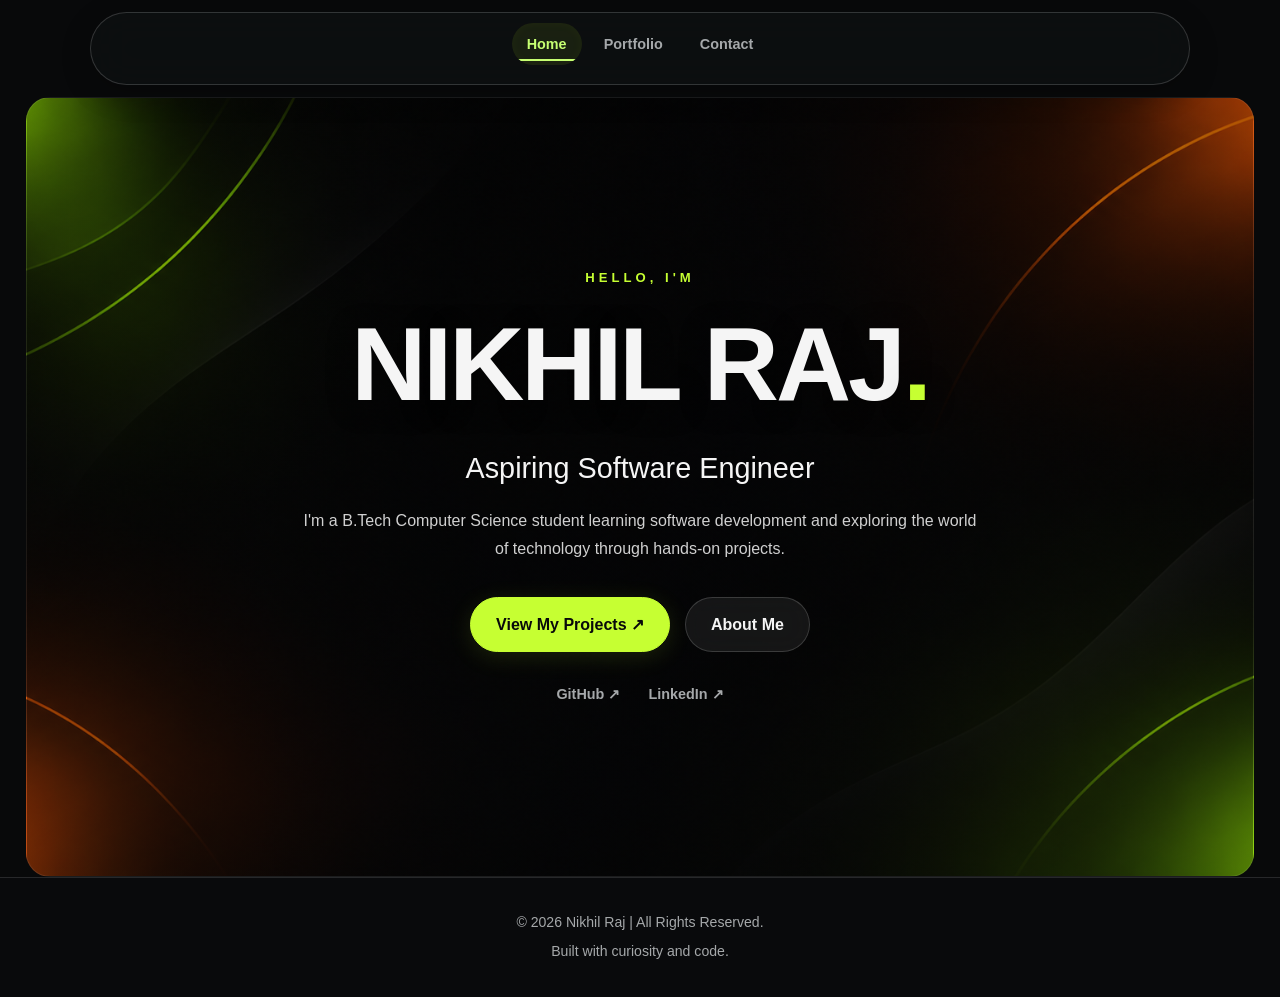
<file: index.html>
<!DOCTYPE html>
<html lang="en">

<head>
    <meta charset="UTF-8">

    <meta name="description"
        content="Nikhil Raj — B.Tech CSE student learning software development and building practical digital projects.">

    <meta name="viewport" content="width=device-width, initial-scale=1.0">

    <meta name="author" content="Nikhil Raj">

    <title>Nikhil Raj | Aspiring Software Engineer</title>

    <!-- Main Stylesheet -->
    <link rel="stylesheet" href="style.css">
</head>

<body class="home-page">

    <!-- Navigation -->
    <nav class="main-nav" aria-label="Main navigation">

        <ul>
            <li>
                <a href="index.html" class="active">Home</a>
            </li>

            <li>
                <a href="portfolio.html">Portfolio</a>
            </li>

            <li>
                <a href="portfolio.html#contact">Contact</a>
            </li>
        </ul>

    </nav>


    <!-- Main Hero Section -->
    <main>

        <section class="hero">

            <p class="hero-label">HELLO, I'M</p>

            <h1>
                NIKHIL RAJ<span>.</span>
            </h1>

            <h2>Aspiring Software Engineer</h2>

            <p class="hero-description">
                I'm a B.Tech Computer Science student learning
                software development and exploring the world of
                technology through hands-on projects.
            </p>


            <!-- Main Actions -->
            <div class="hero-actions">

                <a href="portfolio.html#projects" class="primary-btn">
                    View My Projects ↗
                </a>

                <a href="portfolio.html#about" class="secondary-btn">
                    About Me
                </a>

            </div>


            <!-- Social Links -->
            <div class="hero-socials">

                <a href="https://github.com/nrx86" target="_blank" rel="noopener noreferrer">
                    GitHub ↗
                </a>

                <a href="https://www.linkedin.com/in/nrx86" target="_blank" rel="noopener noreferrer">
                    LinkedIn ↗
                </a>

            </div>

        </section>

    </main>


    <!-- Footer -->
    <footer class="home-footer">

        <p>© 2026 Nikhil Raj | All Rights Reserved.</p>

        <p>Built with curiosity and code.</p>

    </footer>

</body>

</html>
</file>
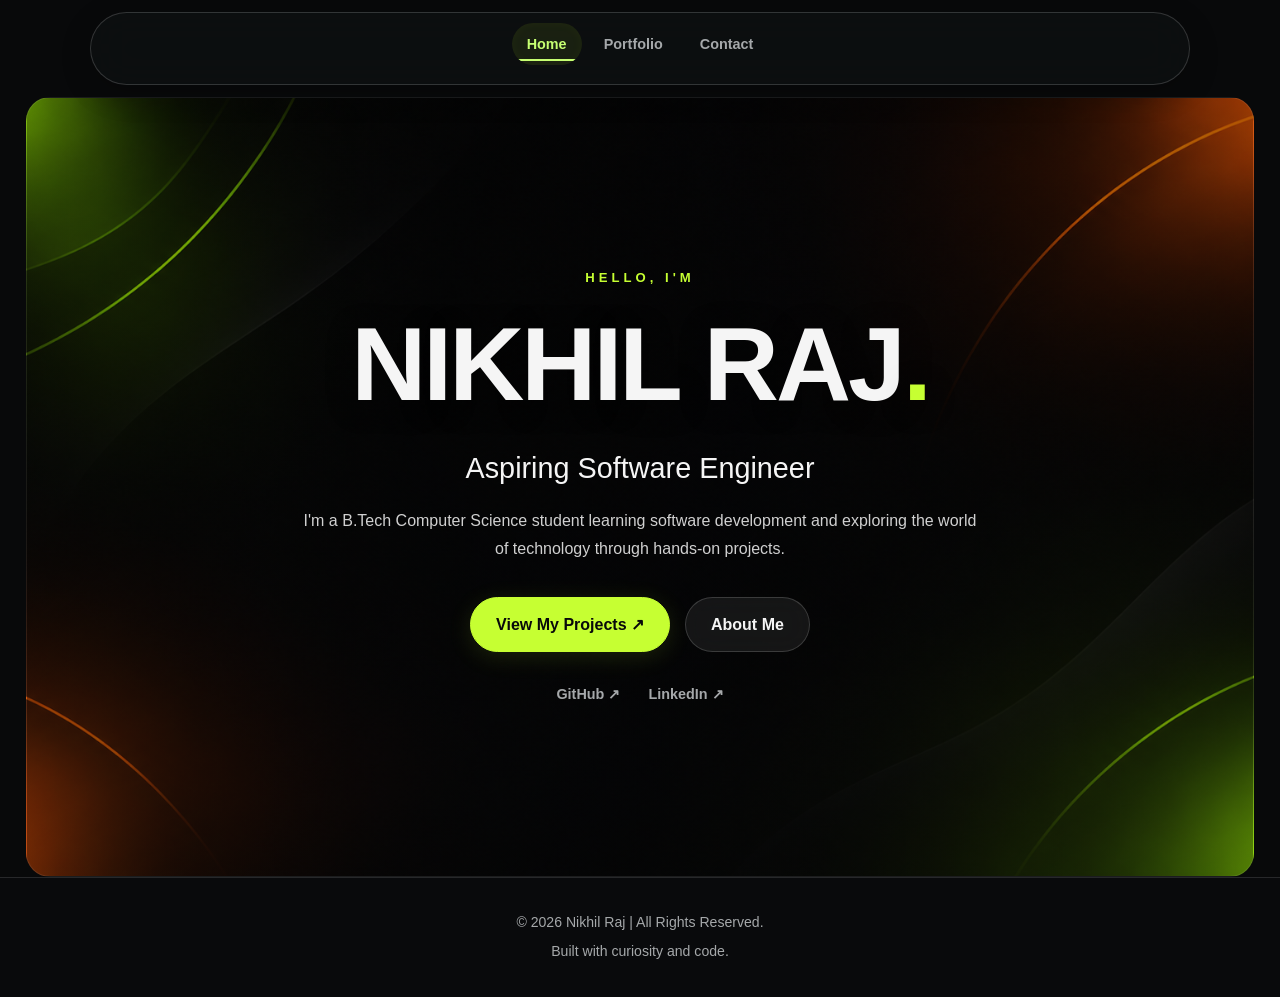
<file: Brahmastra/index.html>
<!DOCTYPE html>
<html lang="en">

<head>
    <meta charset="UTF-8">

    <meta name="description"
        content="Nikhil Raj — B.Tech CSE student learning software development and building practical digital projects.">

    <meta name="viewport" content="width=device-width, initial-scale=1.0">

    <meta name="author" content="Nikhil Raj">

    <title>Nikhil Raj | Aspiring Software Engineer</title>

    <!-- Main Stylesheet -->
    <link rel="stylesheet" href="style.css">
</head>

<body class="home-page">

    <!-- Navigation -->
    <nav class="main-nav" aria-label="Main navigation">

        <ul>
            <li>
                <a href="index.html" class="active">Home</a>
            </li>

            <li>
                <a href="portfolio.html">Portfolio</a>
            </li>

            <li>
                <a href="portfolio.html#contact">Contact</a>
            </li>
        </ul>

    </nav>


    <!-- Main Hero Section -->
    <main>

        <section class="hero">

            <p class="hero-label">HELLO, I'M</p>

            <h1>
                NIKHIL RAJ<span>.</span>
            </h1>

            <h2>Aspiring Software Engineer</h2>

            <p class="hero-description">
                I'm a B.Tech Computer Science student learning
                software development and exploring the world of
                technology through hands-on projects.
            </p>


            <!-- Main Actions -->
            <div class="hero-actions">

                <a href="portfolio.html#projects" class="primary-btn">
                    View My Projects ↗
                </a>

                <a href="portfolio.html#about" class="secondary-btn">
                    About Me
                </a>

            </div>


            <!-- Social Links -->
            <div class="hero-socials">

                <a href="https://github.com/nrx86"
                   target="_blank"
                   rel="noopener noreferrer">
                    GitHub ↗
                </a>

                <a href="https://www.linkedin.com/in/nrx86"
                   target="_blank"
                   rel="noopener noreferrer">
                    LinkedIn ↗
                </a>

            </div>

        </section>

    </main>


    <!-- Footer -->
    <footer class="home-footer">

        <p>© 2026 Nikhil Raj | All Rights Reserved.</p>

        <p>Built with curiosity and code.</p>

    </footer>

</body>

</html>
</file>
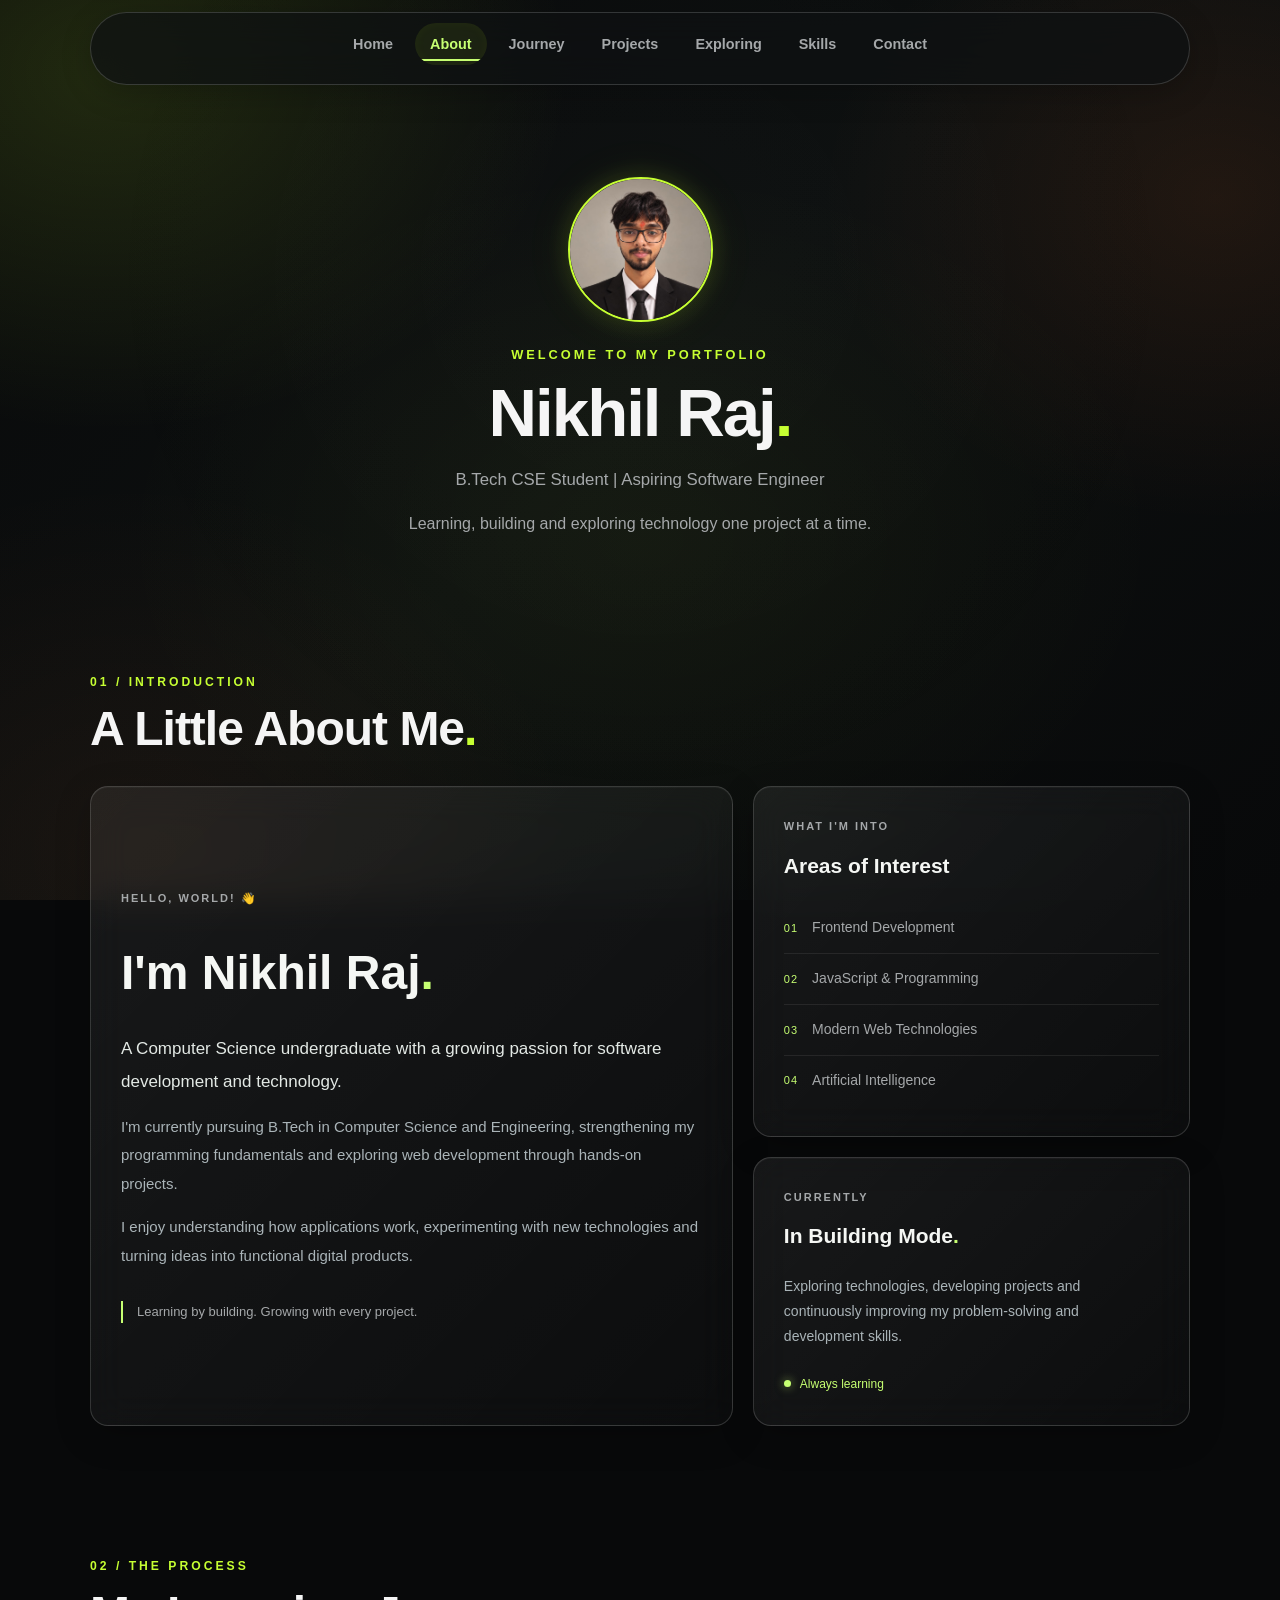
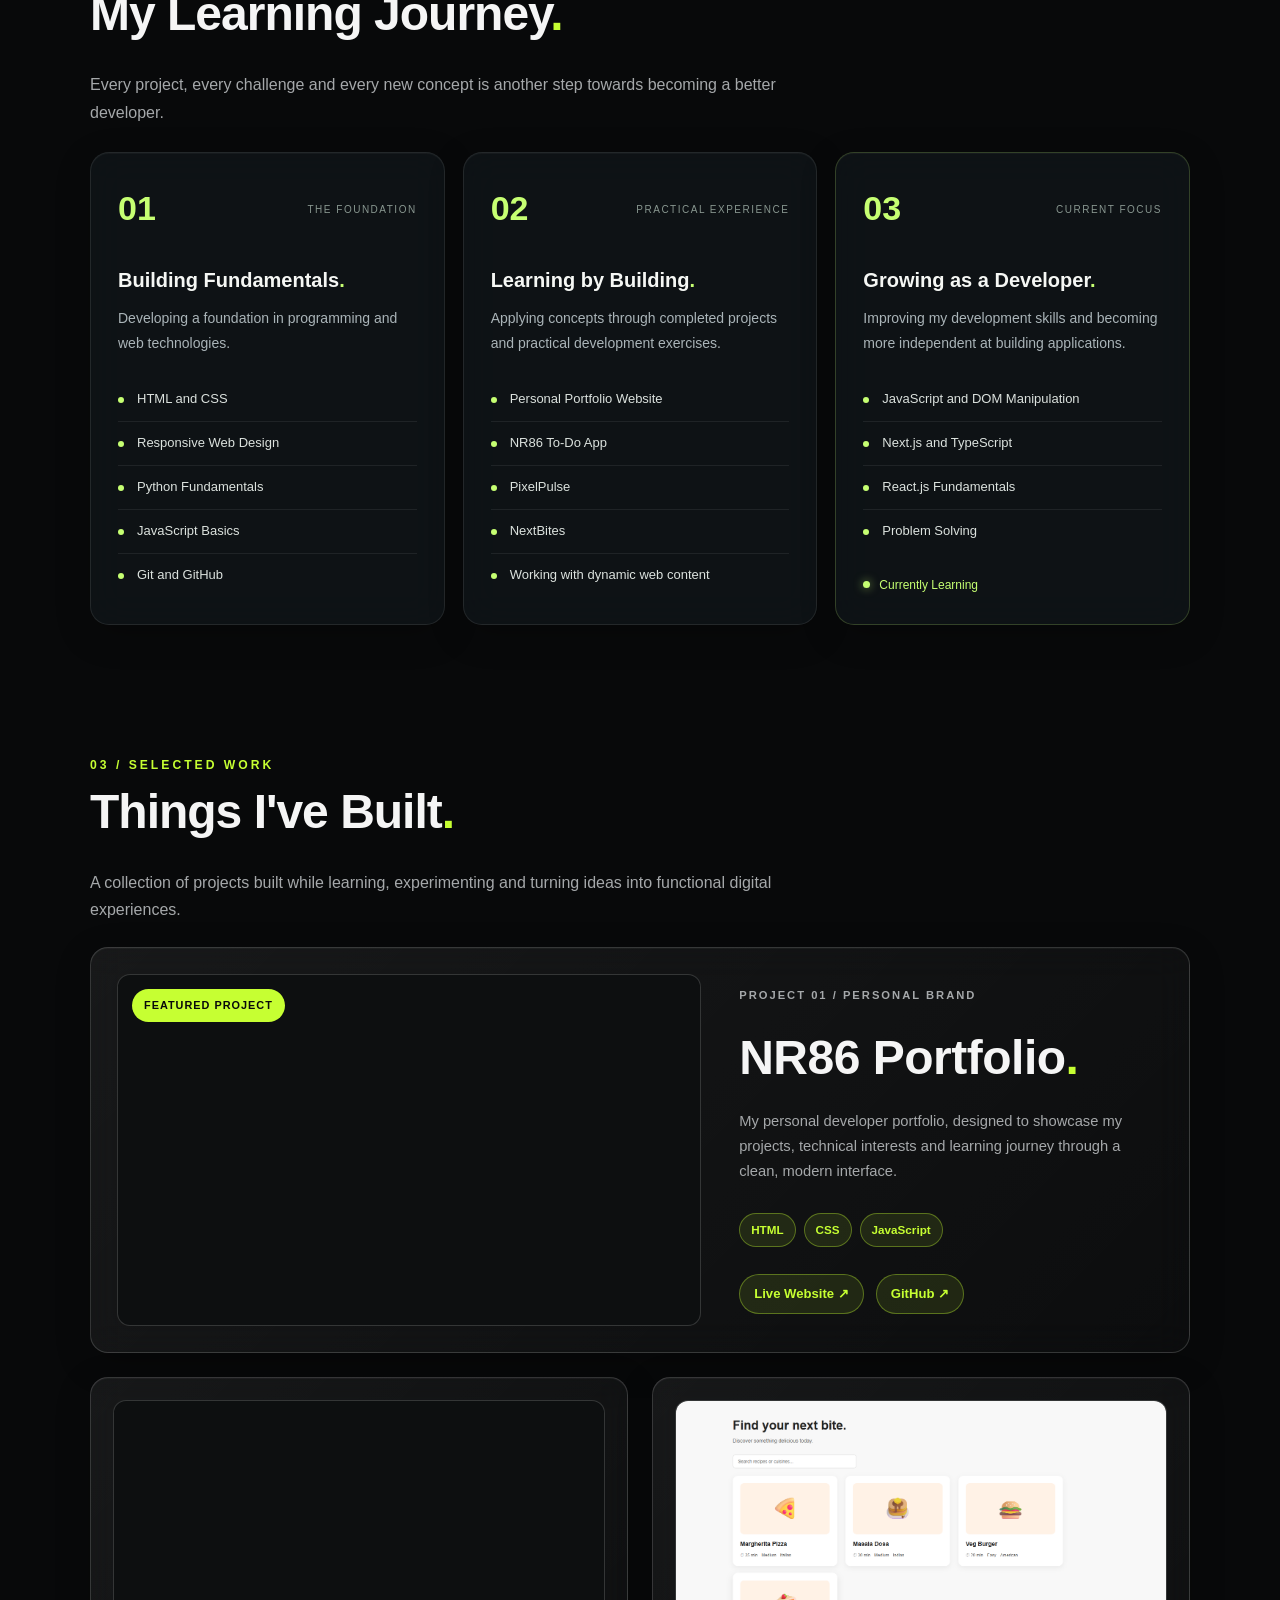
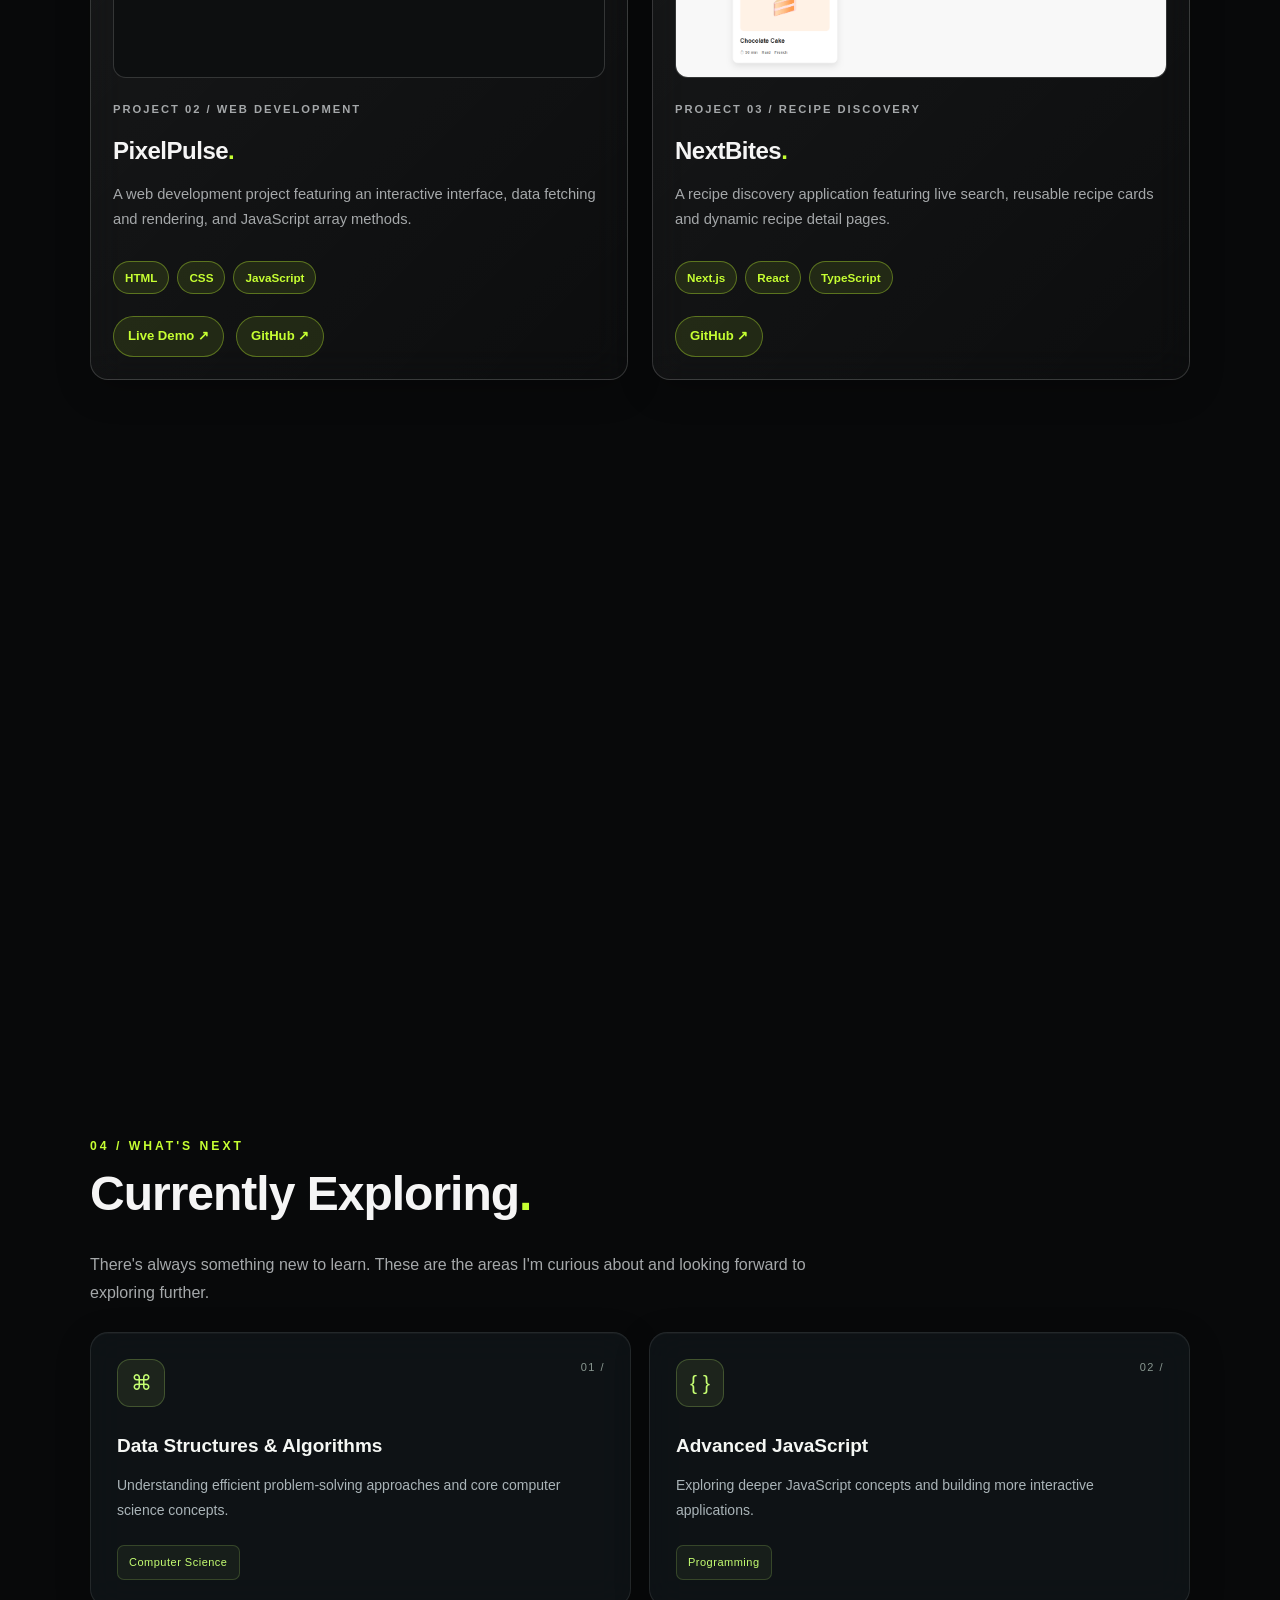
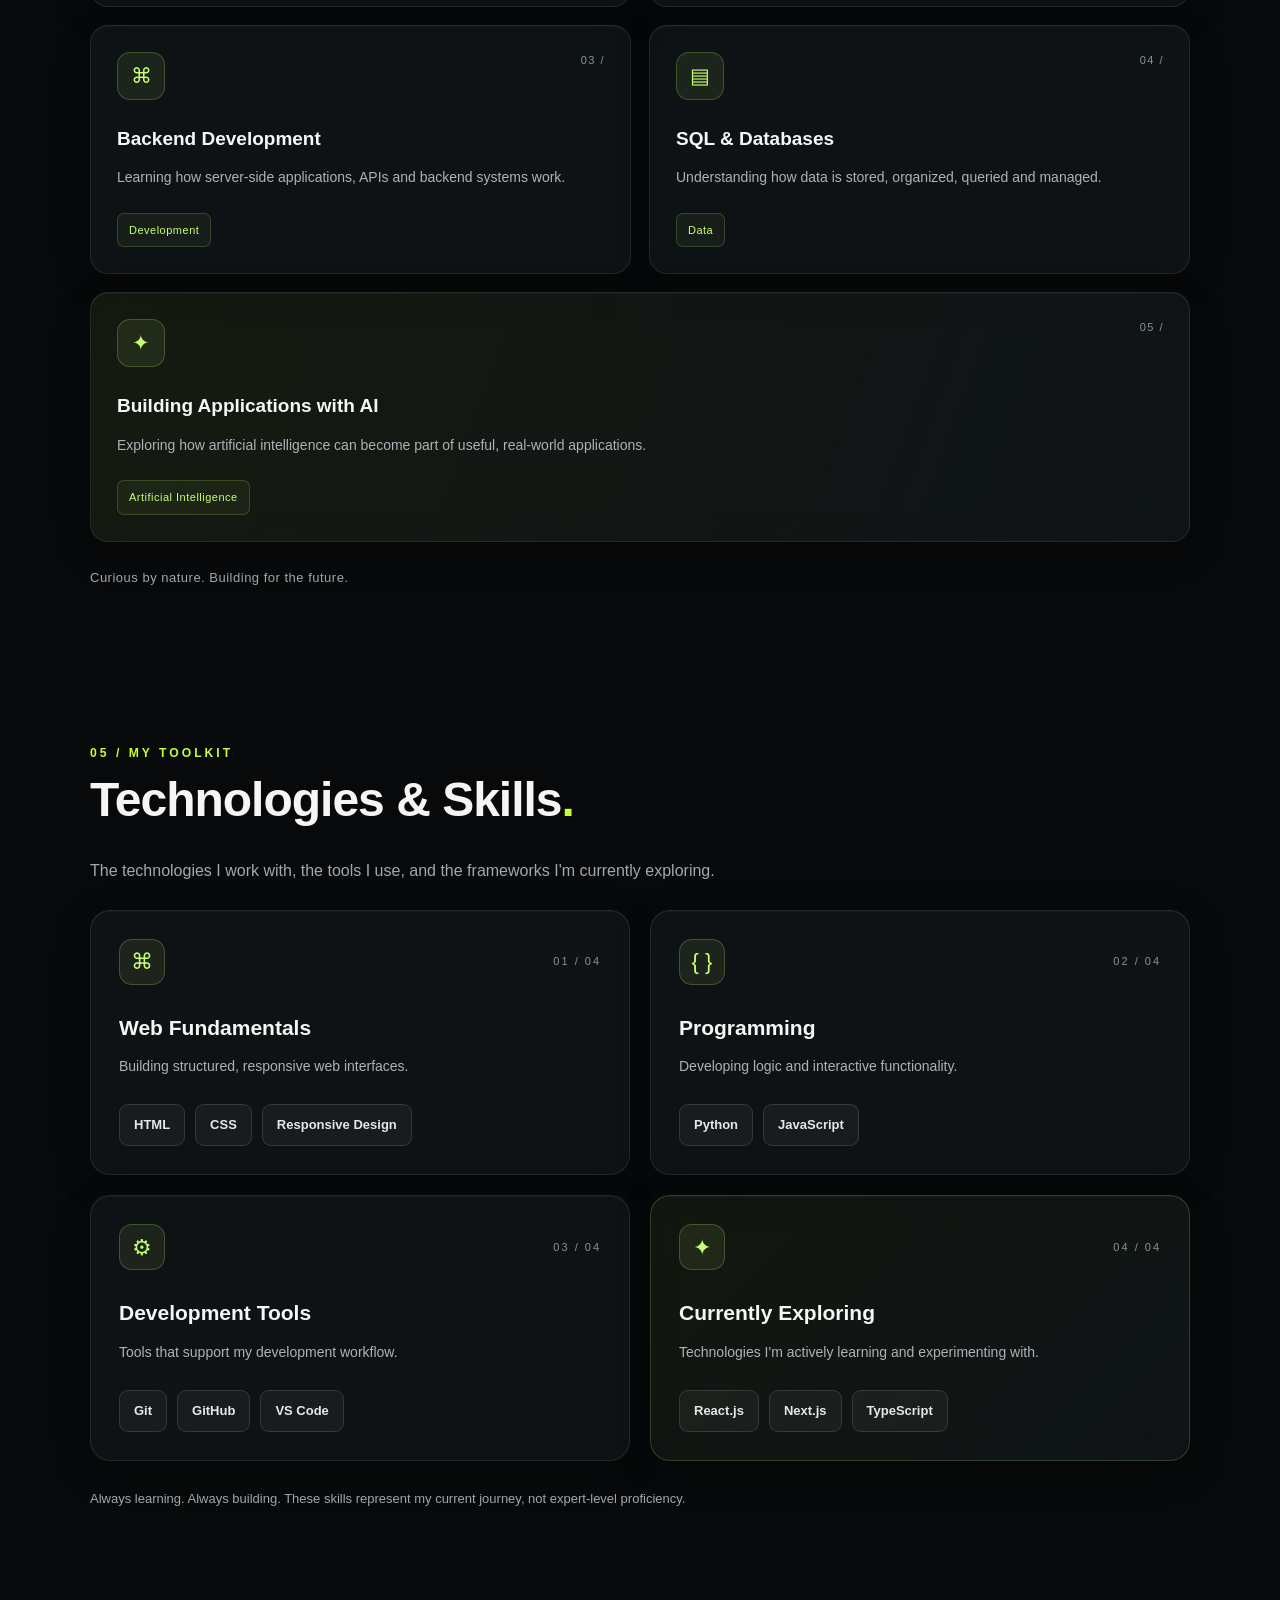
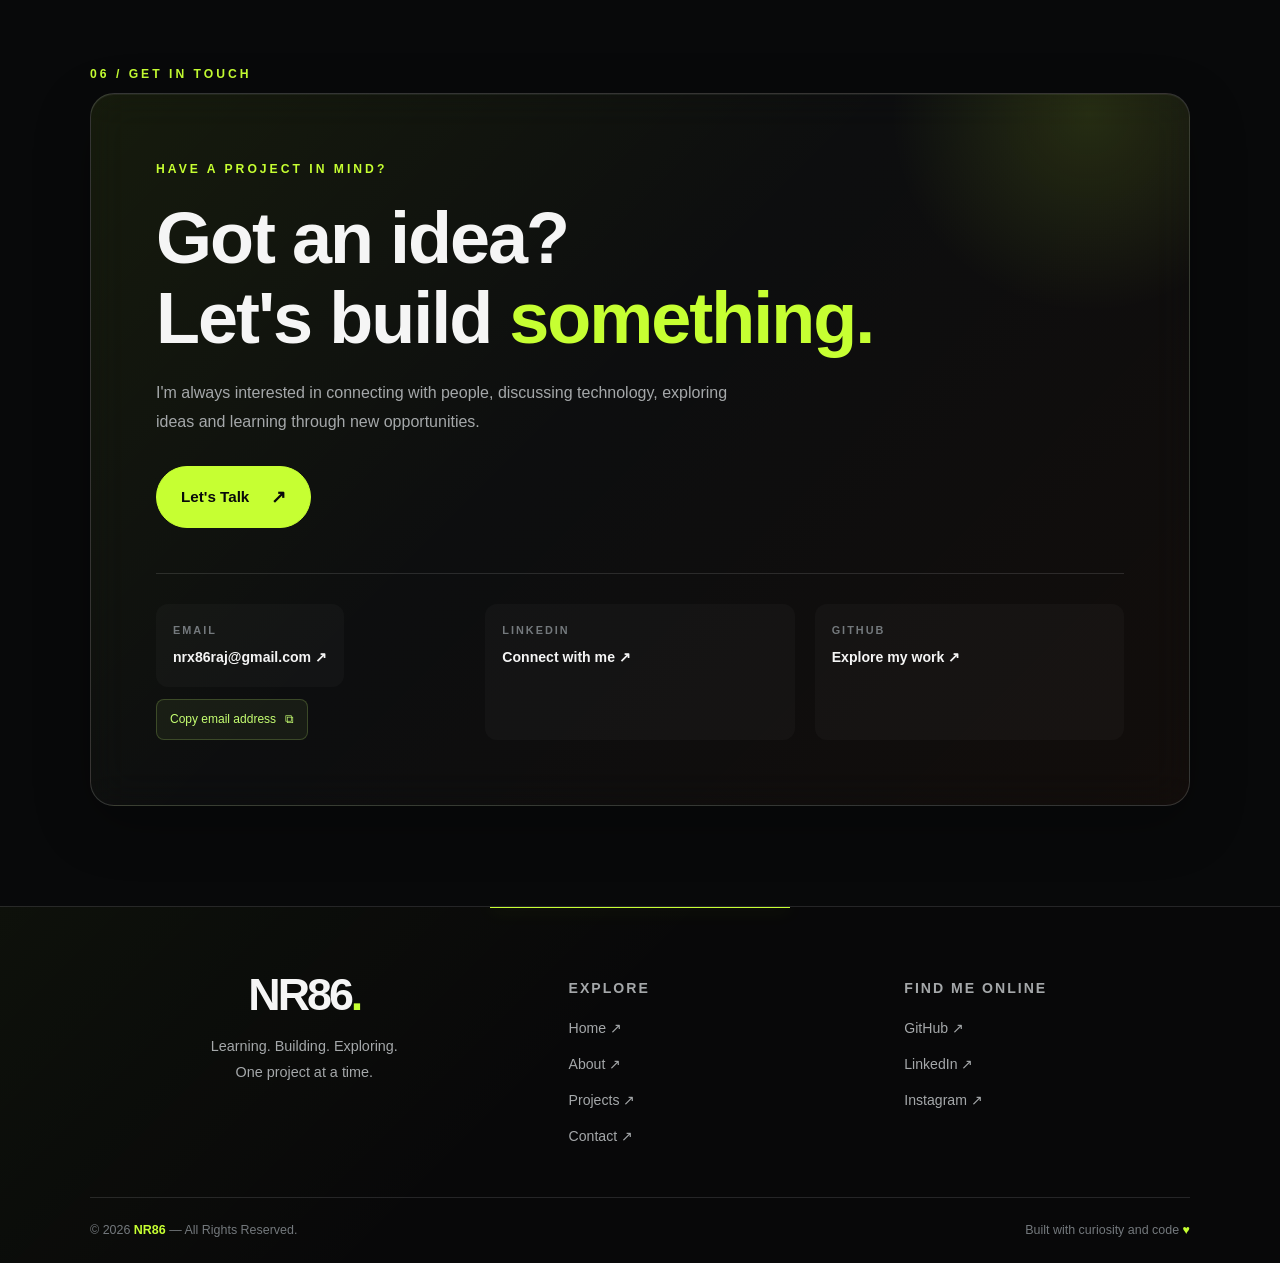
<file: portfolio.html>
<!DOCTYPE html>
<html lang="en">

<head>
  <meta charset="UTF-8">

  <meta name="viewport" content="width=device-width, initial-scale=1.0">

  <!-- SEO -->
  <title>Nikhil Raj | Developer Portfolio — NR86</title>

  <meta name="description"
    content="Explore Nikhil Raj's developer portfolio, featuring web development projects, Next.js applications, JavaScript experiments and his software development journey.">

  <meta name="author" content="Nikhil Raj">

  <meta name="robots" content="index, follow">

  <meta name="theme-color" content="#08090A">

  <!-- Open Graph: Social Sharing -->
  <meta property="og:type" content="website">

  <meta property="og:title" content="Nikhil Raj | Developer Portfolio">

  <meta property="og:description"
    content="Learning, building and exploring technology through practical projects. Explore the work of NR86.">

  <meta property="og:url" content="https://nrx86.github.io/NR86-portfolio/">

  <!-- Twitter / X Sharing -->
  <meta name="twitter:card" content="summary_large_image">

  <meta name="twitter:title" content="Nikhil Raj | Developer Portfolio">

  <meta name="twitter:description" content="Explore my projects and journey in software development.">

  <!-- Stylesheet -->
  <link rel="stylesheet" href="style.css">

</head>


<body class="portfolio-page">

  <!-- SCROLL PROGRESS INDICATOR -->
  <div class="scroll-progress">
    <div class="scroll-progress-bar" id="scrollProgressBar"></div>
  </div>

  <!-- Navigation -->
  <nav class="main-nav" aria-label="Main navigation">

    <ul>
      <li><a href="index.html">Home</a></li>
      <li><a href="#about" class="active">About</a></li>
      <li><a href="#journey">Journey</a></li>
      <li><a href="#projects">Projects</a></li>
      <li><a href="#exploring">Exploring</a></li>
      <li><a href="#skills">Skills</a></li>
      <li><a href="#contact">Contact</a></li>
    </ul>

  </nav>


  <!-- Profile Header -->
  <header class="profile-header">

    <img src="Images/PFP.jpeg" alt="Portrait of Nikhil Raj">

    <p class="eyebrow">WELCOME TO MY PORTFOLIO</p>

    <h1>Nikhil Raj<span>.</span></h1>

    <p class="profile-subtitle">
      B.Tech CSE Student | Aspiring Software Engineer
    </p>

    <p>
      Learning, building and exploring technology
      one project at a time.
    </p>

  </header>


  <main>

    <!-- =========================================
       ABOUT — PERSONAL INTRODUCTION
  ========================================= -->

    <section id="about" class="content-section about-section">

      <p class="section-label">01 / INTRODUCTION</p>

      <h2>A Little About Me<span>.</span></h2>

      <div class="about-layout">

        <!-- LEFT: INTRODUCTION -->

        <div class="card about-main">

          <p class="about-greeting">HELLO, WORLD! 👋</p>

          <h3>
            I'm Nikhil Raj<span>.</span>
          </h3>

          <p class="about-description">
            A Computer Science undergraduate with a growing
            passion for software development and technology.
          </p>

          <p>
            I'm currently pursuing B.Tech in Computer Science
            and Engineering, strengthening my programming
            fundamentals and exploring web development
            through hands-on projects.
          </p>

          <p>
            I enjoy understanding how applications work,
            experimenting with new technologies and turning
            ideas into functional digital products.
          </p>

          <p class="about-signature">
            Learning by building. Growing with every project.
          </p>

        </div>


        <!-- RIGHT: INTERESTS -->

        <div class="about-side">

          <div class="card about-focus">

            <p class="about-card-label">WHAT I'M INTO</p>

            <h3>Areas of Interest</h3>

            <ul class="about-interest-list">
              <li>
                <span>01</span>
                <p>Frontend Development</p>
              </li>

              <li>
                <span>02</span>
                <p>JavaScript & Programming</p>
              </li>

              <li>
                <span>03</span>
                <p>Modern Web Technologies</p>
              </li>

              <li>
                <span>04</span>
                <p>Artificial Intelligence</p>
              </li>
            </ul>

          </div>


          <div class="card about-currently">

            <p class="about-card-label">CURRENTLY</p>

            <h3>In Building Mode<span>.</span></h3>

            <p>
              Exploring technologies, developing projects
              and continuously improving my problem-solving
              and development skills.
            </p>

            <span class="about-status">
              <span class="status-dot"></span>
              Always learning
            </span>

          </div>

        </div>

      </div>

    </section>


    <!-- =========================================
         LEARNING JOURNEY — DEVELOPER TIMELINE
    ========================================= -->

    <section id="journey" class="content-section journey-section">

      <p class="section-label">02 / THE PROCESS</p>

      <h2>My Learning Journey<span>.</span></h2>

      <p class="journey-intro">
        Every project, every challenge and every new concept
        is another step towards becoming a better developer.
      </p>

      <div class="journey-timeline">

        <!-- STAGE 01 -->

        <article class="card journey-stage">

          <div class="journey-stage-header">
            <span class="journey-stage-number">01</span>
            <span class="journey-stage-label">THE FOUNDATION</span>
          </div>

          <h3>Building Fundamentals<span>.</span></h3>

          <p>
            Developing a foundation in programming
            and web technologies.
          </p>

          <ul>
            <li>HTML and CSS</li>
            <li>Responsive Web Design</li>
            <li>Python Fundamentals</li>
            <li>JavaScript Basics</li>
            <li>Git and GitHub</li>
          </ul>

        </article>


        <!-- STAGE 02 -->

        <article class="card journey-stage">

          <div class="journey-stage-header">
            <span class="journey-stage-number">02</span>
            <span class="journey-stage-label">PRACTICAL EXPERIENCE</span>
          </div>

          <h3>Learning by Building<span>.</span></h3>

          <p>
            Applying concepts through completed
            projects and practical development exercises.
          </p>

          <ul>
            <li>Personal Portfolio Website</li>
            <li>NR86 To-Do App</li>
            <li>PixelPulse</li>
            <li>NextBites</li>
            <li>Working with dynamic web content</li>
          </ul>

        </article>


        <!-- STAGE 03 -->

        <article class="card journey-stage journey-current">

          <div class="journey-stage-header">
            <span class="journey-stage-number">03</span>
            <span class="journey-stage-label">CURRENT FOCUS</span>
          </div>

          <h3>Growing as a Developer<span>.</span></h3>

          <p>
            Improving my development skills and
            becoming more independent at building
            applications.
          </p>

          <ul>
            <li>JavaScript and DOM Manipulation</li>
            <li>Next.js and TypeScript</li>
            <li>React.js Fundamentals</li>
            <li>Problem Solving</li>
          </ul>

          <span class="journey-active-status">
            <span class="status-dot"></span>
            Currently Learning
          </span>

        </article>

      </div>

    </section>

    <!-- =====================================================
       PROJECTS — PREMIUM SHOWCASE
  ===================================================== -->

    <section id="projects" class="content-section projects-section">

      <p class="section-label">03 / SELECTED WORK</p>

      <h2>Things I've Built<span>.</span></h2>

      <p class="projects-intro">
        A collection of projects built while learning,
        experimenting and turning ideas into functional
        digital experiences.
      </p>

      <div class="project-grid">

        <!-- PROJECT 01 — NR86 PORTFOLIO -->

        <article class="card project-card featured-project">

          <div class="project-preview">

            <img src="Images/NR86-Portfolio.png" alt="Screenshot of the NR86 personal developer portfolio"
              class="project-image" loading="lazy" decoding="async">

            <span class="preview-tag">FEATURED PROJECT</span>

          </div>

          <div class="project-content">

            <p class="project-number">PROJECT 01 / PERSONAL BRAND</p>

            <h3>NR86 Portfolio<span>.</span></h3>

            <p>
              My personal developer portfolio, designed to showcase
              my projects, technical interests and learning journey
              through a clean, modern interface.
            </p>

            <div class="project-tech">
              <span>HTML</span>
              <span>CSS</span>
              <span>JavaScript</span>
            </div>

            <div class="project-links">

              <a href="https://nrx86.github.io/NR86-portfolio/" target="_blank" rel="noopener noreferrer">
                Live Website ↗
              </a>

              <a href="https://github.com/nrx86/NR86-portfolio" target="_blank" rel="noopener noreferrer">
                GitHub ↗
              </a>

            </div>

          </div>

        </article>


        <!-- PROJECT 02 — PIXELPULSE -->

        <article class="card project-card">

          <div class="project-preview">

            <img src="Images/LensLab.png" alt="Screenshot of the PixelPulse web application" class="project-image"
              loading="lazy" decoding="async">

          </div>

          <div class="project-content">

            <p class="project-number">PROJECT 02 / WEB DEVELOPMENT</p>

            <h3>PixelPulse<span>.</span></h3>

            <p>
              A web development project featuring an interactive
              interface, data fetching and rendering, and
              JavaScript array methods.
            </p>

            <div class="project-tech">
              <span>HTML</span>
              <span>CSS</span>
              <span>JavaScript</span>
            </div>

            <div class="project-links">

              <a href="https://nrx86.github.io/PixelPulse/" target="_blank" rel="noopener noreferrer">
                Live Demo ↗
              </a>

              <a href="https://github.com/nrx86/PixelPulse" target="_blank" rel="noopener noreferrer">
                GitHub ↗
              </a>

            </div>

          </div>

        </article>


        <!-- PROJECT 03 — NEXTBITES -->

        <article class="card project-card">

          <div class="project-preview">

            <img src="Images/Nextbites.png" alt="Screenshot of the NextBites recipe discovery application"
              class="project-image" loading="lazy" decoding="async">

          </div>

          <div class="project-content">

            <p class="project-number">PROJECT 03 / RECIPE DISCOVERY</p>

            <h3>NextBites<span>.</span></h3>

            <p>
              A recipe discovery application featuring live search,
              reusable recipe cards and dynamic recipe detail pages.
            </p>

            <div class="project-tech">
              <span>Next.js</span>
              <span>React</span>
              <span>TypeScript</span>
            </div>

            <div class="project-links">

              <a href="https://github.com/nrx86/nextbites" target="_blank" rel="noopener noreferrer">
                GitHub ↗
              </a>

            </div>

          </div>

        </article>


        <!-- PROJECT 04 — NR86 TO-DO APP -->

        <article class="card project-card">

          <div class="project-preview">

            <img src="Images/To-Do App.png" alt="Screenshot of the NR86 To-Do application" class="project-image"
              loading="lazy" decoding="async">

          </div>

          <div class="project-content">

            <p class="project-number">PROJECT 04 / PRODUCTIVITY</p>

            <h3>NR86 To-Do App<span>.</span></h3>

            <p>
              A simple and interactive task management application
              that allows users to add tasks, mark them as completed
              and delete them.
            </p>

            <div class="project-tech">
              <span>HTML</span>
              <span>CSS</span>
              <span>JavaScript</span>
            </div>

            <div class="project-links">

              <a href="https://nr86-todo.netlify.app/" target="_blank" rel="noopener noreferrer">
                Live Demo ↗
              </a>

              <a href="https://github.com/nrx86/To-Do-App" target="_blank" rel="noopener noreferrer">
                GitHub ↗
              </a>

            </div>

          </div>

        </article>

      </div>

    </section>


    <!-- =========================================
         EXPLORING — FUTURE ROADMAP
    ========================================= -->

    <section id="exploring" class="content-section exploring-section">

      <p class="section-label">04 / WHAT'S NEXT</p>

      <h2>Currently Exploring<span>.</span></h2>

      <p class="exploring-intro">
        There's always something new to learn.
        These are the areas I'm curious about and
        looking forward to exploring further.
      </p>

      <div class="exploring-grid">

        <!-- 01 -->

        <article class="card exploring-card">
          <span class="exploring-number">01 /</span>
          <div class="exploring-icon">⌘</div>
          <h3>Data Structures & Algorithms</h3>
          <p>Understanding efficient problem-solving approaches and core computer science concepts.</p>
          <span class="exploring-tag">Computer Science</span>
        </article>

        <!-- 02 -->

        <article class="card exploring-card">
          <span class="exploring-number">02 /</span>
          <div class="exploring-icon">{ }</div>
          <h3>Advanced JavaScript</h3>
          <p>Exploring deeper JavaScript concepts and building more interactive applications.</p>
          <span class="exploring-tag">Programming</span>
        </article>

        <!-- 03 -->

        <article class="card exploring-card">
          <span class="exploring-number">03 /</span>
          <div class="exploring-icon">⌘</div>
          <h3>Backend Development</h3>
          <p>Learning how server-side applications, APIs and backend systems work.</p>
          <span class="exploring-tag">Development</span>
        </article>

        <!-- 04 -->

        <article class="card exploring-card">
          <span class="exploring-number">04 /</span>
          <div class="exploring-icon">▤</div>
          <h3>SQL & Databases</h3>
          <p>Understanding how data is stored, organized, queried and managed.</p>
          <span class="exploring-tag">Data</span>
        </article>

        <!-- 05 -->

        <article class="card exploring-card exploring-featured">
          <span class="exploring-number">05 /</span>
          <div class="exploring-icon">✦</div>
          <h3>Building Applications with AI</h3>
          <p>Exploring how artificial intelligence can become part of useful, real-world applications.</p>
          <span class="exploring-tag">Artificial Intelligence</span>
        </article>

      </div>

      <p class="exploring-footer">
        Curious by nature. Building for the future.
      </p>

    </section>


    <!-- =========================================
         SKILLS — PREMIUM TOOLKIT
    ========================================= -->

    <section id="skills" class="content-section skills-section">

      <p class="section-label">05 / MY TOOLKIT</p>

      <h2>Technologies & Skills<span>.</span></h2>

      <p class="skills-intro">
        The technologies I work with, the tools I use,
        and the frameworks I'm currently exploring.
      </p>

      <div class="skills-grid">

        <!-- WEB FUNDAMENTALS -->

        <article class="card skill-category">

          <div class="skill-category-header">
            <span class="skill-category-icon" aria-hidden="true">⌘</span>
            <span class="skill-category-number">01 / 04</span>
          </div>

          <h3>Web Fundamentals</h3>

          <p>Building structured, responsive web interfaces.</p>

          <div class="skills">
            <span class="skill">HTML</span>
            <span class="skill">CSS</span>
            <span class="skill">Responsive Design</span>
          </div>

        </article>

        <!-- PROGRAMMING -->

        <article class="card skill-category">

          <div class="skill-category-header">
            <span class="skill-category-icon" aria-hidden="true">{ }</span>
            <span class="skill-category-number">02 / 04</span>
          </div>

          <h3>Programming</h3>

          <p>Developing logic and interactive functionality.</p>

          <div class="skills">
            <span class="skill">Python</span>
            <span class="skill">JavaScript</span>
          </div>

        </article>

        <!-- DEVELOPMENT TOOLS -->

        <article class="card skill-category">

          <div class="skill-category-header">
            <span class="skill-category-icon" aria-hidden="true">⚙</span>
            <span class="skill-category-number">03 / 04</span>
          </div>

          <h3>Development Tools</h3>

          <p>Tools that support my development workflow.</p>

          <div class="skills">
            <span class="skill">Git</span>
            <span class="skill">GitHub</span>
            <span class="skill">VS Code</span>
          </div>

        </article>

        <!-- CURRENTLY EXPLORING -->

        <article class="card skill-category exploring-category">

          <div class="skill-category-header">
            <span class="skill-category-icon" aria-hidden="true">✦</span>
            <span class="skill-category-number">04 / 04</span>
          </div>

          <h3>Currently Exploring</h3>

          <p>Technologies I'm actively learning and experimenting with.</p>

          <div class="skills">
            <span class="skill">React.js</span>
            <span class="skill">Next.js</span>
            <span class="skill">TypeScript</span>
          </div>

        </article>

      </div>

      <p class="skills-note">
        Always learning. Always building.
        These skills represent my current journey,
        not expert-level proficiency.
      </p>

    </section>

    <!-- =====================================================
     CONTACT — PREMIUM CLOSING SECTION
===================================================== -->

    <section id="contact" class="content-section contact-section">

      <p class="section-label">06 / GET IN TOUCH</p>

      <div class="contact-panel">

        <!-- MAIN CONTENT -->

        <div class="contact-content">

          <p class="contact-eyebrow">HAVE A PROJECT IN MIND?</p>

          <h2>
            Got an idea?<br>
            Let's build <span>something.</span>
          </h2>

          <p class="contact-description">
            I'm always interested in connecting with people,
            discussing technology, exploring ideas and learning
            through new opportunities.
          </p>

          <a href="mailto:nrx86raj@gmail.com?subject=Let's%20Connect" class="contact-cta">
            Let's Talk <span>↗</span>
          </a>

        </div>


        <div class="contact-divider"></div>


        <!-- SOCIAL LINKS -->

        <div class="contact-socials">

          <!-- EMAIL -->

          <div class="contact-social-item">

            <a href="mailto:nrx86raj@gmail.com" class="contact-social-link">
              <span class="social-label">EMAIL</span>
              <span class="social-value">nrx86raj@gmail.com ↗</span>
            </a>

            <button type="button" class="copy-email-btn" id="copyEmailBtn">
              Copy email address <span>⧉</span>
            </button>

          </div>


          <!-- LINKEDIN -->

          <a href="https://www.linkedin.com/in/nrx86" target="_blank" rel="noopener noreferrer"
            class="contact-social-link">
            <span class="social-label">LINKEDIN</span>
            <span class="social-value">Connect with me ↗</span>
          </a>


          <!-- GITHUB -->

          <a href="https://github.com/nrx86" target="_blank" rel="noopener noreferrer" class="contact-social-link">
            <span class="social-label">GITHUB</span>
            <span class="social-value">Explore my work ↗</span>
          </a>

        </div>

      </div>

    </section>


  </main>


  <!-- =====================================================
       NR86 — SIGNATURE FOOTER
  ===================================================== -->

  <footer class="portfolio-footer">

    <div class="footer-main">

      <!-- Brand -->
      <div class="footer-brand">

        <a href="index.html" class="footer-logo">
          NR86<span>.</span>
        </a>

        <p>
          Learning. Building. Exploring.<br>
          One project at a time.
        </p>

      </div>


      <!-- Quick Navigation -->
      <div class="footer-navigation">

        <p class="footer-heading">EXPLORE</p>

        <a href="index.html">Home ↗</a>
        <a href="#about">About ↗</a>
        <a href="#projects">Projects ↗</a>
        <a href="#contact">Contact ↗</a>

      </div>


      <!-- Social Links -->
      <div class="footer-social">

        <p class="footer-heading">FIND ME ONLINE</p>

        <a href="https://github.com/nrx86" target="_blank" rel="noopener noreferrer">
          GitHub ↗
        </a>

        <a href="https://www.linkedin.com/in/nrx86" target="_blank" rel="noopener noreferrer">
          LinkedIn ↗
        </a>

        <a href="https://www.instagram.com/nrx_86" target="_blank" rel="noopener noreferrer">
          Instagram ↗
        </a>

      </div>

    </div>


    <!-- Footer Bottom -->
    <div class="footer-bottom">

      <p>
        © 2026 <span>NR86</span> — All Rights Reserved.
      </p>

      <p>
        Built with curiosity and code <span>♥</span>
      </p>

    </div>

  </footer>


  <!-- Back To Top Button -->
  <button class="back-to-top" id="backToTop" type="button" aria-label="Back to top" title="Back to top">
    ↑
  </button>

  <!-- Active Navigation Script -->
  <script>

    const sections = document.querySelectorAll(
      "main section[id]"
    );

    const navLinks = document.querySelectorAll(
      '.main-nav a[href^="#"]'
    );


    function updateActiveLink() {

      let currentSection = sections[0]?.id || "";

      const scrollPosition = window.scrollY + 160;


      sections.forEach(section => {

        if (section.offsetTop <= scrollPosition) {
          currentSection = section.id;
        }

      });


      navLinks.forEach(link => {

        const isActive =
          link.getAttribute("href") === `#${currentSection}`;

        link.classList.toggle("active", isActive);

      });

    }


    window.addEventListener("scroll", updateActiveLink);

    window.addEventListener("load", updateActiveLink);

  </script>
  <!-- Scroll Reveal Animation -->
  <script>

    // Enable reveal animations
    document.body.classList.add("js-reveal-enabled");

    // Select elements to animate
    const revealElements = document.querySelectorAll(
      ".content-section, .project-card, .profile-header"
    );

    // Add reveal class
    revealElements.forEach(element => {
      element.classList.add("reveal");
    });

    // Check browser support
    if ("IntersectionObserver" in window) {

      const revealObserver = new IntersectionObserver(
        (entries, observer) => {

          entries.forEach(entry => {

            if (entry.isIntersecting) {

              entry.target.classList.add("is-visible");

              observer.unobserve(entry.target);

            }

          });

        },
        {
          threshold: 0.12,
          rootMargin: "0px 0px -40px 0px"
        }
      );

      revealElements.forEach(element => {
        revealObserver.observe(element);
      });

    } else {

      // Fallback for older browsers
      revealElements.forEach(element => {
        element.classList.add("is-visible");
      });

    }

  </script>

  <!-- Back To Top Functionality -->
  <script>

    const backToTopButton = document.getElementById("backToTop");

    // Show or hide button based on scroll position
    window.addEventListener("scroll", () => {

      if (window.scrollY > 400) {
        backToTopButton.classList.add("visible");
      } else {
        backToTopButton.classList.remove("visible");
      }

    }, { passive: true });


    // Scroll to the top when clicked
    backToTopButton.addEventListener("click", () => {

      const reduceMotion = window.matchMedia(
        "(prefers-reduced-motion: reduce)"
      ).matches;

      window.scrollTo({
        top: 0,
        behavior: reduceMotion ? "instant" : "smooth"
      });

    });


    // COPY EMAIL TO CLIPBOARD

    const copyEmailBtn = document.getElementById("copyEmailBtn");

    if (copyEmailBtn) {
      copyEmailBtn.addEventListener("click", async () => {

        try {
          await navigator.clipboard.writeText("nrx86raj@gmail.com");

          copyEmailBtn.innerHTML = "Email copied ✓";

          setTimeout(() => {
            copyEmailBtn.innerHTML =
              'Copy email address <span>⧉</span>';
          }, 2000);

        } catch (error) {
          copyEmailBtn.textContent = "Copy unavailable";
        }

      });
    }


    // SCROLL PROGRESS INDICATOR

    const progressBar = document.getElementById("scrollProgressBar");

    if (progressBar) {
      window.addEventListener("scroll", () => {
        const scrollableHeight =
          document.documentElement.scrollHeight - window.innerHeight;

        const progress =
          scrollableHeight > 0
            ? (window.scrollY / scrollableHeight) * 100
            : 0;

        progressBar.style.width = `${progress}%`;
      }, { passive: true });
    }


  </script>


</body>

</html>
</file>
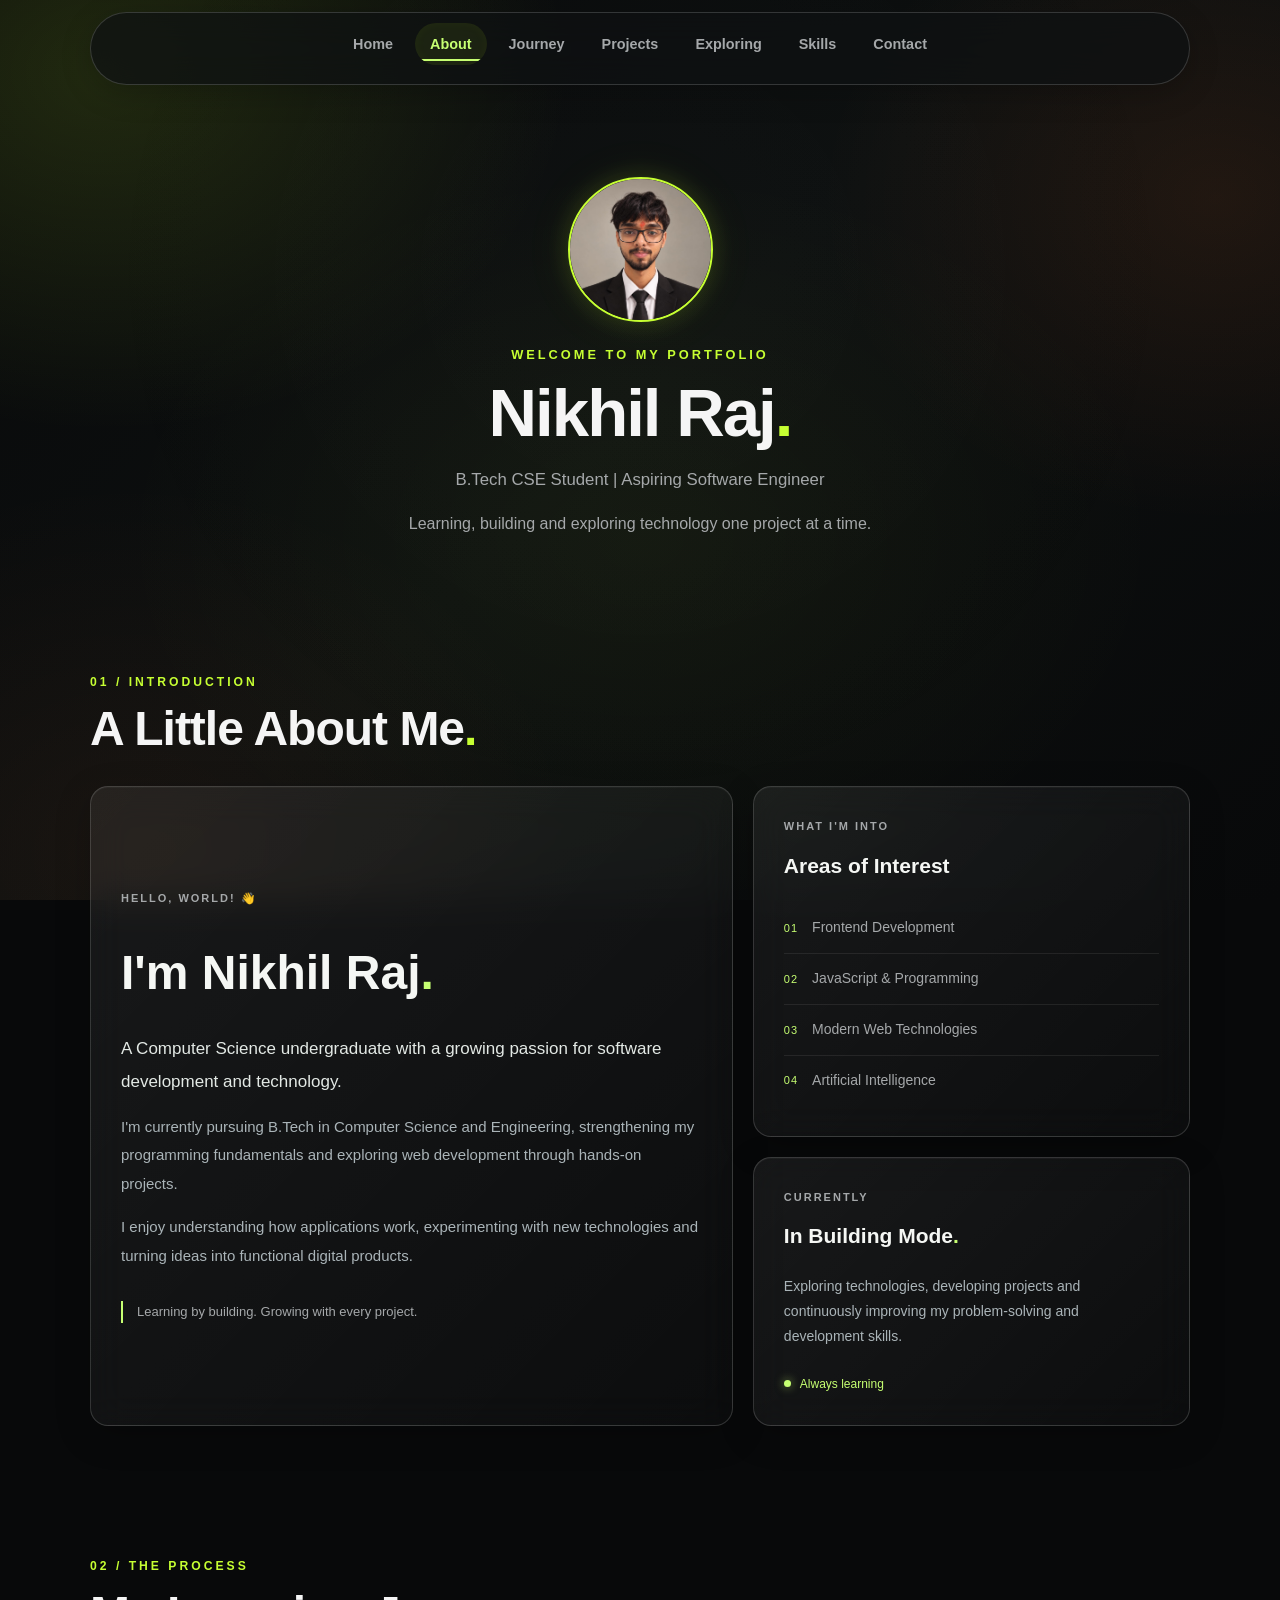
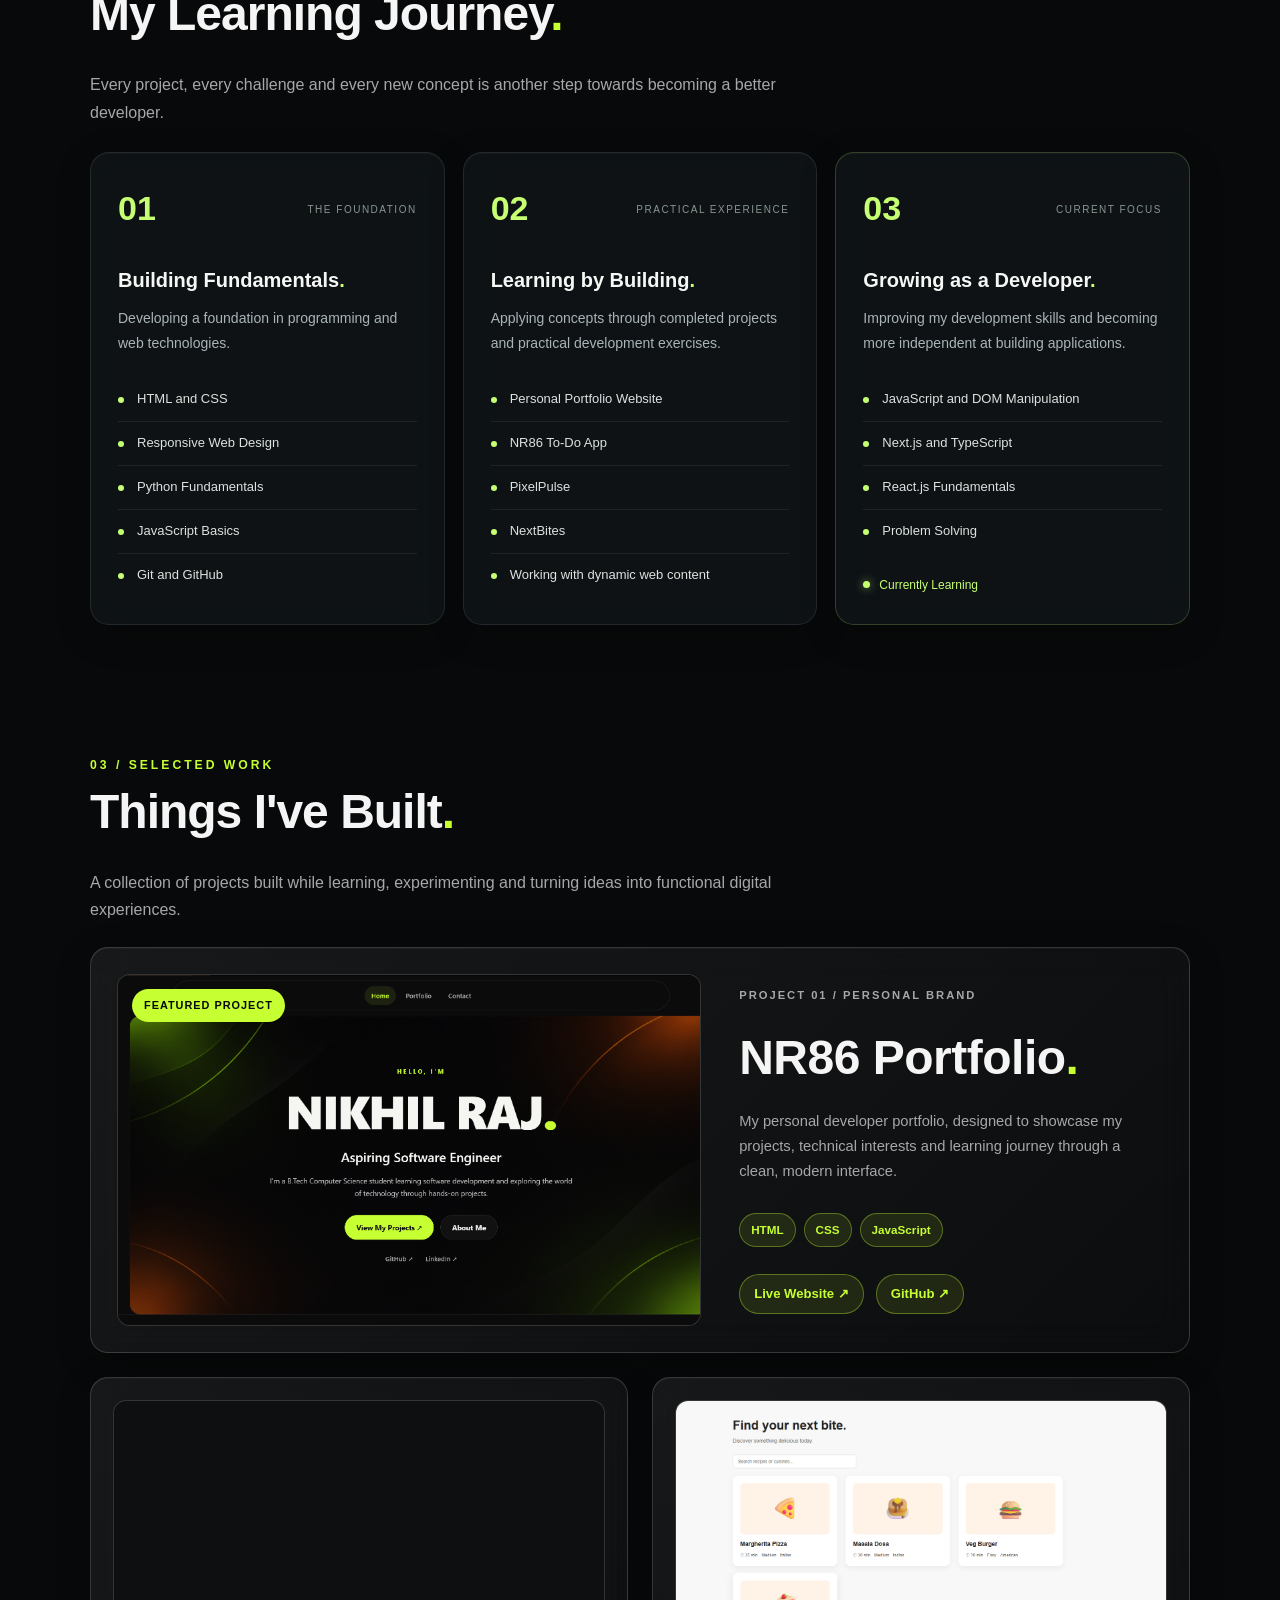
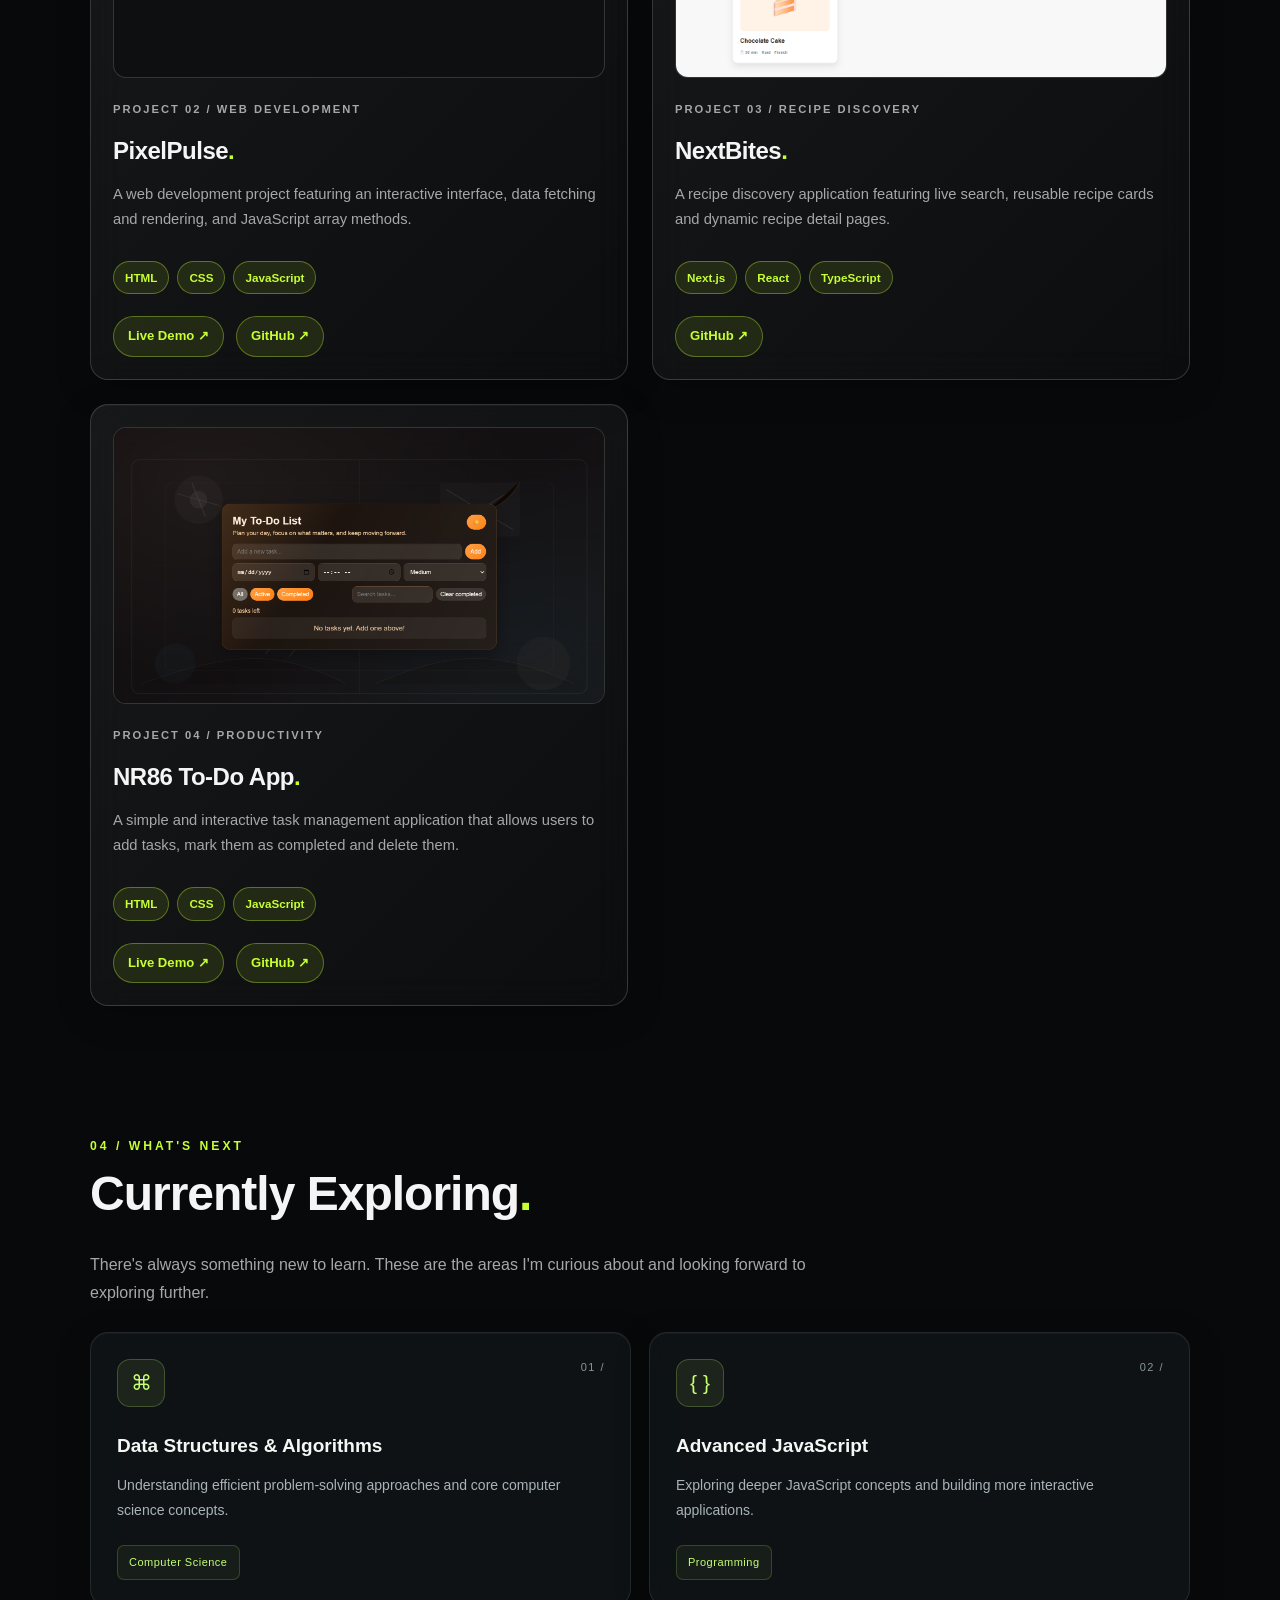
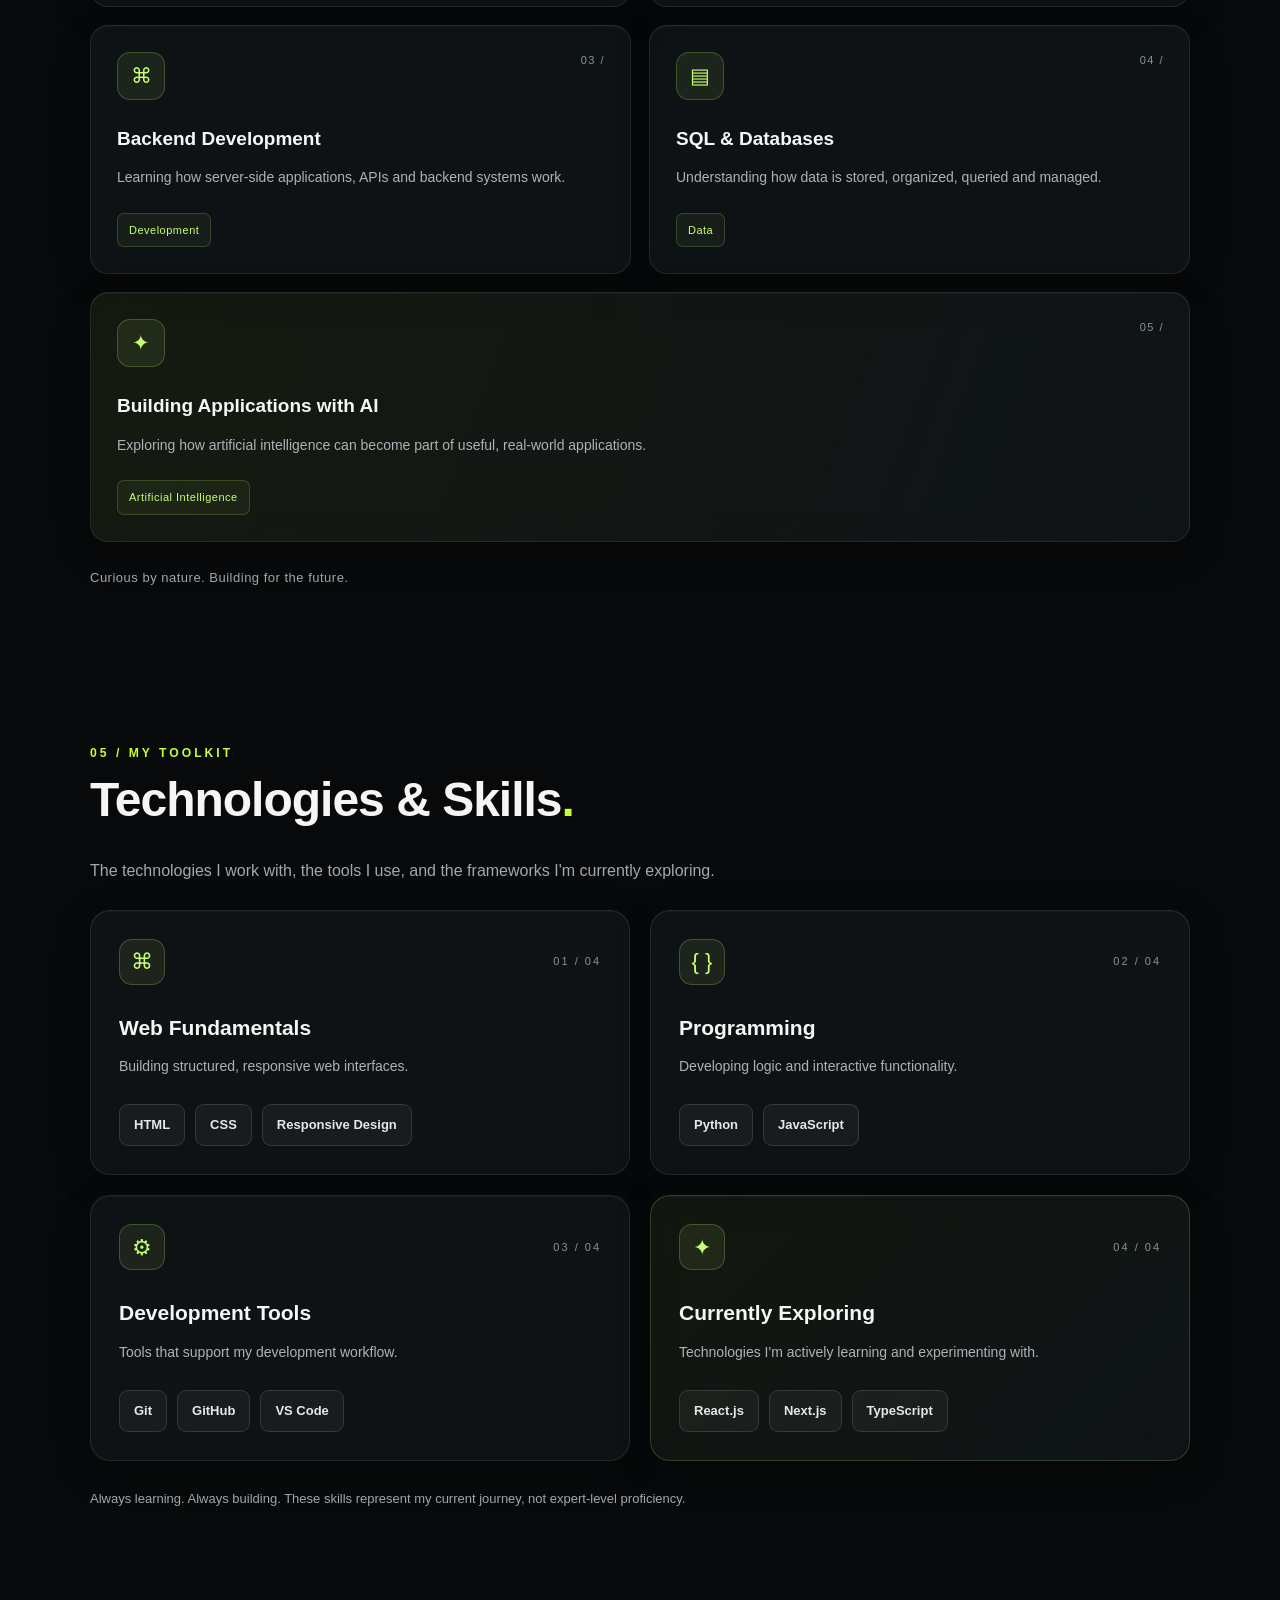
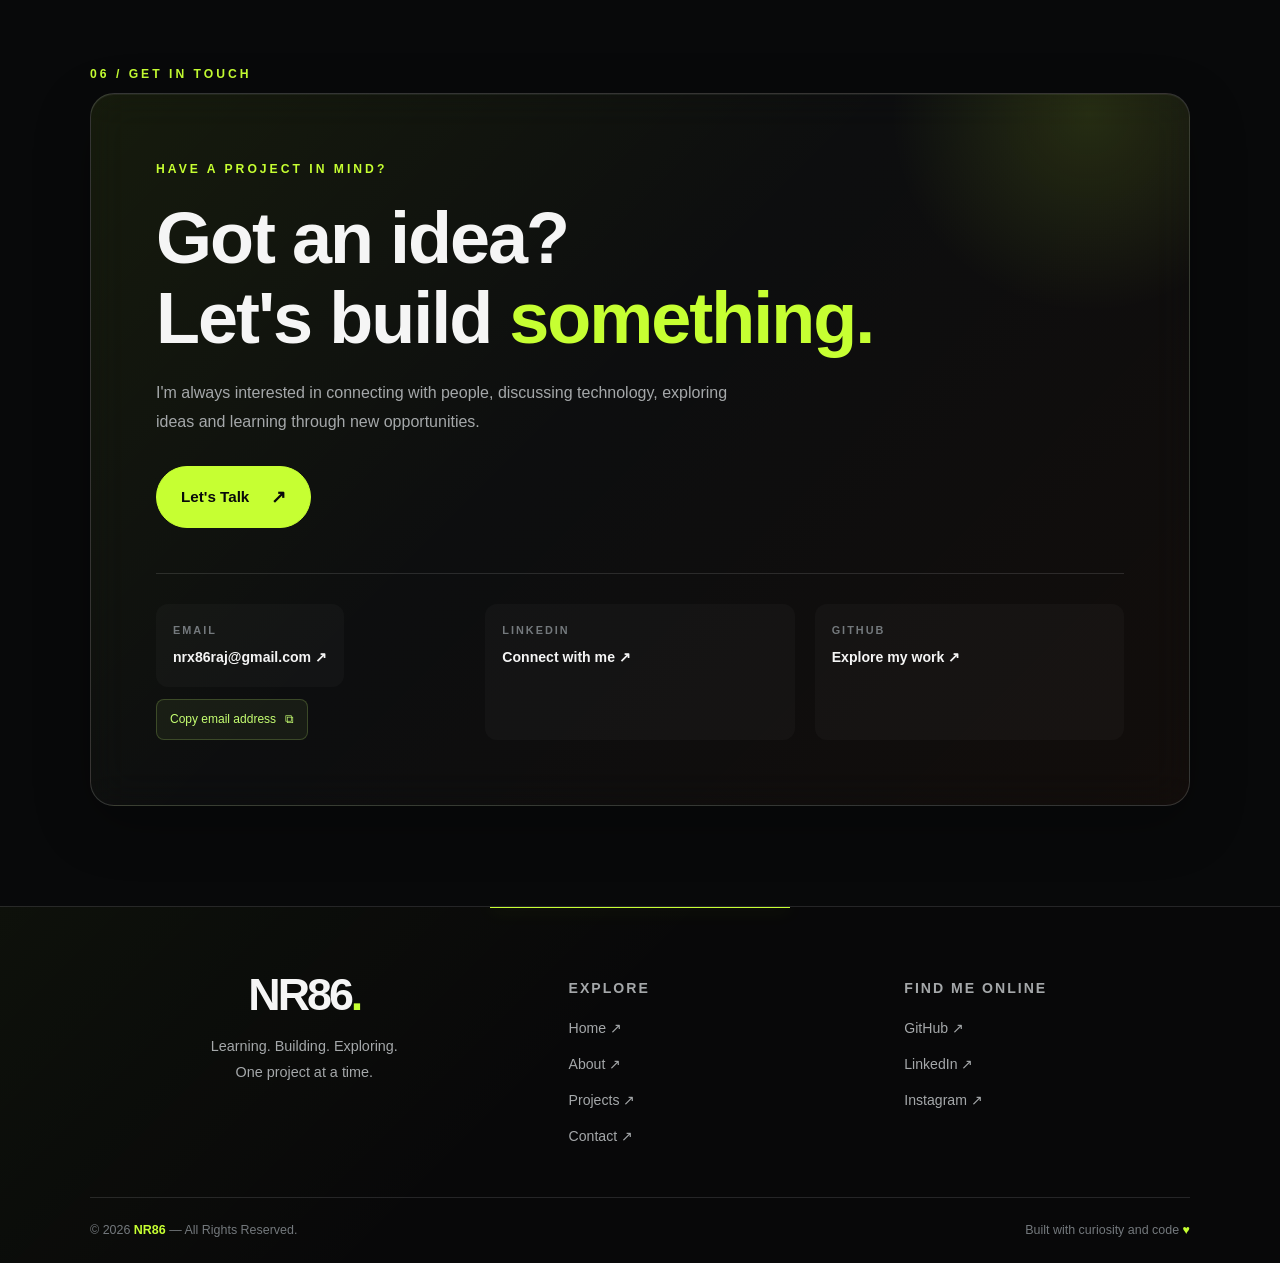
<file: Brahmastra/portfolio.html>
<!DOCTYPE html>
<html lang="en">

<head>
  <meta charset="UTF-8">

  <meta name="viewport" content="width=device-width, initial-scale=1.0">

  <!-- SEO -->
  <title>Nikhil Raj | Developer Portfolio — NR86</title>

  <meta name="description"
    content="Explore Nikhil Raj's developer portfolio, featuring web development projects, Next.js applications, JavaScript experiments and his software development journey.">

  <meta name="author" content="Nikhil Raj">

  <meta name="robots" content="index, follow">

  <meta name="theme-color" content="#08090A">

  <!-- Open Graph: Social Sharing -->
  <meta property="og:type" content="website">

  <meta property="og:title" content="Nikhil Raj | Developer Portfolio">

  <meta property="og:description"
    content="Learning, building and exploring technology through practical projects. Explore the work of NR86.">

  <meta property="og:url" content="https://nrx86.github.io/NR86-portfolio/">

  <!-- Twitter / X Sharing -->
  <meta name="twitter:card" content="summary_large_image">

  <meta name="twitter:title" content="Nikhil Raj | Developer Portfolio">

  <meta name="twitter:description" content="Explore my projects and journey in software development.">

  <!-- Stylesheet -->
  <link rel="stylesheet" href="style.css">

</head>


<body class="portfolio-page">

  <!-- SCROLL PROGRESS INDICATOR -->
  <div class="scroll-progress">
    <div class="scroll-progress-bar" id="scrollProgressBar"></div>
  </div>

  <!-- Navigation -->
  <nav class="main-nav" aria-label="Main navigation">

    <ul>
      <li><a href="index.html">Home</a></li>
      <li><a href="#about" class="active">About</a></li>
      <li><a href="#journey">Journey</a></li>
      <li><a href="#projects">Projects</a></li>
      <li><a href="#exploring">Exploring</a></li>
      <li><a href="#skills">Skills</a></li>
      <li><a href="#contact">Contact</a></li>
    </ul>

  </nav>


  <!-- Profile Header -->
  <header class="profile-header">

    <img src="../Images/PFP.jpeg" alt="Portrait of Nikhil Raj">

    <p class="eyebrow">WELCOME TO MY PORTFOLIO</p>

    <h1>Nikhil Raj<span>.</span></h1>

    <p class="profile-subtitle">
      B.Tech CSE Student | Aspiring Software Engineer
    </p>

    <p>
      Learning, building and exploring technology
      one project at a time.
    </p>

  </header>


  <main>

    <!-- =========================================
       ABOUT — PERSONAL INTRODUCTION
  ========================================= -->

    <section id="about" class="content-section about-section">

      <p class="section-label">01 / INTRODUCTION</p>

      <h2>A Little About Me<span>.</span></h2>

      <div class="about-layout">

        <!-- LEFT: INTRODUCTION -->

        <div class="card about-main">

          <p class="about-greeting">HELLO, WORLD! 👋</p>

          <h3>
            I'm Nikhil Raj<span>.</span>
          </h3>

          <p class="about-description">
            A Computer Science undergraduate with a growing
            passion for software development and technology.
          </p>

          <p>
            I'm currently pursuing B.Tech in Computer Science
            and Engineering, strengthening my programming
            fundamentals and exploring web development
            through hands-on projects.
          </p>

          <p>
            I enjoy understanding how applications work,
            experimenting with new technologies and turning
            ideas into functional digital products.
          </p>

          <p class="about-signature">
            Learning by building. Growing with every project.
          </p>

        </div>


        <!-- RIGHT: INTERESTS -->

        <div class="about-side">

          <div class="card about-focus">

            <p class="about-card-label">WHAT I'M INTO</p>

            <h3>Areas of Interest</h3>

            <ul class="about-interest-list">
              <li>
                <span>01</span>
                <p>Frontend Development</p>
              </li>

              <li>
                <span>02</span>
                <p>JavaScript & Programming</p>
              </li>

              <li>
                <span>03</span>
                <p>Modern Web Technologies</p>
              </li>

              <li>
                <span>04</span>
                <p>Artificial Intelligence</p>
              </li>
            </ul>

          </div>


          <div class="card about-currently">

            <p class="about-card-label">CURRENTLY</p>

            <h3>In Building Mode<span>.</span></h3>

            <p>
              Exploring technologies, developing projects
              and continuously improving my problem-solving
              and development skills.
            </p>

            <span class="about-status">
              <span class="status-dot"></span>
              Always learning
            </span>

          </div>

        </div>

      </div>

    </section>


    <!-- =========================================
         LEARNING JOURNEY — DEVELOPER TIMELINE
    ========================================= -->

    <section id="journey" class="content-section journey-section">

      <p class="section-label">02 / THE PROCESS</p>

      <h2>My Learning Journey<span>.</span></h2>

      <p class="journey-intro">
        Every project, every challenge and every new concept
        is another step towards becoming a better developer.
      </p>

      <div class="journey-timeline">

        <!-- STAGE 01 -->

        <article class="card journey-stage">

          <div class="journey-stage-header">
            <span class="journey-stage-number">01</span>
            <span class="journey-stage-label">THE FOUNDATION</span>
          </div>

          <h3>Building Fundamentals<span>.</span></h3>

          <p>
            Developing a foundation in programming
            and web technologies.
          </p>

          <ul>
            <li>HTML and CSS</li>
            <li>Responsive Web Design</li>
            <li>Python Fundamentals</li>
            <li>JavaScript Basics</li>
            <li>Git and GitHub</li>
          </ul>

        </article>


        <!-- STAGE 02 -->

        <article class="card journey-stage">

          <div class="journey-stage-header">
            <span class="journey-stage-number">02</span>
            <span class="journey-stage-label">PRACTICAL EXPERIENCE</span>
          </div>

          <h3>Learning by Building<span>.</span></h3>

          <p>
            Applying concepts through completed
            projects and practical development exercises.
          </p>

          <ul>
            <li>Personal Portfolio Website</li>
            <li>NR86 To-Do App</li>
            <li>PixelPulse</li>
            <li>NextBites</li>
            <li>Working with dynamic web content</li>
          </ul>

        </article>


        <!-- STAGE 03 -->

        <article class="card journey-stage journey-current">

          <div class="journey-stage-header">
            <span class="journey-stage-number">03</span>
            <span class="journey-stage-label">CURRENT FOCUS</span>
          </div>

          <h3>Growing as a Developer<span>.</span></h3>

          <p>
            Improving my development skills and
            becoming more independent at building
            applications.
          </p>

          <ul>
            <li>JavaScript and DOM Manipulation</li>
            <li>Next.js and TypeScript</li>
            <li>React.js Fundamentals</li>
            <li>Problem Solving</li>
          </ul>

          <span class="journey-active-status">
            <span class="status-dot"></span>
            Currently Learning
          </span>

        </article>

      </div>

    </section>

    <!-- =====================================================
       PROJECTS — PREMIUM SHOWCASE
  ===================================================== -->

    <section id="projects" class="content-section projects-section">

      <p class="section-label">03 / SELECTED WORK</p>

      <h2>Things I've Built<span>.</span></h2>

      <p class="projects-intro">
        A collection of projects built while learning,
        experimenting and turning ideas into functional
        digital experiences.
      </p>

      <div class="project-grid">

        <!-- PROJECT 01 — NR86 PORTFOLIO -->

        <article class="card project-card featured-project">

          <div class="project-preview">

            <img src="../Images/NR86-Portfolio.png" alt="Screenshot of the NR86 personal developer portfolio"
              class="project-image" loading="lazy" decoding="async">

            <span class="preview-tag">FEATURED PROJECT</span>

          </div>

          <div class="project-content">

            <p class="project-number">PROJECT 01 / PERSONAL BRAND</p>

            <h3>NR86 Portfolio<span>.</span></h3>

            <p>
              My personal developer portfolio, designed to showcase
              my projects, technical interests and learning journey
              through a clean, modern interface.
            </p>

            <div class="project-tech">
              <span>HTML</span>
              <span>CSS</span>
              <span>JavaScript</span>
            </div>

            <div class="project-links">

              <a href="https://nrx86.github.io/NR86-portfolio/" target="_blank" rel="noopener noreferrer">
                Live Website ↗
              </a>

              <a href="https://github.com/nrx86/NR86-portfolio" target="_blank" rel="noopener noreferrer">
                GitHub ↗
              </a>

            </div>

          </div>

        </article>


        <!-- PROJECT 02 — PIXELPULSE -->

        <article class="card project-card">

          <div class="project-preview">

            <img src="../Images/LensLab.png" alt="Screenshot of the PixelPulse web application" class="project-image"
              loading="lazy" decoding="async">

          </div>

          <div class="project-content">

            <p class="project-number">PROJECT 02 / WEB DEVELOPMENT</p>

            <h3>PixelPulse<span>.</span></h3>

            <p>
              A web development project featuring an interactive
              interface, data fetching and rendering, and
              JavaScript array methods.
            </p>

            <div class="project-tech">
              <span>HTML</span>
              <span>CSS</span>
              <span>JavaScript</span>
            </div>

            <div class="project-links">

              <a href="https://nrx86.github.io/PixelPulse/" target="_blank" rel="noopener noreferrer">
                Live Demo ↗
              </a>

              <a href="https://github.com/nrx86/PixelPulse" target="_blank" rel="noopener noreferrer">
                GitHub ↗
              </a>

            </div>

          </div>

        </article>


        <!-- PROJECT 03 — NEXTBITES -->

        <article class="card project-card">

          <div class="project-preview">

            <img src="../Images/Nextbites.png" alt="Screenshot of the NextBites recipe discovery application"
              class="project-image" loading="lazy" decoding="async">

          </div>

          <div class="project-content">

            <p class="project-number">PROJECT 03 / RECIPE DISCOVERY</p>

            <h3>NextBites<span>.</span></h3>

            <p>
              A recipe discovery application featuring live search,
              reusable recipe cards and dynamic recipe detail pages.
            </p>

            <div class="project-tech">
              <span>Next.js</span>
              <span>React</span>
              <span>TypeScript</span>
            </div>

            <div class="project-links">

              <a href="https://github.com/nrx86/nextbites" target="_blank" rel="noopener noreferrer">
                GitHub ↗
              </a>

            </div>

          </div>

        </article>


        <!-- PROJECT 04 — NR86 TO-DO APP -->

        <article class="card project-card">

          <div class="project-preview">

            <img src="../Images/To-Do App.png" alt="Screenshot of the NR86 To-Do application" class="project-image"
              loading="lazy" decoding="async">

          </div>

          <div class="project-content">

            <p class="project-number">PROJECT 04 / PRODUCTIVITY</p>

            <h3>NR86 To-Do App<span>.</span></h3>

            <p>
              A simple and interactive task management application
              that allows users to add tasks, mark them as completed
              and delete them.
            </p>

            <div class="project-tech">
              <span>HTML</span>
              <span>CSS</span>
              <span>JavaScript</span>
            </div>

            <div class="project-links">

              <a href="https://nr86-todo.netlify.app/" target="_blank" rel="noopener noreferrer">
                Live Demo ↗
              </a>

              <a href="https://github.com/nrx86/To-Do-App" target="_blank" rel="noopener noreferrer">
                GitHub ↗
              </a>

            </div>

          </div>

        </article>

      </div>

    </section>


    <!-- =========================================
         EXPLORING — FUTURE ROADMAP
    ========================================= -->

    <section id="exploring" class="content-section exploring-section">

      <p class="section-label">04 / WHAT'S NEXT</p>

      <h2>Currently Exploring<span>.</span></h2>

      <p class="exploring-intro">
        There's always something new to learn.
        These are the areas I'm curious about and
        looking forward to exploring further.
      </p>

      <div class="exploring-grid">

        <!-- 01 -->

        <article class="card exploring-card">
          <span class="exploring-number">01 /</span>
          <div class="exploring-icon">⌘</div>
          <h3>Data Structures & Algorithms</h3>
          <p>Understanding efficient problem-solving approaches and core computer science concepts.</p>
          <span class="exploring-tag">Computer Science</span>
        </article>

        <!-- 02 -->

        <article class="card exploring-card">
          <span class="exploring-number">02 /</span>
          <div class="exploring-icon">{ }</div>
          <h3>Advanced JavaScript</h3>
          <p>Exploring deeper JavaScript concepts and building more interactive applications.</p>
          <span class="exploring-tag">Programming</span>
        </article>

        <!-- 03 -->

        <article class="card exploring-card">
          <span class="exploring-number">03 /</span>
          <div class="exploring-icon">⌘</div>
          <h3>Backend Development</h3>
          <p>Learning how server-side applications, APIs and backend systems work.</p>
          <span class="exploring-tag">Development</span>
        </article>

        <!-- 04 -->

        <article class="card exploring-card">
          <span class="exploring-number">04 /</span>
          <div class="exploring-icon">▤</div>
          <h3>SQL & Databases</h3>
          <p>Understanding how data is stored, organized, queried and managed.</p>
          <span class="exploring-tag">Data</span>
        </article>

        <!-- 05 -->

        <article class="card exploring-card exploring-featured">
          <span class="exploring-number">05 /</span>
          <div class="exploring-icon">✦</div>
          <h3>Building Applications with AI</h3>
          <p>Exploring how artificial intelligence can become part of useful, real-world applications.</p>
          <span class="exploring-tag">Artificial Intelligence</span>
        </article>

      </div>

      <p class="exploring-footer">
        Curious by nature. Building for the future.
      </p>

    </section>


    <!-- =========================================
         SKILLS — PREMIUM TOOLKIT
    ========================================= -->

    <section id="skills" class="content-section skills-section">

      <p class="section-label">05 / MY TOOLKIT</p>

      <h2>Technologies & Skills<span>.</span></h2>

      <p class="skills-intro">
        The technologies I work with, the tools I use,
        and the frameworks I'm currently exploring.
      </p>

      <div class="skills-grid">

        <!-- WEB FUNDAMENTALS -->

        <article class="card skill-category">

          <div class="skill-category-header">
            <span class="skill-category-icon" aria-hidden="true">⌘</span>
            <span class="skill-category-number">01 / 04</span>
          </div>

          <h3>Web Fundamentals</h3>

          <p>Building structured, responsive web interfaces.</p>

          <div class="skills">
            <span class="skill">HTML</span>
            <span class="skill">CSS</span>
            <span class="skill">Responsive Design</span>
          </div>

        </article>

        <!-- PROGRAMMING -->

        <article class="card skill-category">

          <div class="skill-category-header">
            <span class="skill-category-icon" aria-hidden="true">{ }</span>
            <span class="skill-category-number">02 / 04</span>
          </div>

          <h3>Programming</h3>

          <p>Developing logic and interactive functionality.</p>

          <div class="skills">
            <span class="skill">Python</span>
            <span class="skill">JavaScript</span>
          </div>

        </article>

        <!-- DEVELOPMENT TOOLS -->

        <article class="card skill-category">

          <div class="skill-category-header">
            <span class="skill-category-icon" aria-hidden="true">⚙</span>
            <span class="skill-category-number">03 / 04</span>
          </div>

          <h3>Development Tools</h3>

          <p>Tools that support my development workflow.</p>

          <div class="skills">
            <span class="skill">Git</span>
            <span class="skill">GitHub</span>
            <span class="skill">VS Code</span>
          </div>

        </article>

        <!-- CURRENTLY EXPLORING -->

        <article class="card skill-category exploring-category">

          <div class="skill-category-header">
            <span class="skill-category-icon" aria-hidden="true">✦</span>
            <span class="skill-category-number">04 / 04</span>
          </div>

          <h3>Currently Exploring</h3>

          <p>Technologies I'm actively learning and experimenting with.</p>

          <div class="skills">
            <span class="skill">React.js</span>
            <span class="skill">Next.js</span>
            <span class="skill">TypeScript</span>
          </div>

        </article>

      </div>

      <p class="skills-note">
        Always learning. Always building.
        These skills represent my current journey,
        not expert-level proficiency.
      </p>

    </section>

    <!-- =====================================================
     CONTACT — PREMIUM CLOSING SECTION
===================================================== -->

    <section id="contact" class="content-section contact-section">

      <p class="section-label">06 / GET IN TOUCH</p>

      <div class="contact-panel">

        <!-- MAIN CONTENT -->

        <div class="contact-content">

          <p class="contact-eyebrow">HAVE A PROJECT IN MIND?</p>

          <h2>
            Got an idea?<br>
            Let's build <span>something.</span>
          </h2>

          <p class="contact-description">
            I'm always interested in connecting with people,
            discussing technology, exploring ideas and learning
            through new opportunities.
          </p>

          <a href="mailto:nrx86raj@gmail.com?subject=Let's%20Connect" class="contact-cta">
            Let's Talk <span>↗</span>
          </a>

        </div>


        <div class="contact-divider"></div>


        <!-- SOCIAL LINKS -->

        <div class="contact-socials">

          <!-- EMAIL -->

          <div class="contact-social-item">

            <a href="mailto:nrx86raj@gmail.com" class="contact-social-link">
              <span class="social-label">EMAIL</span>
              <span class="social-value">nrx86raj@gmail.com ↗</span>
            </a>

            <button type="button" class="copy-email-btn" id="copyEmailBtn">
              Copy email address <span>⧉</span>
            </button>

          </div>


          <!-- LINKEDIN -->

          <a href="https://www.linkedin.com/in/nrx86" target="_blank" rel="noopener noreferrer"
            class="contact-social-link">
            <span class="social-label">LINKEDIN</span>
            <span class="social-value">Connect with me ↗</span>
          </a>


          <!-- GITHUB -->

          <a href="https://github.com/nrx86" target="_blank" rel="noopener noreferrer" class="contact-social-link">
            <span class="social-label">GITHUB</span>
            <span class="social-value">Explore my work ↗</span>
          </a>

        </div>

      </div>

    </section>


  </main>


  <!-- =====================================================
       NR86 — SIGNATURE FOOTER
  ===================================================== -->

  <footer class="portfolio-footer">

    <div class="footer-main">

      <!-- Brand -->
      <div class="footer-brand">

        <a href="index.html" class="footer-logo">
          NR86<span>.</span>
        </a>

        <p>
          Learning. Building. Exploring.<br>
          One project at a time.
        </p>

      </div>


      <!-- Quick Navigation -->
      <div class="footer-navigation">

        <p class="footer-heading">EXPLORE</p>

        <a href="index.html">Home ↗</a>
        <a href="#about">About ↗</a>
        <a href="#projects">Projects ↗</a>
        <a href="#contact">Contact ↗</a>

      </div>


      <!-- Social Links -->
      <div class="footer-social">

        <p class="footer-heading">FIND ME ONLINE</p>

        <a href="https://github.com/nrx86" target="_blank" rel="noopener noreferrer">
          GitHub ↗
        </a>

        <a href="https://www.linkedin.com/in/nrx86" target="_blank" rel="noopener noreferrer">
          LinkedIn ↗
        </a>

        <a href="https://www.instagram.com/nrx_86" target="_blank" rel="noopener noreferrer">
          Instagram ↗
        </a>

      </div>

    </div>


    <!-- Footer Bottom -->
    <div class="footer-bottom">

      <p>
        © 2026 <span>NR86</span> — All Rights Reserved.
      </p>

      <p>
        Built with curiosity and code <span>♥</span>
      </p>

    </div>

  </footer>


  <!-- Back To Top Button -->
  <button class="back-to-top" id="backToTop" type="button" aria-label="Back to top" title="Back to top">
    ↑
  </button>

  <!-- Active Navigation Script -->
  <script>

    const sections = document.querySelectorAll(
      "main section[id]"
    );

    const navLinks = document.querySelectorAll(
      '.main-nav a[href^="#"]'
    );


    function updateActiveLink() {

      let currentSection = sections[0]?.id || "";

      const scrollPosition = window.scrollY + 160;


      sections.forEach(section => {

        if (section.offsetTop <= scrollPosition) {
          currentSection = section.id;
        }

      });


      navLinks.forEach(link => {

        const isActive =
          link.getAttribute("href") === `#${currentSection}`;

        link.classList.toggle("active", isActive);

      });

    }


    window.addEventListener("scroll", updateActiveLink);

    window.addEventListener("load", updateActiveLink);

  </script>
  <!-- Scroll Reveal Animation -->
  <script>

    // Enable reveal animations
    document.body.classList.add("js-reveal-enabled");

    // Select elements to animate
    const revealElements = document.querySelectorAll(
      ".content-section, .project-card, .profile-header"
    );

    // Add reveal class
    revealElements.forEach(element => {
      element.classList.add("reveal");
    });

    // Check browser support
    if ("IntersectionObserver" in window) {

      const revealObserver = new IntersectionObserver(
        (entries, observer) => {

          entries.forEach(entry => {

            if (entry.isIntersecting) {

              entry.target.classList.add("is-visible");

              observer.unobserve(entry.target);

            }

          });

        },
        {
          threshold: 0.12,
          rootMargin: "0px 0px -40px 0px"
        }
      );

      revealElements.forEach(element => {
        revealObserver.observe(element);
      });

    } else {

      // Fallback for older browsers
      revealElements.forEach(element => {
        element.classList.add("is-visible");
      });

    }

  </script>

  <!-- Back To Top Functionality -->
  <script>

    const backToTopButton = document.getElementById("backToTop");

    // Show or hide button based on scroll position
    window.addEventListener("scroll", () => {

      if (window.scrollY > 400) {
        backToTopButton.classList.add("visible");
      } else {
        backToTopButton.classList.remove("visible");
      }

    }, { passive: true });


    // Scroll to the top when clicked
    backToTopButton.addEventListener("click", () => {

      const reduceMotion = window.matchMedia(
        "(prefers-reduced-motion: reduce)"
      ).matches;

      window.scrollTo({
        top: 0,
        behavior: reduceMotion ? "instant" : "smooth"
      });

    });


    // COPY EMAIL TO CLIPBOARD

    const copyEmailBtn = document.getElementById("copyEmailBtn");

    if (copyEmailBtn) {
      copyEmailBtn.addEventListener("click", async () => {

        try {
          await navigator.clipboard.writeText("nrx86raj@gmail.com");

          copyEmailBtn.innerHTML = "Email copied ✓";

          setTimeout(() => {
            copyEmailBtn.innerHTML =
              'Copy email address <span>⧉</span>';
          }, 2000);

        } catch (error) {
          copyEmailBtn.textContent = "Copy unavailable";
        }

      });
    }


    // SCROLL PROGRESS INDICATOR

    const progressBar = document.getElementById("scrollProgressBar");

    if (progressBar) {
      window.addEventListener("scroll", () => {
        const scrollableHeight =
          document.documentElement.scrollHeight - window.innerHeight;

        const progress =
          scrollableHeight > 0
            ? (window.scrollY / scrollableHeight) * 100
            : 0;

        progressBar.style.width = `${progress}%`;
      }, { passive: true });
    }


  </script>


</body>

</html>
</file>
<file: style.css>
/* =====================================================
   NR86 — NIKHIL RAJ
   PREMIUM DARK DEVELOPER PORTFOLIO
   GLASSMORPHISM EDITION
   BLACK / WHITE / LIME / SUBTLE ORANGE
===================================================== */


/* =====================================================
   01. DESIGN SYSTEM
===================================================== */

:root {
    --black: #08090A;
    --black-soft: #0D0F10;

    --surface: rgba(255, 255, 255, 0.045);
    --surface-hover: rgba(255, 255, 255, 0.075);

    --white: #F5F5F5;
    --grey: #A5A8AA;
    --muted: #74797D;

    --lime: #C6FF32;
    --lime-soft: rgba(198, 255, 50, 0.10);
    --lime-glow: rgba(198, 255, 50, 0.18);

    --orange: #FF782E;
    --orange-soft: rgba(255, 120, 46, 0.10);

    --border: rgba(255, 255, 255, 0.12);
    --glass-border: rgba(255, 255, 255, 0.16);
    --lime-border: rgba(198, 255, 50, 0.35);

    --glass-bg: rgba(18, 20, 22, 0.65);
    --glass-blur: 18px;

    --font: "Segoe UI", Arial, sans-serif;

    --container: 1100px;
    --radius: 18px;

    --transition: 0.3s ease;
}


/* =====================================================
   02. GLOBAL RESET
===================================================== */

* {
    margin: 0;
    padding: 0;
    box-sizing: border-box;
}

html {
    scroll-behavior: smooth;
    scroll-padding-top: 110px;
}

body {
    min-height: 100vh;
    min-width: 320px;

    font-family: var(--font);
    background: var(--black);
    color: var(--white);

    line-height: 1.7;
    overflow-x: hidden;
}

a {
    color: inherit;
    text-decoration: none;
}

img {
    display: block;
    max-width: 100%;
}

::selection {
    background: var(--lime);
    color: var(--black);
}


/* =====================================================
   03. GLASS EFFECT — REUSABLE
===================================================== */

.glass-effect {
    background: var(--glass-bg);

    border: 1px solid var(--glass-border);
    border-radius: var(--radius);

    backdrop-filter: blur(var(--glass-blur));
    -webkit-backdrop-filter: blur(var(--glass-blur));

    box-shadow:
        0 8px 32px rgba(0, 0, 0, 0.25),
        inset 0 1px 0 rgba(255, 255, 255, 0.04);
}


/* =====================================================
   04. NAVIGATION
===================================================== */

.main-nav {
    position: sticky;
    top: 12px;
    z-index: 1000;

    width: min(94%, var(--container));
    min-height: 66px;

    margin: 12px auto;
    padding: 10px 18px;

    display: flex;
    align-items: center;
    justify-content: center;

    background: rgba(15, 17, 18, 0.72);

    border: 1px solid var(--glass-border);
    border-radius: 50px;

    backdrop-filter: blur(22px);
    -webkit-backdrop-filter: blur(22px);

    box-shadow: 0 8px 30px rgba(0, 0, 0, 0.22);
}

.main-nav ul {
    display: flex;
    justify-content: center;
    align-items: center;
    flex-wrap: wrap;

    gap: 7px;
    list-style: none;
}

.main-nav a {
    display: inline-block;
    padding: 9px 15px;

    color: var(--grey);
    font-size: 0.9rem;
    font-weight: 600;

    border-radius: 30px;
    transition: var(--transition);
}

.main-nav a:hover,
.main-nav a.active {
    color: var(--lime);
    background: var(--lime-soft);
    box-shadow: inset 0 0 12px rgba(198, 255, 50, 0.04);
}


/* =====================================================
   05. HOMEPAGE
===================================================== */

.home-page {
    background: var(--black);
    color: var(--white);
}

.home-page main {
    width: 100%;
}

.home-page .hero {
    position: relative;
    isolation: isolate;

    width: min(96%, 1400px);
    min-height: calc(100vh - 120px);

    margin: 0 auto;
    padding: 75px 20px;

    display: flex;
    flex-direction: column;
    justify-content: center;
    align-items: center;

    text-align: center;

    background-color: var(--black);

    /* Hero background image */
    background-image:
        linear-gradient(rgba(8, 9, 10, 0.30),
            rgba(8, 9, 10, 0.42)),
        url("Images/hero-bg.png");

    background-position: center;
    background-size: cover;
    background-repeat: no-repeat;

    border: 1px solid rgba(255, 255, 255, 0.08);
    border-radius: 24px;

    overflow: hidden;

    animation: fadeUp 0.8s ease both;
}


/* Hero typography */

.hero-label {
    margin-bottom: 18px;

    color: var(--lime);

    font-size: 0.82rem;
    font-weight: 700;
    letter-spacing: 4px;
}

.home-page .hero h1 {
    color: var(--white);

    font-size: clamp(3rem, 9vw, 6.5rem);
    font-weight: 800;

    line-height: 1.1;
    letter-spacing: -3px;

    text-shadow: 0 5px 30px rgba(0, 0, 0, 0.35);
}

.home-page .hero h1 span {
    color: var(--lime);
}

.home-page .hero h2 {
    margin-top: 22px;

    color: var(--white);

    font-size: clamp(1.2rem, 3vw, 1.8rem);
    font-weight: 500;
}

.hero-description {
    max-width: 680px;

    margin-top: 15px;

    color: #D0D0D0;
    font-size: 1rem;
}


/* Hero buttons */

.hero-actions {
    display: flex;
    justify-content: center;
    flex-wrap: wrap;

    gap: 15px;
    margin-top: 35px;
}

.primary-btn,
.secondary-btn {
    display: inline-block;

    padding: 13px 25px;

    font-weight: 700;
    border-radius: 40px;

    transition: var(--transition);
}

.primary-btn {
    color: var(--black);

    background: var(--lime);
    border: 1px solid var(--lime);

    box-shadow: 0 5px 25px rgba(198, 255, 50, 0.12);
}

.primary-btn:hover {
    transform: translateY(-3px);

    box-shadow: 0 8px 30px rgba(198, 255, 50, 0.28);
}

.secondary-btn {
    color: var(--white);

    background: rgba(255, 255, 255, 0.07);

    border: 1px solid var(--glass-border);

    backdrop-filter: blur(12px);
    -webkit-backdrop-filter: blur(12px);
}

.secondary-btn:hover {
    color: var(--lime);
    border-color: var(--lime);

    transform: translateY(-3px);
}


/* Hero social links */

.hero-socials {
    display: flex;
    justify-content: center;
    flex-wrap: wrap;

    gap: 28px;
    margin-top: 30px;
}

.hero-socials a {
    color: var(--grey);

    font-size: 0.9rem;
    font-weight: 600;

    transition: var(--transition);
}

.hero-socials a:hover {
    color: var(--lime);
}


/* =====================================================
   PORTFOLIO — CINEMATIC AMBIENT BACKGROUND
===================================================== */

.portfolio-page {
    position: relative;
    isolation: isolate;

    background-color: #08090A;

    background-image:
        radial-gradient(ellipse 650px 500px at 8% 8%,
            rgba(198, 255, 50, 0.13),
            transparent 72%),

        radial-gradient(ellipse 550px 450px at 95% 22%,
            rgba(255, 120, 46, 0.09),
            transparent 72%),

        radial-gradient(ellipse 700px 500px at 50% 60%,
            rgba(198, 255, 50, 0.045),
            transparent 75%),

        radial-gradient(ellipse 600px 500px at 10% 95%,
            rgba(255, 120, 46, 0.055),
            transparent 75%),

        linear-gradient(135deg,
            #08090A 0%,
            #0D1010 48%,
            #08090A 100%);

    background-repeat: no-repeat;
    background-attachment: fixed;

    color: var(--white);
}


/* Subtle ambient lighting */

.portfolio-page::before {
    content: "";
    position: fixed;
    inset: 0;
    z-index: -1;
    pointer-events: none;

    background:
        radial-gradient(circle at 50% 30%,
            rgba(255, 255, 255, 0.018),
            transparent 65%);

    opacity: 0.8;
}


/* Profile header */

.profile-header {
    width: min(92%, var(--container));

    margin: 0 auto;
    padding: 80px 20px 70px;

    text-align: center;
}

.profile-header img {
    width: 145px;
    height: 145px;

    margin: 0 auto;

    object-fit: cover;
    object-position: center;

    border: 2px solid var(--lime);
    border-radius: 50%;

    box-shadow:
        0 0 25px rgba(198, 255, 50, 0.16),
        0 0 55px rgba(198, 255, 50, 0.06);
}

.eyebrow {
    margin-top: 22px;

    color: var(--lime);

    font-size: 0.8rem;
    font-weight: 700;
    letter-spacing: 3px;
}

.profile-header h1 {
    margin-top: 8px;

    color: var(--white);

    font-size: clamp(2.5rem, 6vw, 4.2rem);
    line-height: 1.2;
    letter-spacing: -2px;
}

.profile-header h1 span {
    color: var(--lime);
}

.profile-subtitle {
    margin-top: 12px;

    color: var(--grey);
    font-size: 1.05rem;
}

.profile-header>p:last-child {
    max-width: 600px;

    margin: 15px auto 0;

    color: var(--grey);
}


/* =====================================================
   07. CONTENT SECTIONS
===================================================== */

.content-section {
    width: min(92%, var(--container));

    margin: 0 auto;
    padding: 65px 0;

    scroll-margin-top: 100px;
}

.section-label {
    margin-bottom: 8px;

    color: var(--lime);

    font-size: 0.76rem;
    font-weight: 700;
    letter-spacing: 3px;
}

.content-section h2 {
    margin-bottom: 28px;

    color: var(--white);

    font-size: clamp(2rem, 5vw, 3rem);
    line-height: 1.2;
    letter-spacing: -1px;
}

.content-section h2 span {
    color: var(--lime);
}

.content-section>p:not(.section-label) {
    max-width: 760px;

    margin-bottom: 24px;

    color: var(--grey);
}


/* =====================================================
   08. GLASS CARDS
===================================================== */

.portfolio-page .card {
    padding: 30px;

    color: var(--white);

    background:
        linear-gradient(135deg,
            rgba(255, 255, 255, 0.065),
            rgba(255, 255, 255, 0.018));

    border: 1px solid var(--glass-border);
    border-radius: var(--radius);

    backdrop-filter: blur(18px);
    -webkit-backdrop-filter: blur(18px);

    box-shadow:
        0 10px 35px rgba(0, 0, 0, 0.22),
        inset 0 1px 0 rgba(255, 255, 255, 0.035);

    transition:
        background var(--transition),
        border-color var(--transition),
        transform var(--transition);
}

.portfolio-page .card p {
    margin-bottom: 12px;
    color: var(--grey);
}

.portfolio-page .card p:last-child {
    margin-bottom: 0;
}


/* =====================================================
   09. LEARNING JOURNEY
===================================================== */

.journey-card {
    display: grid;

    grid-template-columns: repeat(3, minmax(0, 1fr));
    gap: 25px;
}

.journey-group {
    min-width: 0;
}

.journey-group h3 {
    margin-bottom: 14px;

    color: var(--lime);
    font-size: 1.08rem;
}

.journey-group>p {
    margin-bottom: 14px;

    color: var(--grey);
    font-size: 0.91rem;
}

.journey-group ul {
    padding-left: 20px;
}

.journey-group li {
    margin: 9px 0;

    color: #D0D0D0;
    font-size: 0.93rem;
}

.journey-group li::marker {
    color: var(--lime);
}


/* =====================================================
   10. PROJECTS
===================================================== */

.project-grid {
    display: grid;

    grid-template-columns: repeat(2, minmax(0, 1fr));
    gap: 22px;
}

.project-card {
    min-width: 0;
    min-height: 270px;

    display: flex;
    flex-direction: column;
    align-items: flex-start;

    transition:
        transform var(--transition),
        border-color var(--transition),
        box-shadow var(--transition);
}

.project-card:hover {
    transform: translateY(-6px);

    background:
        linear-gradient(135deg,
            rgba(198, 255, 50, 0.065),
            rgba(255, 255, 255, 0.025));

    border-color: var(--lime-border);

    box-shadow:
        0 18px 40px rgba(0, 0, 0, 0.30),
        0 0 22px rgba(198, 255, 50, 0.045);
}

.project-card .project-number {
    margin-bottom: 13px;

    color: var(--lime);

    font-size: 0.73rem;
    font-weight: 800;
    letter-spacing: 2px;
}

.project-card h3 {
    margin-bottom: 12px;

    color: var(--white);
    font-size: 1.4rem;
}

.project-card>p:not(.project-number):not(.tech-label) {
    color: var(--grey);
    font-size: 0.93rem;
}

.project-card .tech-label {
    margin-top: 18px;

    color: var(--lime);

    font-size: 0.8rem;
    font-weight: 700;
}


/* Project screenshots — ready for integration */

.project-image {
    width: 100%;
    aspect-ratio: 16 / 9;

    margin-bottom: 22px;

    object-fit: cover;
    object-position: center;

    border: 1px solid var(--glass-border);
    border-radius: 12px;
}


/* Project links */

.project-links {
    display: flex;
    align-items: center;
    flex-wrap: wrap;

    gap: 12px;

    margin-top: auto;
    padding-top: 24px;
}

.project-links a {
    display: inline-flex;
    align-items: center;

    padding: 8px 14px;

    color: var(--lime);
    background: var(--lime-soft);

    border: 1px solid var(--lime-border);
    border-radius: 30px;

    font-size: 0.82rem;
    font-weight: 700;

    transition: var(--transition);
}

.project-links a:hover {
    color: var(--black);

    background: var(--lime);
    border-color: var(--lime);

    transform: translateY(-2px);

    box-shadow: 0 5px 18px rgba(198, 255, 50, 0.18);
}


/* =====================================================
   11. CURRENT EXPLORATION
===================================================== */

.future-list {
    padding-left: 22px;
}

.future-list li {
    margin: 12px 0;
    color: #D0D0D0;
}

.future-list li::marker {
    color: var(--lime);
}


/* =====================================================
   12. SKILLS
===================================================== */

.portfolio-page .skills {
    display: flex;
    justify-content: flex-start;
    align-items: center;
    flex-wrap: wrap;

    gap: 12px;
    margin-top: 15px;
}

.portfolio-page .skill {
    display: inline-block;

    padding: 9px 17px;

    color: var(--white);
    background: rgba(255, 255, 255, 0.045);

    border: 1px solid var(--lime-border);
    border-radius: 30px;

    font-size: 0.87rem;
    font-weight: 600;

    transition: var(--transition);
}

.portfolio-page .skill:hover {
    color: var(--black);
    background: var(--lime);
    border-color: var(--lime);

    transform: translateY(-3px);

    box-shadow: 0 5px 18px rgba(198, 255, 50, 0.15);
}

#skills .journey-card {
    grid-template-columns: repeat(2, minmax(0, 1fr));
}

#skills .journey-group {
    padding: 10px 0;
}


/* =====================================================
   13. CONTACT
===================================================== */

.contact-card {
    display: flex;
    flex-direction: column;
    gap: 17px;
}

.portfolio-page .contact-card p {
    display: flex;
    align-items: center;
    flex-wrap: wrap;

    gap: 12px;
    margin: 0;
}

.portfolio-page .contact-card>p:first-child {
    display: block;
    margin-bottom: 8px;
}

.contact-card strong {
    min-width: 90px;
    color: var(--white);
}

.contact-card a {
    color: var(--lime);
    overflow-wrap: anywhere;

    transition: var(--transition);
}

.contact-card a:hover {
    color: var(--white);
    text-decoration: underline;
}


/* =====================================================
   14. FOOTER
===================================================== */

.home-footer,
.portfolio-footer {
    padding: 28px 20px;

    text-align: center;

    background: rgba(10, 11, 12, 0.75);
    border-top: 1px solid var(--border);
}

.home-footer p,
.portfolio-footer p {
    margin: 5px 0;

    color: var(--grey);
    font-size: 0.88rem;
}

.portfolio-page .socials {
    display: flex;
    justify-content: center;
    align-items: center;
    flex-wrap: wrap;

    gap: 25px;
    margin-top: 22px;
}

.portfolio-page .socials a {
    color: var(--grey);

    font-size: 0.9rem;
    font-weight: 600;

    transition: var(--transition);
}

.portfolio-page .socials a:hover {
    color: var(--lime);
    transform: translateY(-3px);
}


/* =====================================================
   15. ANIMATIONS
===================================================== */

@keyframes fadeUp {
    from {
        opacity: 0;
        transform: translateY(18px);
    }

    to {
        opacity: 1;
        transform: translateY(0);
    }
}


/* =====================================================
   16. TABLET RESPONSIVENESS
===================================================== */

@media (max-width: 900px) {

    .journey-card {
        grid-template-columns: repeat(2, minmax(0, 1fr));
    }

    .project-grid {
        grid-template-columns: repeat(2, minmax(0, 1fr));
    }

}


/* =====================================================
   17. MOBILE RESPONSIVENESS
===================================================== */

@media (max-width: 768px) {

    .main-nav {
        width: 96%;
        padding: 10px;
        border-radius: 20px;
    }

    .main-nav ul {
        gap: 3px;
    }

    .main-nav a {
        padding: 8px 10px;
        font-size: 0.8rem;
    }

    .home-page .hero {
        min-height: 75vh;
        padding: 55px 18px;
    }

    .home-page .hero h1 {
        letter-spacing: -1.5px;
    }

    .profile-header {
        padding: 55px 15px;
    }

    .content-section {
        padding: 48px 0;
    }

    .journey-card,
    #skills .journey-card,
    .project-grid {
        grid-template-columns: 1fr;
    }

    .portfolio-page .card {
        padding: 24px;
    }

}


/* =====================================================
   18. SMALL MOBILE
===================================================== */

@media (max-width: 480px) {

    .main-nav {
        width: 96%;
        padding: 9px;
        border-radius: 18px;
    }

    .main-nav ul {
        gap: 2px;
    }

    .main-nav a {
        padding: 7px 9px;
        font-size: 0.75rem;
    }

    .home-page .hero {
        width: 96%;
        min-height: 72vh;
        padding: 45px 15px;
    }

    .home-page .hero h1 {
        font-size: clamp(2.5rem, 12vw, 3.7rem);
        letter-spacing: -1px;
    }

    .hero-label {
        font-size: 0.72rem;
        letter-spacing: 3px;
    }

    .hero-actions {
        flex-direction: column;
        width: min(100%, 270px);
    }

    .hero-actions a {
        text-align: center;
    }

    .hero-socials {
        gap: 22px;
    }

    .profile-header img {
        width: 120px;
        height: 120px;
    }

    .profile-header h1 {
        letter-spacing: -1px;
    }

    .content-section h2 {
        font-size: 2rem;
    }

    .portfolio-page .card {
        padding: 20px;
    }

    .project-links {
        gap: 10px;
    }

    .portfolio-page .contact-card p {
        align-items: flex-start;
    }

    .portfolio-page .contact-card strong {
        min-width: 100%;
    }

    .portfolio-page .socials {
        gap: 20px;
    }

}


/* =====================================================
   19. ACCESSIBILITY
===================================================== */

a:focus-visible {
    outline: 2px solid var(--lime);
    outline-offset: 4px;
}

@media (prefers-reduced-motion: reduce) {

    *,
    *::before,
    *::after {
        scroll-behavior: auto !important;
        animation: none !important;
        transition: none !important;
    }

}

/* =====================================================
   20. PREMIUM PROJECT SHOWCASE
===================================================== */

.projects-section .projects-intro {
    max-width: 720px;
    margin-bottom: 30px;
    color: var(--grey);
}

.project-grid {
    grid-template-columns: repeat(2, minmax(0, 1fr));
    gap: 24px;
}

.project-card {
    overflow: hidden;
    padding: 22px !important;
}

.project-preview {
    position: relative;
    width: 100%;
    overflow: hidden;
    margin-bottom: 22px;
    border: 1px solid var(--glass-border);
    border-radius: 13px;
    background: var(--black-soft);
}

.project-card .project-image {
    display: block;
    width: 100%;
    aspect-ratio: 16 / 9;
    margin: 0;
    object-fit: cover;
    object-position: top center;
    border: none;
    border-radius: 0;
    transition: transform 0.55s ease;
}

.project-card:hover .project-image {
    transform: scale(1.045);
}

.project-content {
    display: flex;
    flex-direction: column;
    align-items: flex-start;
    flex: 1;
    width: 100%;
}

.project-card .project-number {
    margin-bottom: 10px;
    color: var(--lime);
    font-size: 0.7rem;
    font-weight: 800;
    letter-spacing: 2px;
}

.project-card h3 {
    margin-bottom: 10px;
    font-size: 1.5rem;
    letter-spacing: -0.5px;
}

.project-card h3 span {
    color: var(--lime);
}

.project-card .project-content>p:not(.project-number) {
    color: var(--grey);
    font-size: 0.92rem;
    line-height: 1.7;
}

.project-tech {
    display: flex;
    flex-wrap: wrap;
    gap: 8px;
    margin-top: 17px;
}

.project-tech span {
    padding: 6px 11px;
    color: var(--lime);
    background: var(--lime-soft);
    border: 1px solid var(--lime-border);
    border-radius: 30px;
    font-size: 0.73rem;
    font-weight: 600;
}

.project-card .project-links {
    margin-top: auto;
    padding-top: 22px;
}


/* Featured project */

.featured-project {
    grid-column: 1 / -1;
    display: grid;
    grid-template-columns: 1.15fr 0.85fr;
    align-items: stretch;
    gap: 30px;
    padding: 26px !important;
}

.featured-project .project-preview {
    min-height: 100%;
    margin: 0;
}

.featured-project .project-image {
    height: 100%;
    min-height: 350px;
    aspect-ratio: auto;
    object-fit: cover;
    object-position: top left;
}

.featured-project .project-content {
    justify-content: center;
    padding: 12px 8px;
}

.featured-project .project-content h3 {
    font-size: clamp(2rem, 4vw, 3rem);
}

.preview-tag {
    position: absolute;
    top: 14px;
    left: 14px;
    z-index: 2;
    padding: 7px 12px;
    color: var(--black);
    background: var(--lime);
    border-radius: 30px;
    font-size: 0.68rem;
    font-weight: 800;
    letter-spacing: 1px;
}


/* Tablet */

@media (max-width: 900px) {
    .featured-project {
        grid-template-columns: 1fr;
        gap: 22px;
    }

    .featured-project .project-preview {
        min-height: auto;
    }

    .featured-project .project-image {
        min-height: 0;
        aspect-ratio: 16 / 9;
    }

    .featured-project .project-content {
        padding: 5px;
    }
}


/* Mobile */

@media (max-width: 768px) {
    .project-grid {
        grid-template-columns: 1fr;
    }

    .featured-project {
        grid-column: auto;
    }

    .project-card {
        padding: 18px !important;
    }

    .project-card .project-image {
        aspect-ratio: 16 / 9;
    }
}

/* =====================================================
   20. SCROLL REVEAL ANIMATIONS
===================================================== */

/* Only hide elements when JavaScript is active */

.js-reveal-enabled .reveal {
    opacity: 0;
    transform: translateY(28px);
    transition:
        opacity 0.7s ease,
        transform 0.7s cubic-bezier(0.2, 0.7, 0.2, 1);
}

.js-reveal-enabled .reveal.is-visible {
    opacity: 1;
    transform: translateY(0);
}

/* Project card stagger */

.project-card.reveal:nth-child(2) {
    transition-delay: 0.08s;
}

.project-card.reveal:nth-child(3) {
    transition-delay: 0.16s;
}

.project-card.reveal:nth-child(4) {
    transition-delay: 0.24s;
}

/* Respect accessibility preferences */

@media (prefers-reduced-motion: reduce) {

    .js-reveal-enabled .reveal,
    .js-reveal-enabled .reveal.is-visible {
        opacity: 1;
        transform: none;
        transition: none;
    }
}

/* =====================================================
   21. BACK TO TOP BUTTON
===================================================== */

.back-to-top {
    position: fixed;
    right: 28px;
    bottom: 28px;
    z-index: 999;

    width: 50px;
    height: 50px;

    display: flex;
    align-items: center;
    justify-content: center;

    color: var(--lime);
    background: rgba(18, 20, 22, 0.78);

    border: 1px solid var(--lime-border);
    border-radius: 50%;

    backdrop-filter: blur(16px);
    -webkit-backdrop-filter: blur(16px);

    box-shadow:
        0 5px 22px rgba(0, 0, 0, 0.3),
        0 0 16px rgba(198, 255, 50, 0.08);

    font-size: 1.35rem;
    font-weight: 700;

    cursor: pointer;

    opacity: 0;
    visibility: hidden;
    transform: translateY(12px);

    transition:
        opacity 0.3s ease,
        visibility 0.3s ease,
        transform 0.3s ease,
        background 0.3s ease,
        color 0.3s ease;
}

.back-to-top.visible {
    opacity: 1;
    visibility: visible;
    transform: translateY(0);
}

.back-to-top:hover {
    color: var(--black);
    background: var(--lime);

    transform: translateY(-5px);

    box-shadow:
        0 8px 28px rgba(198, 255, 50, 0.22);
}

.back-to-top:focus-visible {
    outline: 2px solid var(--lime);
    outline-offset: 5px;
}

@media (max-width: 600px) {
    .back-to-top {
        right: 18px;
        bottom: 18px;
        width: 46px;
        height: 46px;
    }
}

@media (prefers-reduced-motion: reduce) {
    .back-to-top {
        transition: none;
    }
}

/* =====================================================
   22. PREMIUM NAVIGATION 2.0
===================================================== */

.main-nav {
    transition:
        background 0.3s ease,
        border-color 0.3s ease,
        box-shadow 0.3s ease;
}

.main-nav a {
    position: relative;
    isolation: isolate;
    overflow: hidden;
    transition:
        color 0.3s ease,
        background 0.3s ease;
}

/* Animated lime indicator */

.main-nav a::after {
    content: "";
    position: absolute;
    left: 50%;
    bottom: 4px;

    width: 18px;
    height: 2px;

    background: var(--lime);
    border-radius: 10px;

    transform: translateX(-50%) scaleX(0);
    transform-origin: center;

    transition: transform 0.3s ease;
}

.main-nav a:hover::after,
.main-nav a.active::after {
    transform: translateX(-50%) scaleX(1);
}

.main-nav a.active {
    color: var(--lime);
    background: rgba(198, 255, 50, 0.075);
}

/* Subtle navigation hover */

.main-nav a:hover {
    color: var(--white);
    background: rgba(255, 255, 255, 0.055);
}

.main-nav a.active:hover {
    color: var(--lime);
    background: var(--lime-soft);
}

/* Keyboard accessibility */

.main-nav a:focus-visible {
    outline: 2px solid var(--lime);
    outline-offset: 3px;
}

/* Mobile navigation refinement */

@media (max-width: 768px) {
    .main-nav {
        top: 8px;
        width: 96%;
        padding: 9px 8px;
    }

    .main-nav ul {
        gap: 2px;
    }

    .main-nav a {
        padding: 8px 11px;
        font-size: 0.78rem;
    }

    .main-nav a::after {
        bottom: 3px;
        width: 14px;
    }
}

@media (max-width: 420px) {
    .main-nav a {
        padding: 7px 8px;
        font-size: 0.72rem;
    }
}

/* Reduced motion */

@media (prefers-reduced-motion: reduce) {

    .main-nav,
    .main-nav a,
    .main-nav a::after {
        transition: none;
    }
}

/* =====================================================
   23. PREMIUM CONTACT SECTION
===================================================== */

.contact-section {
    padding-bottom: 100px;
}

.contact-panel {
    position: relative;
    isolation: isolate;
    overflow: hidden;

    padding: clamp(28px, 6vw, 65px);

    background:
        linear-gradient(135deg,
            rgba(198, 255, 50, 0.075),
            rgba(255, 255, 255, 0.025) 45%,
            rgba(255, 120, 46, 0.045));

    border: 1px solid var(--glass-border);
    border-radius: 24px;

    backdrop-filter: blur(20px);
    -webkit-backdrop-filter: blur(20px);

    box-shadow:
        0 18px 55px rgba(0, 0, 0, 0.28),
        inset 0 1px 0 rgba(255, 255, 255, 0.06);
}

/* Ambient lime glow */

.contact-panel::before {
    content: "";
    position: absolute;
    top: -180px;
    right: -100px;
    z-index: -1;

    width: 400px;
    height: 400px;

    background: radial-gradient(circle,
            rgba(198, 255, 50, 0.13),
            transparent 70%);

    pointer-events: none;
}

.contact-content {
    max-width: 720px;
}

.contact-eyebrow {
    margin-bottom: 18px;

    color: var(--lime);
    font-size: 0.76rem;
    font-weight: 800;
    letter-spacing: 3px;
}

.contact-content h2 {
    margin-bottom: 20px;

    color: var(--white);
    font-size: clamp(2.5rem, 6vw, 4.5rem);
    line-height: 1.12;
    letter-spacing: -2px;
}

.contact-content h2 span {
    color: var(--lime);
}

.contact-description {
    max-width: 580px;
    margin-bottom: 30px;

    color: var(--grey);
    font-size: 1rem;
    line-height: 1.8;
}

/* Main contact CTA */

.contact-cta {
    display: inline-flex;
    align-items: center;
    gap: 22px;

    padding: 14px 24px;

    color: var(--black);
    background: var(--lime);

    border: 1px solid var(--lime);
    border-radius: 40px;

    font-size: 0.95rem;
    font-weight: 800;

    transition:
        transform 0.3s ease,
        box-shadow 0.3s ease,
        background 0.3s ease;
}

.contact-cta span {
    font-size: 1.15rem;
    transition: transform 0.3s ease;
}

.contact-cta:hover {
    transform: translateY(-4px);
    box-shadow: 0 10px 28px rgba(198, 255, 50, 0.22);
}

.contact-cta:hover span {
    transform: translate(3px, -3px);
}

/* Divider */

.contact-divider {
    width: 100%;
    height: 1px;
    margin: 45px 0 30px;

    background: var(--border);
}

/* Social links */

.contact-socials {
    display: grid;
    grid-template-columns: repeat(3, minmax(0, 1fr));
    gap: 20px;
}

.contact-social-link {
    display: flex;
    flex-direction: column;
    gap: 7px;

    min-width: 0;
    padding: 16px;

    background: rgba(255, 255, 255, 0.025);
    border: 1px solid transparent;
    border-radius: 12px;

    transition:
        background 0.3s ease,
        border-color 0.3s ease,
        transform 0.3s ease;
}

.contact-social-link:hover {
    background: var(--lime-soft);
    border-color: var(--lime-border);
    transform: translateY(-4px);
}

.social-label {
    color: var(--muted);
    font-size: 0.68rem;
    font-weight: 800;
    letter-spacing: 2px;
}

.social-value {
    color: var(--white);
    font-size: 0.88rem;
    font-weight: 600;
    overflow-wrap: anywhere;
    transition: color 0.3s ease;
}

.contact-social-link:hover .social-value {
    color: var(--lime);
}

/* Tablet and mobile */

@media (max-width: 768px) {
    .contact-section {
        padding-bottom: 65px;
    }

    .contact-socials {
        grid-template-columns: 1fr;
        gap: 12px;
    }

    .contact-divider {
        margin: 32px 0 22px;
    }

    .contact-content h2 {
        letter-spacing: -1px;
    }
}

@media (prefers-reduced-motion: reduce) {

    .contact-cta,
    .contact-cta span,
    .contact-social-link {
        transition: none;
    }
}

/* =====================================================
   24. NR86 SIGNATURE FOOTER
===================================================== */

.portfolio-page .portfolio-footer {
    position: relative;
    overflow: hidden;

    width: 100%;
    padding: 65px max(4%, calc((100% - 1100px) / 2)) 22px;

    background:
        linear-gradient(135deg,
            rgba(198, 255, 50, 0.035),
            transparent 45%),
        rgba(8, 9, 10, 0.88);

    border-top: 1px solid var(--border);
}

/* Subtle lime accent */

.portfolio-page .portfolio-footer::before {
    content: "";
    position: absolute;
    top: 0;
    left: 50%;

    width: min(300px, 45%);
    height: 1px;

    background: var(--lime);
    transform: translateX(-50%);

    box-shadow: 0 0 18px rgba(198, 255, 50, 0.45);
}

.footer-main {
    display: grid;
    grid-template-columns: 1.5fr 1fr 1fr;
    gap: 50px;

    padding-bottom: 48px;
}

.footer-logo {
    display: inline-block;

    color: var(--white);
    font-size: 2.8rem;
    font-weight: 900;
    letter-spacing: -3px;
    line-height: 1;
}

.footer-logo span {
    color: var(--lime);
}

.footer-brand p {
    margin-top: 16px;

    color: var(--grey);
    font-size: 0.9rem;
    line-height: 1.8;
}

.footer-heading {
    margin-bottom: 18px;

    color: var(--lime);
    font-size: 0.72rem;
    font-weight: 800;
    letter-spacing: 2px;
}

.footer-navigation,
.footer-social {
    display: flex;
    flex-direction: column;
    align-items: flex-start;
    gap: 12px;
}

.footer-navigation a,
.footer-social a {
    color: var(--grey);
    font-size: 0.88rem;
    font-weight: 500;

    transition:
        color 0.25s ease,
        transform 0.25s ease;
}

.footer-navigation a:hover,
.footer-social a:hover {
    color: var(--lime);
    transform: translateX(4px);
}

/* Footer bottom */

.footer-bottom {
    display: flex;
    justify-content: space-between;
    align-items: center;
    flex-wrap: wrap;
    gap: 14px;

    padding-top: 22px;

    border-top: 1px solid var(--border);
}

.footer-bottom p {
    margin: 0;

    color: var(--muted);
    font-size: 0.78rem;
}

.footer-bottom p span {
    color: var(--lime);
    font-weight: 700;
}

/* Tablet */

@media (max-width: 768px) {
    .portfolio-page .portfolio-footer {
        padding: 50px 5% 22px;
    }

    .footer-main {
        grid-template-columns: repeat(2, minmax(0, 1fr));
        gap: 35px 25px;
    }

    .footer-brand {
        grid-column: 1 / -1;
    }
}

/* Mobile */

@media (max-width: 480px) {
    .footer-main {
        grid-template-columns: 1fr 1fr;
        gap: 30px 18px;
    }

    .footer-brand {
        grid-column: 1 / -1;
    }

    .footer-logo {
        font-size: 2.5rem;
    }

    .footer-bottom {
        flex-direction: column;
        align-items: flex-start;
    }
}

/* Reduced motion */

@media (prefers-reduced-motion: reduce) {

    .footer-navigation a,
    .footer-social a {
        transition: none;
    }
}

/* =====================================================
   25. RESPONSIVE NAVIGATION REFINEMENT
===================================================== */

@media (max-width: 768px) {

    .portfolio-page .main-nav {
        width: 96%;
        overflow: hidden;
        padding: 9px 6px;
    }

    .portfolio-page .main-nav ul {
        width: 100%;
        flex-wrap: nowrap;
        justify-content: flex-start;
        overflow-x: auto;
        overflow-y: hidden;

        scrollbar-width: none;
        -webkit-overflow-scrolling: touch;
    }

    .portfolio-page .main-nav ul::-webkit-scrollbar {
        display: none;
    }

    .portfolio-page .main-nav li {
        flex: 0 0 auto;
    }

    .portfolio-page .main-nav a {
        white-space: nowrap;
        padding: 8px 12px;
        font-size: 0.78rem;
    }

}

@media (max-width: 380px) {

    .portfolio-page .main-nav a {
        padding: 8px 10px;
        font-size: 0.73rem;
    }

}

/* =====================================================
   26. SMALL SCREEN REFINEMENT
===================================================== */

@media (max-width: 600px) {

    .content-section {
        width: 90%;
        padding: 42px 0;
    }

    .profile-header {
        padding: 45px 16px;
    }

    .profile-header h1 {
        font-size: clamp(2.3rem, 10vw, 3.2rem);
    }

    .projects-intro {
        font-size: 0.92rem;
    }

    .project-card {
        border-radius: 15px;
    }

    .project-card .project-image {
        aspect-ratio: 16 / 10;
    }

    .featured-project .project-image {
        aspect-ratio: 16 / 10;
        min-height: 0;
    }

    .contact-panel {
        border-radius: 18px;
    }

    .contact-content h2 {
        font-size: clamp(2.25rem, 10vw, 3.2rem);
    }

    .contact-social-link {
        padding: 14px;
    }

    .back-to-top {
        right: 16px;
        bottom: 16px;
    }

}

/* Prevent long text from causing horizontal overflow */

.portfolio-page h1,
.portfolio-page h2,
.portfolio-page h3,
.portfolio-page p,
.portfolio-page a {
    overflow-wrap: anywhere;
}

/* Keep project previews visually consistent */

.project-preview img {
    display: block;
    width: 100%;
}

/* =========================================
   PROJECT CARDS — INTERACTION POLISH
========================================= */

.project-card {
    position: relative;
    overflow: hidden;
    transition:
        transform 0.35s ease,
        border-color 0.35s ease,
        box-shadow 0.35s ease;
}

.project-card:hover {
    transform: translateY(-8px);
    border-color: rgba(190, 255, 90, 0.35);
    box-shadow: 0 18px 45px rgba(0, 0, 0, 0.28);
}

.project-preview {
    overflow: hidden;
}

.project-image {
    display: block;
    width: 100%;
    height: 100%;
    object-fit: cover;
    transition: transform 0.55s ease;
}

.project-card:hover .project-image {
    transform: scale(1.045);
}

/* Keyboard accessibility */

.project-card:focus-within {
    border-color: rgba(190, 255, 90, 0.45);
}

/* Respect reduced-motion preferences */

@media (prefers-reduced-motion: reduce) {

    .project-card,
    .project-image {
        transition: none;
    }

    .project-card:hover {
        transform: none;
    }

    .project-card:hover .project-image {
        transform: none;
    }
}

/* =========================================
   PROJECT LINKS — INTERACTIVE POLISH
========================================= */

.project-links {
    display: flex;
    flex-wrap: wrap;
    gap: 12px;
}

.project-links a {
    position: relative;
    display: inline-flex;
    align-items: center;
    gap: 6px;
    text-decoration: none;
    transition:
        color 0.3s ease,
        transform 0.3s ease,
        background 0.3s ease;
}

.project-links a:hover {
    color: #c6ff72;
    transform: translateY(-3px);
}

.project-links a:focus-visible {
    outline: 2px solid #c6ff72;
    outline-offset: 5px;
    border-radius: 4px;
}

.project-links a::after {
    content: "";
    position: absolute;
    left: 0;
    bottom: -5px;
    width: 0;
    height: 1px;
    background: #c6ff72;
    transition: width 0.3s ease;
}

.project-links a:hover::after {
    width: 100%;
}

/* Reduced motion accessibility */

@media (prefers-reduced-motion: reduce) {

    .project-links a,
    .project-links a::after {
        transition: none;
    }

    .project-links a:hover {
        transform: none;
    }
}

/* PROJECT LINKS — DARK HOVER STATE */

.project-links a:hover {
    color: #0b0b0b !important;
    background: #c6ff72;
    transform: translateY(-3px);
    border-color: #c6ff72;
}

.project-links a:hover::after {
    background: #0b0b0b;
}

.project-links a:focus-visible {
    color: #0b0b0b;
    background: #c6ff72;
    outline: 2px solid #c6ff72;
    outline-offset: 4px;
}

/* =========================================
   SKILLS SECTION — PREMIUM TOOLKIT
========================================= */

.skills-section .skills-intro {
    max-width: 650px;
    margin: 0 0 32px;
    color: #aab4b8;
    line-height: 1.8;
}

.skills-grid {
    display: grid;
    grid-template-columns: repeat(2, minmax(0, 1fr));
    gap: 20px;
}

.skills-section .skill-category {
    display: flex;
    flex-direction: column;
    min-width: 0;
    padding: 28px;
    border: 1px solid rgba(255, 255, 255, 0.09);
    border-radius: 20px;
    background: rgba(17, 23, 27, 0.72);
    transition:
        transform 0.35s ease,
        border-color 0.35s ease,
        box-shadow 0.35s ease;
}

.skills-section .skill-category:hover {
    transform: translateY(-6px);
    border-color: rgba(198, 255, 114, 0.35);
    box-shadow: 0 16px 40px rgba(0, 0, 0, 0.22);
}

.skill-category-header {
    display: flex;
    align-items: center;
    justify-content: space-between;
    margin-bottom: 25px;
}

.skill-category-icon {
    display: grid;
    place-items: center;
    width: 46px;
    height: 46px;
    border: 1px solid rgba(198, 255, 114, 0.22);
    border-radius: 13px;
    background: rgba(198, 255, 114, 0.08);
    color: #c6ff72;
    font-size: 22px;
}

.skill-category-number {
    color: #87948e;
    font-size: 11px;
    letter-spacing: 2px;
}

.skills-section .skill-category h3 {
    margin: 0 0 10px;
    color: #f5f7f4;
    font-size: 21px;
}

.skills-section .skill-category>p {
    margin: 0 0 25px;
    color: #aab4b8;
    font-size: 14px;
    line-height: 1.7;
}

.skills-section .skill-category .skills {
    display: flex;
    flex-wrap: wrap;
    gap: 10px;
    margin-top: auto;
}

.skills-section .skill-category .skill {
    display: inline-flex;
    align-items: center;
    padding: 9px 14px;
    border: 1px solid rgba(255, 255, 255, 0.12);
    border-radius: 9px;
    background: rgba(255, 255, 255, 0.045);
    color: #e4e9e6;
    font-size: 13px;
    transition:
        background 0.25s ease,
        color 0.25s ease,
        border-color 0.25s ease;
}

.skills-section .skill-category .skill:hover {
    background: #c6ff72;
    color: #101820;
    border-color: #c6ff72;
}

.skills-section .exploring-category {
    border-color: rgba(198, 255, 114, 0.18);
    background: linear-gradient(135deg,
            rgba(198, 255, 114, 0.06),
            rgba(17, 23, 27, 0.78));
}

.skills-section .skills-note {
    margin-top: 26px;
    color: #899790;
    font-size: 13px;
    line-height: 1.8;
}

/* RESPONSIVE */

@media (max-width: 768px) {
    .skills-grid {
        grid-template-columns: 1fr;
    }

    .skills-section .skill-category {
        padding: 23px;
    }
}

/* ACCESSIBILITY */

@media (prefers-reduced-motion: reduce) {

    .skills-section .skill-category,
    .skills-section .skill-category .skill {
        transition: none;
    }

    .skills-section .skill-category:hover {
        transform: none;
    }
}

/* =========================================
   ABOUT — PREMIUM EDITORIAL LAYOUT
========================================= */

.about-layout {
    display: grid;
    grid-template-columns: 1.25fr 0.85fr;
    gap: 20px;
    align-items: stretch;
}

.about-main {
    padding: 36px;
    display: flex;
    flex-direction: column;
    justify-content: center;
}

.about-greeting,
.about-card-label {
    color: #c6ff72;
    font-size: 11px;
    font-weight: 700;
    letter-spacing: 2px;
}

.about-main h3 {
    margin: 12px 0 20px;
    font-size: clamp(32px, 4vw, 48px);
    color: #f5f7f4;
}

.about-main h3 span,
.about-currently h3 span {
    color: #c6ff72;
}

.about-main>p:not(.about-greeting):not(.about-signature) {
    color: #aab4b8;
    font-size: 15px;
    line-height: 1.9;
    margin-bottom: 15px;
}

.about-main .about-description {
    color: #e3e9e5 !important;
    font-size: 17px !important;
}

.about-signature {
    margin-top: 16px;
    padding-left: 14px;
    border-left: 2px solid #c6ff72;
    color: #c6ff72;
    font-size: 13px;
    line-height: 1.7;
}

.about-side {
    display: flex;
    flex-direction: column;
    gap: 20px;
}

.about-focus,
.about-currently {
    padding: 26px;
}

.about-card-label {
    margin-bottom: 14px;
}

.about-focus h3,
.about-currently h3 {
    margin-bottom: 20px;
    color: #f5f7f4;
    font-size: 21px;
}

.about-interest-list {
    list-style: none;
    padding: 0;
    margin: 0;
}

.about-interest-list li {
    display: flex;
    align-items: center;
    gap: 14px;
    padding: 13px 0;
    border-bottom: 1px solid rgba(255, 255, 255, 0.08);
}

.about-interest-list li:last-child {
    border-bottom: none;
}

.about-interest-list li span {
    color: #c6ff72;
    font-size: 11px;
    letter-spacing: 1px;
}

.about-interest-list li p {
    margin: 0;
    color: #dce2de;
    font-size: 14px;
}

.about-currently>p:not(.about-card-label) {
    color: #aab4b8;
    font-size: 14px;
    line-height: 1.8;
}

.about-status {
    display: inline-flex;
    align-items: center;
    gap: 9px;
    margin-top: 12px;
    color: #c6ff72;
    font-size: 12px;
}

.status-dot {
    width: 7px;
    height: 7px;
    border-radius: 50%;
    background: #c6ff72;
    box-shadow: 0 0 10px rgba(198, 255, 114, 0.6);
}

/* RESPONSIVE */

@media (max-width: 768px) {
    .about-layout {
        grid-template-columns: 1fr;
    }

    .about-main {
        padding: 26px;
    }

    .about-side {
        gap: 16px;
    }
}

@media (prefers-reduced-motion: reduce) {
    .about-section * {
        scroll-behavior: auto;
    }
}

/* =========================================
   JOURNEY — DEVELOPER TIMELINE
========================================= */

.journey-intro {
    max-width: 650px;
    margin: 0 0 32px;
    color: #aab4b8;
    line-height: 1.8;
}

.journey-timeline {
    display: grid;
    grid-template-columns: repeat(3, minmax(0, 1fr));
    gap: 18px;
    align-items: stretch;
}

.journey-section .journey-stage {
    position: relative;
    min-width: 0;
    padding: 27px;
    overflow: hidden;
    background: rgba(17, 23, 27, 0.72);
    border: 1px solid rgba(255, 255, 255, 0.09);
    border-radius: 19px;
    transition:
        transform 0.35s ease,
        border-color 0.35s ease,
        box-shadow 0.35s ease;
}

.journey-section .journey-stage:hover {
    transform: translateY(-6px);
    border-color: rgba(198, 255, 114, 0.35);
    box-shadow: 0 16px 40px rgba(0, 0, 0, 0.22);
}

.journey-stage-header {
    display: flex;
    justify-content: space-between;
    align-items: center;
    gap: 10px;
    margin-bottom: 28px;
}

.journey-stage-number {
    color: #c6ff72;
    font-size: 34px;
    font-weight: 700;
}

.journey-stage-label {
    color: #899790;
    font-size: 10px;
    letter-spacing: 1.5px;
    text-align: right;
}

.journey-section .journey-stage h3 {
    color: #f5f7f4;
    font-size: 20px;
    line-height: 1.4;
    margin-bottom: 12px;
}

.journey-section .journey-stage h3 span {
    color: #c6ff72;
}

.journey-section .journey-stage>p {
    color: #aab4b8;
    font-size: 14px;
    line-height: 1.8;
    margin-bottom: 22px;
}

.journey-section .journey-stage ul {
    list-style: none;
    padding: 0;
    margin: 0;
}

.journey-section .journey-stage li {
    position: relative;
    padding: 11px 0 11px 19px;
    border-bottom: 1px solid rgba(255, 255, 255, 0.07);
    color: #dce2de;
    font-size: 13px;
    line-height: 1.6;
}

.journey-section .journey-stage li:last-child {
    border-bottom: none;
}

.journey-section .journey-stage li::before {
    content: "";
    position: absolute;
    left: 0;
    top: 19px;
    width: 6px;
    height: 6px;
    border-radius: 50%;
    background: #c6ff72;
}

.journey-section .journey-current {
    border-color: rgba(198, 255, 114, 0.2);
}

.journey-active-status {
    display: inline-flex;
    align-items: center;
    gap: 9px;
    margin-top: 22px;
    color: #c6ff72;
    font-size: 12px;
}

/* RESPONSIVE */

@media (max-width: 900px) {
    .journey-timeline {
        grid-template-columns: 1fr;
    }

    .journey-section .journey-stage {
        padding: 25px;
    }
}

/* ACCESSIBILITY */

@media (prefers-reduced-motion: reduce) {
    .journey-section .journey-stage {
        transition: none;
    }

    .journey-section .journey-stage:hover {
        transform: none;
    }
}

/* =========================================
   EXPLORING — FUTURE ROADMAP
========================================= */

.exploring-intro {
    max-width: 650px;
    margin-bottom: 30px;
    color: #aab4b8;
    line-height: 1.8;
}

.exploring-grid {
    display: grid;
    grid-template-columns: repeat(2, minmax(0, 1fr));
    gap: 18px;
}

.exploring-section .exploring-card {
    position: relative;
    min-width: 0;
    padding: 26px;
    overflow: hidden;
    background: rgba(17, 23, 27, 0.72);
    border: 1px solid rgba(255, 255, 255, 0.09);
    border-radius: 18px;
    transition:
        transform 0.35s ease,
        border-color 0.35s ease,
        box-shadow 0.35s ease;
}

.exploring-section .exploring-card:hover {
    transform: translateY(-6px);
    border-color: rgba(198, 255, 114, 0.35);
    box-shadow: 0 16px 40px rgba(0, 0, 0, 0.22);
}

.exploring-number {
    position: absolute;
    top: 25px;
    right: 25px;
    color: #899790;
    font-size: 11px;
    letter-spacing: 1.5px;
}

.exploring-icon {
    display: grid;
    place-items: center;
    width: 48px;
    height: 48px;
    margin-bottom: 25px;
    border: 1px solid rgba(198, 255, 114, 0.22);
    border-radius: 13px;
    background: rgba(198, 255, 114, 0.08);
    color: #c6ff72;
    font-size: 21px;
}

.exploring-section .exploring-card h3 {
    margin-bottom: 12px;
    color: #f5f7f4;
    font-size: 19px;
    line-height: 1.5;
}

.exploring-section .exploring-card p {
    margin-bottom: 22px;
    color: #aab4b8;
    font-size: 14px;
    line-height: 1.8;
}

.exploring-tag {
    display: inline-flex;
    padding: 7px 11px;
    border: 1px solid rgba(198, 255, 114, 0.18);
    border-radius: 7px;
    color: #c6ff72;
    background: rgba(198, 255, 114, 0.05);
    font-size: 11px;
    letter-spacing: 0.5px;
}

.exploring-section .exploring-featured {
    grid-column: 1 / -1;
    background: linear-gradient(110deg,
            rgba(198, 255, 114, 0.07),
            rgba(17, 23, 27, 0.8));
}

.exploring-footer {
    margin-top: 25px;
    color: #899790;
    font-size: 13px;
    letter-spacing: 0.5px;
}

/* RESPONSIVE */

@media (max-width: 650px) {
    .exploring-grid {
        grid-template-columns: 1fr;
    }

    .exploring-section .exploring-featured {
        grid-column: auto;
    }
}

/* ACCESSIBILITY */

@media (prefers-reduced-motion: reduce) {
    .exploring-section .exploring-card {
        transition: none;
    }

    .exploring-section .exploring-card:hover {
        transform: none;
    }
}

/* =========================================
   CONTACT — COPY EMAIL BUTTON
========================================= */

.contact-social-item {
    display: flex;
    flex-direction: column;
    align-items: flex-start;
    gap: 12px;
}

.copy-email-btn {
    display: inline-flex;
    align-items: center;
    gap: 9px;
    padding: 9px 13px;
    border: 1px solid rgba(198, 255, 114, 0.2);
    border-radius: 8px;
    background: rgba(198, 255, 114, 0.06);
    color: #c6ff72;
    font: inherit;
    font-size: 12px;
    cursor: pointer;
    transition: 0.3s ease;
}

.copy-email-btn:hover {
    background: #c6ff72;
    color: #101820;
    border-color: #c6ff72;
}

.copy-email-btn:focus-visible {
    outline: 2px solid #c6ff72;
    outline-offset: 4px;
}

@media (prefers-reduced-motion: reduce) {
    .copy-email-btn {
        transition: none;
    }
}

/* =========================================
   SCROLL PROGRESS INDICATOR
========================================= */

.scroll-progress {
    position: fixed;
    top: 0;
    left: 0;
    width: 100%;
    height: 3px;
    z-index: 9999;
    background: transparent;
}

.scroll-progress-bar {
    width: 0%;
    height: 100%;
    background: #c6ff72;
    box-shadow: 0 0 10px rgba(198, 255, 114, 0.45);
    transition: width 0.1s linear;
}

/* =========================================
   NAVIGATION — ACTIVE STATE POLISH
========================================= */

.main-nav ul li a {
    position: relative;
    transition:
        color 0.3s ease,
        background 0.3s ease;
}

.main-nav ul li a.active {
    color: #c6ff72;
}

.main-nav ul li a.active::after {
    width: 100%;
    background: #c6ff72;
}

/* Smooth section navigation */

html {
    scroll-behavior: smooth;
}

.content-section {
    scroll-margin-top: 100px;
}

/* Keyboard accessibility */

.main-nav ul li a:focus-visible {
    outline: 2px solid #c6ff72;
    outline-offset: 5px;
    border-radius: 4px;
}

@media (prefers-reduced-motion: reduce) {
    html {
        scroll-behavior: auto;
    }

    .main-nav ul li a {
        transition: none;
    }
}
</file>
<file: Brahmastra/style.css>
/* =====================================================
   NR86 — NIKHIL RAJ
   PREMIUM DARK DEVELOPER PORTFOLIO
   GLASSMORPHISM EDITION
   BLACK / WHITE / LIME / SUBTLE ORANGE
===================================================== */


/* =====================================================
   01. DESIGN SYSTEM
===================================================== */

:root {
    --black: #08090A;
    --black-soft: #0D0F10;

    --surface: rgba(255, 255, 255, 0.045);
    --surface-hover: rgba(255, 255, 255, 0.075);

    --white: #F5F5F5;
    --grey: #A5A8AA;
    --muted: #74797D;

    --lime: #C6FF32;
    --lime-soft: rgba(198, 255, 50, 0.10);
    --lime-glow: rgba(198, 255, 50, 0.18);

    --orange: #FF782E;
    --orange-soft: rgba(255, 120, 46, 0.10);

    --border: rgba(255, 255, 255, 0.12);
    --glass-border: rgba(255, 255, 255, 0.16);
    --lime-border: rgba(198, 255, 50, 0.35);

    --glass-bg: rgba(18, 20, 22, 0.65);
    --glass-blur: 18px;

    --font: "Segoe UI", Arial, sans-serif;

    --container: 1100px;
    --radius: 18px;

    --transition: 0.3s ease;
}


/* =====================================================
   02. GLOBAL RESET
===================================================== */

* {
    margin: 0;
    padding: 0;
    box-sizing: border-box;
}

html {
    scroll-behavior: smooth;
    scroll-padding-top: 110px;
}

body {
    min-height: 100vh;
    min-width: 320px;

    font-family: var(--font);
    background: var(--black);
    color: var(--white);

    line-height: 1.7;
    overflow-x: hidden;
}

a {
    color: inherit;
    text-decoration: none;
}

img {
    display: block;
    max-width: 100%;
}

::selection {
    background: var(--lime);
    color: var(--black);
}


/* =====================================================
   03. GLASS EFFECT — REUSABLE
===================================================== */

.glass-effect {
    background: var(--glass-bg);

    border: 1px solid var(--glass-border);
    border-radius: var(--radius);

    backdrop-filter: blur(var(--glass-blur));
    -webkit-backdrop-filter: blur(var(--glass-blur));

    box-shadow:
        0 8px 32px rgba(0, 0, 0, 0.25),
        inset 0 1px 0 rgba(255, 255, 255, 0.04);
}


/* =====================================================
   04. NAVIGATION
===================================================== */

.main-nav {
    position: sticky;
    top: 12px;
    z-index: 1000;

    width: min(94%, var(--container));
    min-height: 66px;

    margin: 12px auto;
    padding: 10px 18px;

    display: flex;
    align-items: center;
    justify-content: center;

    background: rgba(15, 17, 18, 0.72);

    border: 1px solid var(--glass-border);
    border-radius: 50px;

    backdrop-filter: blur(22px);
    -webkit-backdrop-filter: blur(22px);

    box-shadow: 0 8px 30px rgba(0, 0, 0, 0.22);
}

.main-nav ul {
    display: flex;
    justify-content: center;
    align-items: center;
    flex-wrap: wrap;

    gap: 7px;
    list-style: none;
}

.main-nav a {
    display: inline-block;
    padding: 9px 15px;

    color: var(--grey);
    font-size: 0.9rem;
    font-weight: 600;

    border-radius: 30px;
    transition: var(--transition);
}

.main-nav a:hover,
.main-nav a.active {
    color: var(--lime);
    background: var(--lime-soft);
    box-shadow: inset 0 0 12px rgba(198, 255, 50, 0.04);
}


/* =====================================================
   05. HOMEPAGE
===================================================== */

.home-page {
    background: var(--black);
    color: var(--white);
}

.home-page main {
    width: 100%;
}

.home-page .hero {
    position: relative;
    isolation: isolate;

    width: min(96%, 1400px);
    min-height: calc(100vh - 120px);

    margin: 0 auto;
    padding: 75px 20px;

    display: flex;
    flex-direction: column;
    justify-content: center;
    align-items: center;

    text-align: center;

    background-color: var(--black);

    /* Image path from BRAHMASTRA/style.css */
    background-image:
        linear-gradient(rgba(8, 9, 10, 0.30),
            rgba(8, 9, 10, 0.42)),
        url("../Images/hero-bg.png");

    background-position: center;
    background-size: cover;
    background-repeat: no-repeat;

    border: 1px solid rgba(255, 255, 255, 0.08);
    border-radius: 24px;

    overflow: hidden;

    animation: fadeUp 0.8s ease both;
}


/* Hero typography */

.hero-label {
    margin-bottom: 18px;

    color: var(--lime);

    font-size: 0.82rem;
    font-weight: 700;
    letter-spacing: 4px;
}

.home-page .hero h1 {
    color: var(--white);

    font-size: clamp(3rem, 9vw, 6.5rem);
    font-weight: 800;

    line-height: 1.1;
    letter-spacing: -3px;

    text-shadow: 0 5px 30px rgba(0, 0, 0, 0.35);
}

.home-page .hero h1 span {
    color: var(--lime);
}

.home-page .hero h2 {
    margin-top: 22px;

    color: var(--white);

    font-size: clamp(1.2rem, 3vw, 1.8rem);
    font-weight: 500;
}

.hero-description {
    max-width: 680px;

    margin-top: 15px;

    color: #D0D0D0;
    font-size: 1rem;
}


/* Hero buttons */

.hero-actions {
    display: flex;
    justify-content: center;
    flex-wrap: wrap;

    gap: 15px;
    margin-top: 35px;
}

.primary-btn,
.secondary-btn {
    display: inline-block;

    padding: 13px 25px;

    font-weight: 700;
    border-radius: 40px;

    transition: var(--transition);
}

.primary-btn {
    color: var(--black);

    background: var(--lime);
    border: 1px solid var(--lime);

    box-shadow: 0 5px 25px rgba(198, 255, 50, 0.12);
}

.primary-btn:hover {
    transform: translateY(-3px);

    box-shadow: 0 8px 30px rgba(198, 255, 50, 0.28);
}

.secondary-btn {
    color: var(--white);

    background: rgba(255, 255, 255, 0.07);

    border: 1px solid var(--glass-border);

    backdrop-filter: blur(12px);
    -webkit-backdrop-filter: blur(12px);
}

.secondary-btn:hover {
    color: var(--lime);
    border-color: var(--lime);

    transform: translateY(-3px);
}


/* Hero social links */

.hero-socials {
    display: flex;
    justify-content: center;
    flex-wrap: wrap;

    gap: 28px;
    margin-top: 30px;
}

.hero-socials a {
    color: var(--grey);

    font-size: 0.9rem;
    font-weight: 600;

    transition: var(--transition);
}

.hero-socials a:hover {
    color: var(--lime);
}


/* =====================================================
   PORTFOLIO — CINEMATIC AMBIENT BACKGROUND
===================================================== */

.portfolio-page {
    position: relative;
    isolation: isolate;

    background-color: #08090A;

    background-image:
        radial-gradient(ellipse 650px 500px at 8% 8%,
            rgba(198, 255, 50, 0.13),
            transparent 72%),

        radial-gradient(ellipse 550px 450px at 95% 22%,
            rgba(255, 120, 46, 0.09),
            transparent 72%),

        radial-gradient(ellipse 700px 500px at 50% 60%,
            rgba(198, 255, 50, 0.045),
            transparent 75%),

        radial-gradient(ellipse 600px 500px at 10% 95%,
            rgba(255, 120, 46, 0.055),
            transparent 75%),

        linear-gradient(135deg,
            #08090A 0%,
            #0D1010 48%,
            #08090A 100%);

    background-repeat: no-repeat;
    background-attachment: fixed;

    color: var(--white);
}


/* Subtle ambient lighting */

.portfolio-page::before {
    content: "";
    position: fixed;
    inset: 0;
    z-index: -1;
    pointer-events: none;

    background:
        radial-gradient(circle at 50% 30%,
            rgba(255, 255, 255, 0.018),
            transparent 65%);

    opacity: 0.8;
}


/* Profile header */

.profile-header {
    width: min(92%, var(--container));

    margin: 0 auto;
    padding: 80px 20px 70px;

    text-align: center;
}

.profile-header img {
    width: 145px;
    height: 145px;

    margin: 0 auto;

    object-fit: cover;
    object-position: center;

    border: 2px solid var(--lime);
    border-radius: 50%;

    box-shadow:
        0 0 25px rgba(198, 255, 50, 0.16),
        0 0 55px rgba(198, 255, 50, 0.06);
}

.eyebrow {
    margin-top: 22px;

    color: var(--lime);

    font-size: 0.8rem;
    font-weight: 700;
    letter-spacing: 3px;
}

.profile-header h1 {
    margin-top: 8px;

    color: var(--white);

    font-size: clamp(2.5rem, 6vw, 4.2rem);
    line-height: 1.2;
    letter-spacing: -2px;
}

.profile-header h1 span {
    color: var(--lime);
}

.profile-subtitle {
    margin-top: 12px;

    color: var(--grey);
    font-size: 1.05rem;
}

.profile-header>p:last-child {
    max-width: 600px;

    margin: 15px auto 0;

    color: var(--grey);
}


/* =====================================================
   07. CONTENT SECTIONS
===================================================== */

.content-section {
    width: min(92%, var(--container));

    margin: 0 auto;
    padding: 65px 0;

    scroll-margin-top: 100px;
}

.section-label {
    margin-bottom: 8px;

    color: var(--lime);

    font-size: 0.76rem;
    font-weight: 700;
    letter-spacing: 3px;
}

.content-section h2 {
    margin-bottom: 28px;

    color: var(--white);

    font-size: clamp(2rem, 5vw, 3rem);
    line-height: 1.2;
    letter-spacing: -1px;
}

.content-section h2 span {
    color: var(--lime);
}

.content-section>p:not(.section-label) {
    max-width: 760px;

    margin-bottom: 24px;

    color: var(--grey);
}


/* =====================================================
   08. GLASS CARDS
===================================================== */

.portfolio-page .card {
    padding: 30px;

    color: var(--white);

    background:
        linear-gradient(135deg,
            rgba(255, 255, 255, 0.065),
            rgba(255, 255, 255, 0.018));

    border: 1px solid var(--glass-border);
    border-radius: var(--radius);

    backdrop-filter: blur(18px);
    -webkit-backdrop-filter: blur(18px);

    box-shadow:
        0 10px 35px rgba(0, 0, 0, 0.22),
        inset 0 1px 0 rgba(255, 255, 255, 0.035);

    transition:
        background var(--transition),
        border-color var(--transition),
        transform var(--transition);
}

.portfolio-page .card p {
    margin-bottom: 12px;
    color: var(--grey);
}

.portfolio-page .card p:last-child {
    margin-bottom: 0;
}


/* =====================================================
   09. LEARNING JOURNEY
===================================================== */

.journey-card {
    display: grid;

    grid-template-columns: repeat(3, minmax(0, 1fr));
    gap: 25px;
}

.journey-group {
    min-width: 0;
}

.journey-group h3 {
    margin-bottom: 14px;

    color: var(--lime);
    font-size: 1.08rem;
}

.journey-group>p {
    margin-bottom: 14px;

    color: var(--grey);
    font-size: 0.91rem;
}

.journey-group ul {
    padding-left: 20px;
}

.journey-group li {
    margin: 9px 0;

    color: #D0D0D0;
    font-size: 0.93rem;
}

.journey-group li::marker {
    color: var(--lime);
}


/* =====================================================
   10. PROJECTS
===================================================== */

.project-grid {
    display: grid;

    grid-template-columns: repeat(2, minmax(0, 1fr));
    gap: 22px;
}

.project-card {
    min-width: 0;
    min-height: 270px;

    display: flex;
    flex-direction: column;
    align-items: flex-start;

    transition:
        transform var(--transition),
        border-color var(--transition),
        box-shadow var(--transition);
}

.project-card:hover {
    transform: translateY(-6px);

    background:
        linear-gradient(135deg,
            rgba(198, 255, 50, 0.065),
            rgba(255, 255, 255, 0.025));

    border-color: var(--lime-border);

    box-shadow:
        0 18px 40px rgba(0, 0, 0, 0.30),
        0 0 22px rgba(198, 255, 50, 0.045);
}

.project-card .project-number {
    margin-bottom: 13px;

    color: var(--lime);

    font-size: 0.73rem;
    font-weight: 800;
    letter-spacing: 2px;
}

.project-card h3 {
    margin-bottom: 12px;

    color: var(--white);
    font-size: 1.4rem;
}

.project-card>p:not(.project-number):not(.tech-label) {
    color: var(--grey);
    font-size: 0.93rem;
}

.project-card .tech-label {
    margin-top: 18px;

    color: var(--lime);

    font-size: 0.8rem;
    font-weight: 700;
}


/* Project screenshots — ready for integration */

.project-image {
    width: 100%;
    aspect-ratio: 16 / 9;

    margin-bottom: 22px;

    object-fit: cover;
    object-position: center;

    border: 1px solid var(--glass-border);
    border-radius: 12px;
}


/* Project links */

.project-links {
    display: flex;
    align-items: center;
    flex-wrap: wrap;

    gap: 12px;

    margin-top: auto;
    padding-top: 24px;
}

.project-links a {
    display: inline-flex;
    align-items: center;

    padding: 8px 14px;

    color: var(--lime);
    background: var(--lime-soft);

    border: 1px solid var(--lime-border);
    border-radius: 30px;

    font-size: 0.82rem;
    font-weight: 700;

    transition: var(--transition);
}

.project-links a:hover {
    color: var(--black);

    background: var(--lime);
    border-color: var(--lime);

    transform: translateY(-2px);

    box-shadow: 0 5px 18px rgba(198, 255, 50, 0.18);
}


/* =====================================================
   11. CURRENT EXPLORATION
===================================================== */

.future-list {
    padding-left: 22px;
}

.future-list li {
    margin: 12px 0;
    color: #D0D0D0;
}

.future-list li::marker {
    color: var(--lime);
}


/* =====================================================
   12. SKILLS
===================================================== */

.portfolio-page .skills {
    display: flex;
    justify-content: flex-start;
    align-items: center;
    flex-wrap: wrap;

    gap: 12px;
    margin-top: 15px;
}

.portfolio-page .skill {
    display: inline-block;

    padding: 9px 17px;

    color: var(--white);
    background: rgba(255, 255, 255, 0.045);

    border: 1px solid var(--lime-border);
    border-radius: 30px;

    font-size: 0.87rem;
    font-weight: 600;

    transition: var(--transition);
}

.portfolio-page .skill:hover {
    color: var(--black);
    background: var(--lime);
    border-color: var(--lime);

    transform: translateY(-3px);

    box-shadow: 0 5px 18px rgba(198, 255, 50, 0.15);
}

#skills .journey-card {
    grid-template-columns: repeat(2, minmax(0, 1fr));
}

#skills .journey-group {
    padding: 10px 0;
}


/* =====================================================
   13. CONTACT
===================================================== */

.contact-card {
    display: flex;
    flex-direction: column;
    gap: 17px;
}

.portfolio-page .contact-card p {
    display: flex;
    align-items: center;
    flex-wrap: wrap;

    gap: 12px;
    margin: 0;
}

.portfolio-page .contact-card>p:first-child {
    display: block;
    margin-bottom: 8px;
}

.contact-card strong {
    min-width: 90px;
    color: var(--white);
}

.contact-card a {
    color: var(--lime);
    overflow-wrap: anywhere;

    transition: var(--transition);
}

.contact-card a:hover {
    color: var(--white);
    text-decoration: underline;
}


/* =====================================================
   14. FOOTER
===================================================== */

.home-footer,
.portfolio-footer {
    padding: 28px 20px;

    text-align: center;

    background: rgba(10, 11, 12, 0.75);
    border-top: 1px solid var(--border);
}

.home-footer p,
.portfolio-footer p {
    margin: 5px 0;

    color: var(--grey);
    font-size: 0.88rem;
}

.portfolio-page .socials {
    display: flex;
    justify-content: center;
    align-items: center;
    flex-wrap: wrap;

    gap: 25px;
    margin-top: 22px;
}

.portfolio-page .socials a {
    color: var(--grey);

    font-size: 0.9rem;
    font-weight: 600;

    transition: var(--transition);
}

.portfolio-page .socials a:hover {
    color: var(--lime);
    transform: translateY(-3px);
}


/* =====================================================
   15. ANIMATIONS
===================================================== */

@keyframes fadeUp {
    from {
        opacity: 0;
        transform: translateY(18px);
    }

    to {
        opacity: 1;
        transform: translateY(0);
    }
}


/* =====================================================
   16. TABLET RESPONSIVENESS
===================================================== */

@media (max-width: 900px) {

    .journey-card {
        grid-template-columns: repeat(2, minmax(0, 1fr));
    }

    .project-grid {
        grid-template-columns: repeat(2, minmax(0, 1fr));
    }

}


/* =====================================================
   17. MOBILE RESPONSIVENESS
===================================================== */

@media (max-width: 768px) {

    .main-nav {
        width: 96%;
        padding: 10px;
        border-radius: 20px;
    }

    .main-nav ul {
        gap: 3px;
    }

    .main-nav a {
        padding: 8px 10px;
        font-size: 0.8rem;
    }

    .home-page .hero {
        min-height: 75vh;
        padding: 55px 18px;
    }

    .home-page .hero h1 {
        letter-spacing: -1.5px;
    }

    .profile-header {
        padding: 55px 15px;
    }

    .content-section {
        padding: 48px 0;
    }

    .journey-card,
    #skills .journey-card,
    .project-grid {
        grid-template-columns: 1fr;
    }

    .portfolio-page .card {
        padding: 24px;
    }

}


/* =====================================================
   18. SMALL MOBILE
===================================================== */

@media (max-width: 480px) {

    .main-nav {
        width: 96%;
        padding: 9px;
        border-radius: 18px;
    }

    .main-nav ul {
        gap: 2px;
    }

    .main-nav a {
        padding: 7px 9px;
        font-size: 0.75rem;
    }

    .home-page .hero {
        width: 96%;
        min-height: 72vh;
        padding: 45px 15px;
    }

    .home-page .hero h1 {
        font-size: clamp(2.5rem, 12vw, 3.7rem);
        letter-spacing: -1px;
    }

    .hero-label {
        font-size: 0.72rem;
        letter-spacing: 3px;
    }

    .hero-actions {
        flex-direction: column;
        width: min(100%, 270px);
    }

    .hero-actions a {
        text-align: center;
    }

    .hero-socials {
        gap: 22px;
    }

    .profile-header img {
        width: 120px;
        height: 120px;
    }

    .profile-header h1 {
        letter-spacing: -1px;
    }

    .content-section h2 {
        font-size: 2rem;
    }

    .portfolio-page .card {
        padding: 20px;
    }

    .project-links {
        gap: 10px;
    }

    .portfolio-page .contact-card p {
        align-items: flex-start;
    }

    .portfolio-page .contact-card strong {
        min-width: 100%;
    }

    .portfolio-page .socials {
        gap: 20px;
    }

}


/* =====================================================
   19. ACCESSIBILITY
===================================================== */

a:focus-visible {
    outline: 2px solid var(--lime);
    outline-offset: 4px;
}

@media (prefers-reduced-motion: reduce) {

    *,
    *::before,
    *::after {
        scroll-behavior: auto !important;
        animation: none !important;
        transition: none !important;
    }

}

/* =====================================================
   20. PREMIUM PROJECT SHOWCASE
===================================================== */

.projects-section .projects-intro {
    max-width: 720px;
    margin-bottom: 30px;
    color: var(--grey);
}

.project-grid {
    grid-template-columns: repeat(2, minmax(0, 1fr));
    gap: 24px;
}

.project-card {
    overflow: hidden;
    padding: 22px !important;
}

.project-preview {
    position: relative;
    width: 100%;
    overflow: hidden;
    margin-bottom: 22px;
    border: 1px solid var(--glass-border);
    border-radius: 13px;
    background: var(--black-soft);
}

.project-card .project-image {
    display: block;
    width: 100%;
    aspect-ratio: 16 / 9;
    margin: 0;
    object-fit: cover;
    object-position: top center;
    border: none;
    border-radius: 0;
    transition: transform 0.55s ease;
}

.project-card:hover .project-image {
    transform: scale(1.045);
}

.project-content {
    display: flex;
    flex-direction: column;
    align-items: flex-start;
    flex: 1;
    width: 100%;
}

.project-card .project-number {
    margin-bottom: 10px;
    color: var(--lime);
    font-size: 0.7rem;
    font-weight: 800;
    letter-spacing: 2px;
}

.project-card h3 {
    margin-bottom: 10px;
    font-size: 1.5rem;
    letter-spacing: -0.5px;
}

.project-card h3 span {
    color: var(--lime);
}

.project-card .project-content>p:not(.project-number) {
    color: var(--grey);
    font-size: 0.92rem;
    line-height: 1.7;
}

.project-tech {
    display: flex;
    flex-wrap: wrap;
    gap: 8px;
    margin-top: 17px;
}

.project-tech span {
    padding: 6px 11px;
    color: var(--lime);
    background: var(--lime-soft);
    border: 1px solid var(--lime-border);
    border-radius: 30px;
    font-size: 0.73rem;
    font-weight: 600;
}

.project-card .project-links {
    margin-top: auto;
    padding-top: 22px;
}


/* Featured project */

.featured-project {
    grid-column: 1 / -1;
    display: grid;
    grid-template-columns: 1.15fr 0.85fr;
    align-items: stretch;
    gap: 30px;
    padding: 26px !important;
}

.featured-project .project-preview {
    min-height: 100%;
    margin: 0;
}

.featured-project .project-image {
    height: 100%;
    min-height: 350px;
    aspect-ratio: auto;
    object-fit: cover;
    object-position: top left;
}

.featured-project .project-content {
    justify-content: center;
    padding: 12px 8px;
}

.featured-project .project-content h3 {
    font-size: clamp(2rem, 4vw, 3rem);
}

.preview-tag {
    position: absolute;
    top: 14px;
    left: 14px;
    z-index: 2;
    padding: 7px 12px;
    color: var(--black);
    background: var(--lime);
    border-radius: 30px;
    font-size: 0.68rem;
    font-weight: 800;
    letter-spacing: 1px;
}


/* Tablet */

@media (max-width: 900px) {
    .featured-project {
        grid-template-columns: 1fr;
        gap: 22px;
    }

    .featured-project .project-preview {
        min-height: auto;
    }

    .featured-project .project-image {
        min-height: 0;
        aspect-ratio: 16 / 9;
    }

    .featured-project .project-content {
        padding: 5px;
    }
}


/* Mobile */

@media (max-width: 768px) {
    .project-grid {
        grid-template-columns: 1fr;
    }

    .featured-project {
        grid-column: auto;
    }

    .project-card {
        padding: 18px !important;
    }

    .project-card .project-image {
        aspect-ratio: 16 / 9;
    }
}

/* =====================================================
   20. SCROLL REVEAL ANIMATIONS
===================================================== */

/* Only hide elements when JavaScript is active */

.js-reveal-enabled .reveal {
    opacity: 0;
    transform: translateY(28px);
    transition:
        opacity 0.7s ease,
        transform 0.7s cubic-bezier(0.2, 0.7, 0.2, 1);
}

.js-reveal-enabled .reveal.is-visible {
    opacity: 1;
    transform: translateY(0);
}

/* Project card stagger */

.project-card.reveal:nth-child(2) {
    transition-delay: 0.08s;
}

.project-card.reveal:nth-child(3) {
    transition-delay: 0.16s;
}

.project-card.reveal:nth-child(4) {
    transition-delay: 0.24s;
}

/* Respect accessibility preferences */

@media (prefers-reduced-motion: reduce) {

    .js-reveal-enabled .reveal,
    .js-reveal-enabled .reveal.is-visible {
        opacity: 1;
        transform: none;
        transition: none;
    }
}

/* =====================================================
   21. BACK TO TOP BUTTON
===================================================== */

.back-to-top {
    position: fixed;
    right: 28px;
    bottom: 28px;
    z-index: 999;

    width: 50px;
    height: 50px;

    display: flex;
    align-items: center;
    justify-content: center;

    color: var(--lime);
    background: rgba(18, 20, 22, 0.78);

    border: 1px solid var(--lime-border);
    border-radius: 50%;

    backdrop-filter: blur(16px);
    -webkit-backdrop-filter: blur(16px);

    box-shadow:
        0 5px 22px rgba(0, 0, 0, 0.3),
        0 0 16px rgba(198, 255, 50, 0.08);

    font-size: 1.35rem;
    font-weight: 700;

    cursor: pointer;

    opacity: 0;
    visibility: hidden;
    transform: translateY(12px);

    transition:
        opacity 0.3s ease,
        visibility 0.3s ease,
        transform 0.3s ease,
        background 0.3s ease,
        color 0.3s ease;
}

.back-to-top.visible {
    opacity: 1;
    visibility: visible;
    transform: translateY(0);
}

.back-to-top:hover {
    color: var(--black);
    background: var(--lime);

    transform: translateY(-5px);

    box-shadow:
        0 8px 28px rgba(198, 255, 50, 0.22);
}

.back-to-top:focus-visible {
    outline: 2px solid var(--lime);
    outline-offset: 5px;
}

@media (max-width: 600px) {
    .back-to-top {
        right: 18px;
        bottom: 18px;
        width: 46px;
        height: 46px;
    }
}

@media (prefers-reduced-motion: reduce) {
    .back-to-top {
        transition: none;
    }
}

/* =====================================================
   22. PREMIUM NAVIGATION 2.0
===================================================== */

.main-nav {
    transition:
        background 0.3s ease,
        border-color 0.3s ease,
        box-shadow 0.3s ease;
}

.main-nav a {
    position: relative;
    isolation: isolate;
    overflow: hidden;
    transition:
        color 0.3s ease,
        background 0.3s ease;
}

/* Animated lime indicator */

.main-nav a::after {
    content: "";
    position: absolute;
    left: 50%;
    bottom: 4px;

    width: 18px;
    height: 2px;

    background: var(--lime);
    border-radius: 10px;

    transform: translateX(-50%) scaleX(0);
    transform-origin: center;

    transition: transform 0.3s ease;
}

.main-nav a:hover::after,
.main-nav a.active::after {
    transform: translateX(-50%) scaleX(1);
}

.main-nav a.active {
    color: var(--lime);
    background: rgba(198, 255, 50, 0.075);
}

/* Subtle navigation hover */

.main-nav a:hover {
    color: var(--white);
    background: rgba(255, 255, 255, 0.055);
}

.main-nav a.active:hover {
    color: var(--lime);
    background: var(--lime-soft);
}

/* Keyboard accessibility */

.main-nav a:focus-visible {
    outline: 2px solid var(--lime);
    outline-offset: 3px;
}

/* Mobile navigation refinement */

@media (max-width: 768px) {
    .main-nav {
        top: 8px;
        width: 96%;
        padding: 9px 8px;
    }

    .main-nav ul {
        gap: 2px;
    }

    .main-nav a {
        padding: 8px 11px;
        font-size: 0.78rem;
    }

    .main-nav a::after {
        bottom: 3px;
        width: 14px;
    }
}

@media (max-width: 420px) {
    .main-nav a {
        padding: 7px 8px;
        font-size: 0.72rem;
    }
}

/* Reduced motion */

@media (prefers-reduced-motion: reduce) {

    .main-nav,
    .main-nav a,
    .main-nav a::after {
        transition: none;
    }
}

/* =====================================================
   23. PREMIUM CONTACT SECTION
===================================================== */

.contact-section {
    padding-bottom: 100px;
}

.contact-panel {
    position: relative;
    isolation: isolate;
    overflow: hidden;

    padding: clamp(28px, 6vw, 65px);

    background:
        linear-gradient(135deg,
            rgba(198, 255, 50, 0.075),
            rgba(255, 255, 255, 0.025) 45%,
            rgba(255, 120, 46, 0.045));

    border: 1px solid var(--glass-border);
    border-radius: 24px;

    backdrop-filter: blur(20px);
    -webkit-backdrop-filter: blur(20px);

    box-shadow:
        0 18px 55px rgba(0, 0, 0, 0.28),
        inset 0 1px 0 rgba(255, 255, 255, 0.06);
}

/* Ambient lime glow */

.contact-panel::before {
    content: "";
    position: absolute;
    top: -180px;
    right: -100px;
    z-index: -1;

    width: 400px;
    height: 400px;

    background: radial-gradient(circle,
            rgba(198, 255, 50, 0.13),
            transparent 70%);

    pointer-events: none;
}

.contact-content {
    max-width: 720px;
}

.contact-eyebrow {
    margin-bottom: 18px;

    color: var(--lime);
    font-size: 0.76rem;
    font-weight: 800;
    letter-spacing: 3px;
}

.contact-content h2 {
    margin-bottom: 20px;

    color: var(--white);
    font-size: clamp(2.5rem, 6vw, 4.5rem);
    line-height: 1.12;
    letter-spacing: -2px;
}

.contact-content h2 span {
    color: var(--lime);
}

.contact-description {
    max-width: 580px;
    margin-bottom: 30px;

    color: var(--grey);
    font-size: 1rem;
    line-height: 1.8;
}

/* Main contact CTA */

.contact-cta {
    display: inline-flex;
    align-items: center;
    gap: 22px;

    padding: 14px 24px;

    color: var(--black);
    background: var(--lime);

    border: 1px solid var(--lime);
    border-radius: 40px;

    font-size: 0.95rem;
    font-weight: 800;

    transition:
        transform 0.3s ease,
        box-shadow 0.3s ease,
        background 0.3s ease;
}

.contact-cta span {
    font-size: 1.15rem;
    transition: transform 0.3s ease;
}

.contact-cta:hover {
    transform: translateY(-4px);
    box-shadow: 0 10px 28px rgba(198, 255, 50, 0.22);
}

.contact-cta:hover span {
    transform: translate(3px, -3px);
}

/* Divider */

.contact-divider {
    width: 100%;
    height: 1px;
    margin: 45px 0 30px;

    background: var(--border);
}

/* Social links */

.contact-socials {
    display: grid;
    grid-template-columns: repeat(3, minmax(0, 1fr));
    gap: 20px;
}

.contact-social-link {
    display: flex;
    flex-direction: column;
    gap: 7px;

    min-width: 0;
    padding: 16px;

    background: rgba(255, 255, 255, 0.025);
    border: 1px solid transparent;
    border-radius: 12px;

    transition:
        background 0.3s ease,
        border-color 0.3s ease,
        transform 0.3s ease;
}

.contact-social-link:hover {
    background: var(--lime-soft);
    border-color: var(--lime-border);
    transform: translateY(-4px);
}

.social-label {
    color: var(--muted);
    font-size: 0.68rem;
    font-weight: 800;
    letter-spacing: 2px;
}

.social-value {
    color: var(--white);
    font-size: 0.88rem;
    font-weight: 600;
    overflow-wrap: anywhere;
    transition: color 0.3s ease;
}

.contact-social-link:hover .social-value {
    color: var(--lime);
}

/* Tablet and mobile */

@media (max-width: 768px) {
    .contact-section {
        padding-bottom: 65px;
    }

    .contact-socials {
        grid-template-columns: 1fr;
        gap: 12px;
    }

    .contact-divider {
        margin: 32px 0 22px;
    }

    .contact-content h2 {
        letter-spacing: -1px;
    }
}

@media (prefers-reduced-motion: reduce) {

    .contact-cta,
    .contact-cta span,
    .contact-social-link {
        transition: none;
    }
}

/* =====================================================
   24. NR86 SIGNATURE FOOTER
===================================================== */

.portfolio-page .portfolio-footer {
    position: relative;
    overflow: hidden;

    width: 100%;
    padding: 65px max(4%, calc((100% - 1100px) / 2)) 22px;

    background:
        linear-gradient(135deg,
            rgba(198, 255, 50, 0.035),
            transparent 45%),
        rgba(8, 9, 10, 0.88);

    border-top: 1px solid var(--border);
}

/* Subtle lime accent */

.portfolio-page .portfolio-footer::before {
    content: "";
    position: absolute;
    top: 0;
    left: 50%;

    width: min(300px, 45%);
    height: 1px;

    background: var(--lime);
    transform: translateX(-50%);

    box-shadow: 0 0 18px rgba(198, 255, 50, 0.45);
}

.footer-main {
    display: grid;
    grid-template-columns: 1.5fr 1fr 1fr;
    gap: 50px;

    padding-bottom: 48px;
}

.footer-logo {
    display: inline-block;

    color: var(--white);
    font-size: 2.8rem;
    font-weight: 900;
    letter-spacing: -3px;
    line-height: 1;
}

.footer-logo span {
    color: var(--lime);
}

.footer-brand p {
    margin-top: 16px;

    color: var(--grey);
    font-size: 0.9rem;
    line-height: 1.8;
}

.footer-heading {
    margin-bottom: 18px;

    color: var(--lime);
    font-size: 0.72rem;
    font-weight: 800;
    letter-spacing: 2px;
}

.footer-navigation,
.footer-social {
    display: flex;
    flex-direction: column;
    align-items: flex-start;
    gap: 12px;
}

.footer-navigation a,
.footer-social a {
    color: var(--grey);
    font-size: 0.88rem;
    font-weight: 500;

    transition:
        color 0.25s ease,
        transform 0.25s ease;
}

.footer-navigation a:hover,
.footer-social a:hover {
    color: var(--lime);
    transform: translateX(4px);
}

/* Footer bottom */

.footer-bottom {
    display: flex;
    justify-content: space-between;
    align-items: center;
    flex-wrap: wrap;
    gap: 14px;

    padding-top: 22px;

    border-top: 1px solid var(--border);
}

.footer-bottom p {
    margin: 0;

    color: var(--muted);
    font-size: 0.78rem;
}

.footer-bottom p span {
    color: var(--lime);
    font-weight: 700;
}

/* Tablet */

@media (max-width: 768px) {
    .portfolio-page .portfolio-footer {
        padding: 50px 5% 22px;
    }

    .footer-main {
        grid-template-columns: repeat(2, minmax(0, 1fr));
        gap: 35px 25px;
    }

    .footer-brand {
        grid-column: 1 / -1;
    }
}

/* Mobile */

@media (max-width: 480px) {
    .footer-main {
        grid-template-columns: 1fr 1fr;
        gap: 30px 18px;
    }

    .footer-brand {
        grid-column: 1 / -1;
    }

    .footer-logo {
        font-size: 2.5rem;
    }

    .footer-bottom {
        flex-direction: column;
        align-items: flex-start;
    }
}

/* Reduced motion */

@media (prefers-reduced-motion: reduce) {

    .footer-navigation a,
    .footer-social a {
        transition: none;
    }
}

/* =====================================================
   25. RESPONSIVE NAVIGATION REFINEMENT
===================================================== */

@media (max-width: 768px) {

    .portfolio-page .main-nav {
        width: 96%;
        overflow: hidden;
        padding: 9px 6px;
    }

    .portfolio-page .main-nav ul {
        width: 100%;
        flex-wrap: nowrap;
        justify-content: flex-start;
        overflow-x: auto;
        overflow-y: hidden;

        scrollbar-width: none;
        -webkit-overflow-scrolling: touch;
    }

    .portfolio-page .main-nav ul::-webkit-scrollbar {
        display: none;
    }

    .portfolio-page .main-nav li {
        flex: 0 0 auto;
    }

    .portfolio-page .main-nav a {
        white-space: nowrap;
        padding: 8px 12px;
        font-size: 0.78rem;
    }

}

@media (max-width: 380px) {

    .portfolio-page .main-nav a {
        padding: 8px 10px;
        font-size: 0.73rem;
    }

}

/* =====================================================
   26. SMALL SCREEN REFINEMENT
===================================================== */

@media (max-width: 600px) {

    .content-section {
        width: 90%;
        padding: 42px 0;
    }

    .profile-header {
        padding: 45px 16px;
    }

    .profile-header h1 {
        font-size: clamp(2.3rem, 10vw, 3.2rem);
    }

    .projects-intro {
        font-size: 0.92rem;
    }

    .project-card {
        border-radius: 15px;
    }

    .project-card .project-image {
        aspect-ratio: 16 / 10;
    }

    .featured-project .project-image {
        aspect-ratio: 16 / 10;
        min-height: 0;
    }

    .contact-panel {
        border-radius: 18px;
    }

    .contact-content h2 {
        font-size: clamp(2.25rem, 10vw, 3.2rem);
    }

    .contact-social-link {
        padding: 14px;
    }

    .back-to-top {
        right: 16px;
        bottom: 16px;
    }

}

/* Prevent long text from causing horizontal overflow */

.portfolio-page h1,
.portfolio-page h2,
.portfolio-page h3,
.portfolio-page p,
.portfolio-page a {
    overflow-wrap: anywhere;
}

/* Keep project previews visually consistent */

.project-preview img {
    display: block;
    width: 100%;
}

/* =========================================
   PROJECT CARDS — INTERACTION POLISH
========================================= */

.project-card {
    position: relative;
    overflow: hidden;
    transition:
        transform 0.35s ease,
        border-color 0.35s ease,
        box-shadow 0.35s ease;
}

.project-card:hover {
    transform: translateY(-8px);
    border-color: rgba(190, 255, 90, 0.35);
    box-shadow: 0 18px 45px rgba(0, 0, 0, 0.28);
}

.project-preview {
    overflow: hidden;
}

.project-image {
    display: block;
    width: 100%;
    height: 100%;
    object-fit: cover;
    transition: transform 0.55s ease;
}

.project-card:hover .project-image {
    transform: scale(1.045);
}

/* Keyboard accessibility */

.project-card:focus-within {
    border-color: rgba(190, 255, 90, 0.45);
}

/* Respect reduced-motion preferences */

@media (prefers-reduced-motion: reduce) {

    .project-card,
    .project-image {
        transition: none;
    }

    .project-card:hover {
        transform: none;
    }

    .project-card:hover .project-image {
        transform: none;
    }
}

/* =========================================
   PROJECT LINKS — INTERACTIVE POLISH
========================================= */

.project-links {
    display: flex;
    flex-wrap: wrap;
    gap: 12px;
}

.project-links a {
    position: relative;
    display: inline-flex;
    align-items: center;
    gap: 6px;
    text-decoration: none;
    transition:
        color 0.3s ease,
        transform 0.3s ease,
        background 0.3s ease;
}

.project-links a:hover {
    color: #c6ff72;
    transform: translateY(-3px);
}

.project-links a:focus-visible {
    outline: 2px solid #c6ff72;
    outline-offset: 5px;
    border-radius: 4px;
}

.project-links a::after {
    content: "";
    position: absolute;
    left: 0;
    bottom: -5px;
    width: 0;
    height: 1px;
    background: #c6ff72;
    transition: width 0.3s ease;
}

.project-links a:hover::after {
    width: 100%;
}

/* Reduced motion accessibility */

@media (prefers-reduced-motion: reduce) {

    .project-links a,
    .project-links a::after {
        transition: none;
    }

    .project-links a:hover {
        transform: none;
    }
}

/* PROJECT LINKS — DARK HOVER STATE */

.project-links a:hover {
    color: #0b0b0b !important;
    background: #c6ff72;
    transform: translateY(-3px);
    border-color: #c6ff72;
}

.project-links a:hover::after {
    background: #0b0b0b;
}

.project-links a:focus-visible {
    color: #0b0b0b;
    background: #c6ff72;
    outline: 2px solid #c6ff72;
    outline-offset: 4px;
}

/* =========================================
   SKILLS SECTION — PREMIUM TOOLKIT
========================================= */

.skills-section .skills-intro {
    max-width: 650px;
    margin: 0 0 32px;
    color: #aab4b8;
    line-height: 1.8;
}

.skills-grid {
    display: grid;
    grid-template-columns: repeat(2, minmax(0, 1fr));
    gap: 20px;
}

.skills-section .skill-category {
    display: flex;
    flex-direction: column;
    min-width: 0;
    padding: 28px;
    border: 1px solid rgba(255, 255, 255, 0.09);
    border-radius: 20px;
    background: rgba(17, 23, 27, 0.72);
    transition:
        transform 0.35s ease,
        border-color 0.35s ease,
        box-shadow 0.35s ease;
}

.skills-section .skill-category:hover {
    transform: translateY(-6px);
    border-color: rgba(198, 255, 114, 0.35);
    box-shadow: 0 16px 40px rgba(0, 0, 0, 0.22);
}

.skill-category-header {
    display: flex;
    align-items: center;
    justify-content: space-between;
    margin-bottom: 25px;
}

.skill-category-icon {
    display: grid;
    place-items: center;
    width: 46px;
    height: 46px;
    border: 1px solid rgba(198, 255, 114, 0.22);
    border-radius: 13px;
    background: rgba(198, 255, 114, 0.08);
    color: #c6ff72;
    font-size: 22px;
}

.skill-category-number {
    color: #87948e;
    font-size: 11px;
    letter-spacing: 2px;
}

.skills-section .skill-category h3 {
    margin: 0 0 10px;
    color: #f5f7f4;
    font-size: 21px;
}

.skills-section .skill-category>p {
    margin: 0 0 25px;
    color: #aab4b8;
    font-size: 14px;
    line-height: 1.7;
}

.skills-section .skill-category .skills {
    display: flex;
    flex-wrap: wrap;
    gap: 10px;
    margin-top: auto;
}

.skills-section .skill-category .skill {
    display: inline-flex;
    align-items: center;
    padding: 9px 14px;
    border: 1px solid rgba(255, 255, 255, 0.12);
    border-radius: 9px;
    background: rgba(255, 255, 255, 0.045);
    color: #e4e9e6;
    font-size: 13px;
    transition:
        background 0.25s ease,
        color 0.25s ease,
        border-color 0.25s ease;
}

.skills-section .skill-category .skill:hover {
    background: #c6ff72;
    color: #101820;
    border-color: #c6ff72;
}

.skills-section .exploring-category {
    border-color: rgba(198, 255, 114, 0.18);
    background: linear-gradient(135deg,
            rgba(198, 255, 114, 0.06),
            rgba(17, 23, 27, 0.78));
}

.skills-section .skills-note {
    margin-top: 26px;
    color: #899790;
    font-size: 13px;
    line-height: 1.8;
}

/* RESPONSIVE */

@media (max-width: 768px) {
    .skills-grid {
        grid-template-columns: 1fr;
    }

    .skills-section .skill-category {
        padding: 23px;
    }
}

/* ACCESSIBILITY */

@media (prefers-reduced-motion: reduce) {

    .skills-section .skill-category,
    .skills-section .skill-category .skill {
        transition: none;
    }

    .skills-section .skill-category:hover {
        transform: none;
    }
}

/* =========================================
   ABOUT — PREMIUM EDITORIAL LAYOUT
========================================= */

.about-layout {
    display: grid;
    grid-template-columns: 1.25fr 0.85fr;
    gap: 20px;
    align-items: stretch;
}

.about-main {
    padding: 36px;
    display: flex;
    flex-direction: column;
    justify-content: center;
}

.about-greeting,
.about-card-label {
    color: #c6ff72;
    font-size: 11px;
    font-weight: 700;
    letter-spacing: 2px;
}

.about-main h3 {
    margin: 12px 0 20px;
    font-size: clamp(32px, 4vw, 48px);
    color: #f5f7f4;
}

.about-main h3 span,
.about-currently h3 span {
    color: #c6ff72;
}

.about-main>p:not(.about-greeting):not(.about-signature) {
    color: #aab4b8;
    font-size: 15px;
    line-height: 1.9;
    margin-bottom: 15px;
}

.about-main .about-description {
    color: #e3e9e5 !important;
    font-size: 17px !important;
}

.about-signature {
    margin-top: 16px;
    padding-left: 14px;
    border-left: 2px solid #c6ff72;
    color: #c6ff72;
    font-size: 13px;
    line-height: 1.7;
}

.about-side {
    display: flex;
    flex-direction: column;
    gap: 20px;
}

.about-focus,
.about-currently {
    padding: 26px;
}

.about-card-label {
    margin-bottom: 14px;
}

.about-focus h3,
.about-currently h3 {
    margin-bottom: 20px;
    color: #f5f7f4;
    font-size: 21px;
}

.about-interest-list {
    list-style: none;
    padding: 0;
    margin: 0;
}

.about-interest-list li {
    display: flex;
    align-items: center;
    gap: 14px;
    padding: 13px 0;
    border-bottom: 1px solid rgba(255, 255, 255, 0.08);
}

.about-interest-list li:last-child {
    border-bottom: none;
}

.about-interest-list li span {
    color: #c6ff72;
    font-size: 11px;
    letter-spacing: 1px;
}

.about-interest-list li p {
    margin: 0;
    color: #dce2de;
    font-size: 14px;
}

.about-currently>p:not(.about-card-label) {
    color: #aab4b8;
    font-size: 14px;
    line-height: 1.8;
}

.about-status {
    display: inline-flex;
    align-items: center;
    gap: 9px;
    margin-top: 12px;
    color: #c6ff72;
    font-size: 12px;
}

.status-dot {
    width: 7px;
    height: 7px;
    border-radius: 50%;
    background: #c6ff72;
    box-shadow: 0 0 10px rgba(198, 255, 114, 0.6);
}

/* RESPONSIVE */

@media (max-width: 768px) {
    .about-layout {
        grid-template-columns: 1fr;
    }

    .about-main {
        padding: 26px;
    }

    .about-side {
        gap: 16px;
    }
}

@media (prefers-reduced-motion: reduce) {
    .about-section * {
        scroll-behavior: auto;
    }
}

/* =========================================
   JOURNEY — DEVELOPER TIMELINE
========================================= */

.journey-intro {
    max-width: 650px;
    margin: 0 0 32px;
    color: #aab4b8;
    line-height: 1.8;
}

.journey-timeline {
    display: grid;
    grid-template-columns: repeat(3, minmax(0, 1fr));
    gap: 18px;
    align-items: stretch;
}

.journey-section .journey-stage {
    position: relative;
    min-width: 0;
    padding: 27px;
    overflow: hidden;
    background: rgba(17, 23, 27, 0.72);
    border: 1px solid rgba(255, 255, 255, 0.09);
    border-radius: 19px;
    transition:
        transform 0.35s ease,
        border-color 0.35s ease,
        box-shadow 0.35s ease;
}

.journey-section .journey-stage:hover {
    transform: translateY(-6px);
    border-color: rgba(198, 255, 114, 0.35);
    box-shadow: 0 16px 40px rgba(0, 0, 0, 0.22);
}

.journey-stage-header {
    display: flex;
    justify-content: space-between;
    align-items: center;
    gap: 10px;
    margin-bottom: 28px;
}

.journey-stage-number {
    color: #c6ff72;
    font-size: 34px;
    font-weight: 700;
}

.journey-stage-label {
    color: #899790;
    font-size: 10px;
    letter-spacing: 1.5px;
    text-align: right;
}

.journey-section .journey-stage h3 {
    color: #f5f7f4;
    font-size: 20px;
    line-height: 1.4;
    margin-bottom: 12px;
}

.journey-section .journey-stage h3 span {
    color: #c6ff72;
}

.journey-section .journey-stage>p {
    color: #aab4b8;
    font-size: 14px;
    line-height: 1.8;
    margin-bottom: 22px;
}

.journey-section .journey-stage ul {
    list-style: none;
    padding: 0;
    margin: 0;
}

.journey-section .journey-stage li {
    position: relative;
    padding: 11px 0 11px 19px;
    border-bottom: 1px solid rgba(255, 255, 255, 0.07);
    color: #dce2de;
    font-size: 13px;
    line-height: 1.6;
}

.journey-section .journey-stage li:last-child {
    border-bottom: none;
}

.journey-section .journey-stage li::before {
    content: "";
    position: absolute;
    left: 0;
    top: 19px;
    width: 6px;
    height: 6px;
    border-radius: 50%;
    background: #c6ff72;
}

.journey-section .journey-current {
    border-color: rgba(198, 255, 114, 0.2);
}

.journey-active-status {
    display: inline-flex;
    align-items: center;
    gap: 9px;
    margin-top: 22px;
    color: #c6ff72;
    font-size: 12px;
}

/* RESPONSIVE */

@media (max-width: 900px) {
    .journey-timeline {
        grid-template-columns: 1fr;
    }

    .journey-section .journey-stage {
        padding: 25px;
    }
}

/* ACCESSIBILITY */

@media (prefers-reduced-motion: reduce) {
    .journey-section .journey-stage {
        transition: none;
    }

    .journey-section .journey-stage:hover {
        transform: none;
    }
}

/* =========================================
   EXPLORING — FUTURE ROADMAP
========================================= */

.exploring-intro {
    max-width: 650px;
    margin-bottom: 30px;
    color: #aab4b8;
    line-height: 1.8;
}

.exploring-grid {
    display: grid;
    grid-template-columns: repeat(2, minmax(0, 1fr));
    gap: 18px;
}

.exploring-section .exploring-card {
    position: relative;
    min-width: 0;
    padding: 26px;
    overflow: hidden;
    background: rgba(17, 23, 27, 0.72);
    border: 1px solid rgba(255, 255, 255, 0.09);
    border-radius: 18px;
    transition:
        transform 0.35s ease,
        border-color 0.35s ease,
        box-shadow 0.35s ease;
}

.exploring-section .exploring-card:hover {
    transform: translateY(-6px);
    border-color: rgba(198, 255, 114, 0.35);
    box-shadow: 0 16px 40px rgba(0, 0, 0, 0.22);
}

.exploring-number {
    position: absolute;
    top: 25px;
    right: 25px;
    color: #899790;
    font-size: 11px;
    letter-spacing: 1.5px;
}

.exploring-icon {
    display: grid;
    place-items: center;
    width: 48px;
    height: 48px;
    margin-bottom: 25px;
    border: 1px solid rgba(198, 255, 114, 0.22);
    border-radius: 13px;
    background: rgba(198, 255, 114, 0.08);
    color: #c6ff72;
    font-size: 21px;
}

.exploring-section .exploring-card h3 {
    margin-bottom: 12px;
    color: #f5f7f4;
    font-size: 19px;
    line-height: 1.5;
}

.exploring-section .exploring-card p {
    margin-bottom: 22px;
    color: #aab4b8;
    font-size: 14px;
    line-height: 1.8;
}

.exploring-tag {
    display: inline-flex;
    padding: 7px 11px;
    border: 1px solid rgba(198, 255, 114, 0.18);
    border-radius: 7px;
    color: #c6ff72;
    background: rgba(198, 255, 114, 0.05);
    font-size: 11px;
    letter-spacing: 0.5px;
}

.exploring-section .exploring-featured {
    grid-column: 1 / -1;
    background: linear-gradient(110deg,
            rgba(198, 255, 114, 0.07),
            rgba(17, 23, 27, 0.8));
}

.exploring-footer {
    margin-top: 25px;
    color: #899790;
    font-size: 13px;
    letter-spacing: 0.5px;
}

/* RESPONSIVE */

@media (max-width: 650px) {
    .exploring-grid {
        grid-template-columns: 1fr;
    }

    .exploring-section .exploring-featured {
        grid-column: auto;
    }
}

/* ACCESSIBILITY */

@media (prefers-reduced-motion: reduce) {
    .exploring-section .exploring-card {
        transition: none;
    }

    .exploring-section .exploring-card:hover {
        transform: none;
    }
}

/* =========================================
   CONTACT — COPY EMAIL BUTTON
========================================= */

.contact-social-item {
    display: flex;
    flex-direction: column;
    align-items: flex-start;
    gap: 12px;
}

.copy-email-btn {
    display: inline-flex;
    align-items: center;
    gap: 9px;
    padding: 9px 13px;
    border: 1px solid rgba(198, 255, 114, 0.2);
    border-radius: 8px;
    background: rgba(198, 255, 114, 0.06);
    color: #c6ff72;
    font: inherit;
    font-size: 12px;
    cursor: pointer;
    transition: 0.3s ease;
}

.copy-email-btn:hover {
    background: #c6ff72;
    color: #101820;
    border-color: #c6ff72;
}

.copy-email-btn:focus-visible {
    outline: 2px solid #c6ff72;
    outline-offset: 4px;
}

@media (prefers-reduced-motion: reduce) {
    .copy-email-btn {
        transition: none;
    }
}

/* =========================================
   SCROLL PROGRESS INDICATOR
========================================= */

.scroll-progress {
    position: fixed;
    top: 0;
    left: 0;
    width: 100%;
    height: 3px;
    z-index: 9999;
    background: transparent;
}

.scroll-progress-bar {
    width: 0%;
    height: 100%;
    background: #c6ff72;
    box-shadow: 0 0 10px rgba(198, 255, 114, 0.45);
    transition: width 0.1s linear;
}

/* =========================================
   NAVIGATION — ACTIVE STATE POLISH
========================================= */

.main-nav ul li a {
    position: relative;
    transition:
        color 0.3s ease,
        background 0.3s ease;
}

.main-nav ul li a.active {
    color: #c6ff72;
}

.main-nav ul li a.active::after {
    width: 100%;
    background: #c6ff72;
}

/* Smooth section navigation */

html {
    scroll-behavior: smooth;
}

.content-section {
    scroll-margin-top: 100px;
}

/* Keyboard accessibility */

.main-nav ul li a:focus-visible {
    outline: 2px solid #c6ff72;
    outline-offset: 5px;
    border-radius: 4px;
}

@media (prefers-reduced-motion: reduce) {
    html {
        scroll-behavior: auto;
    }

    .main-nav ul li a {
        transition: none;
    }
}
</file>
